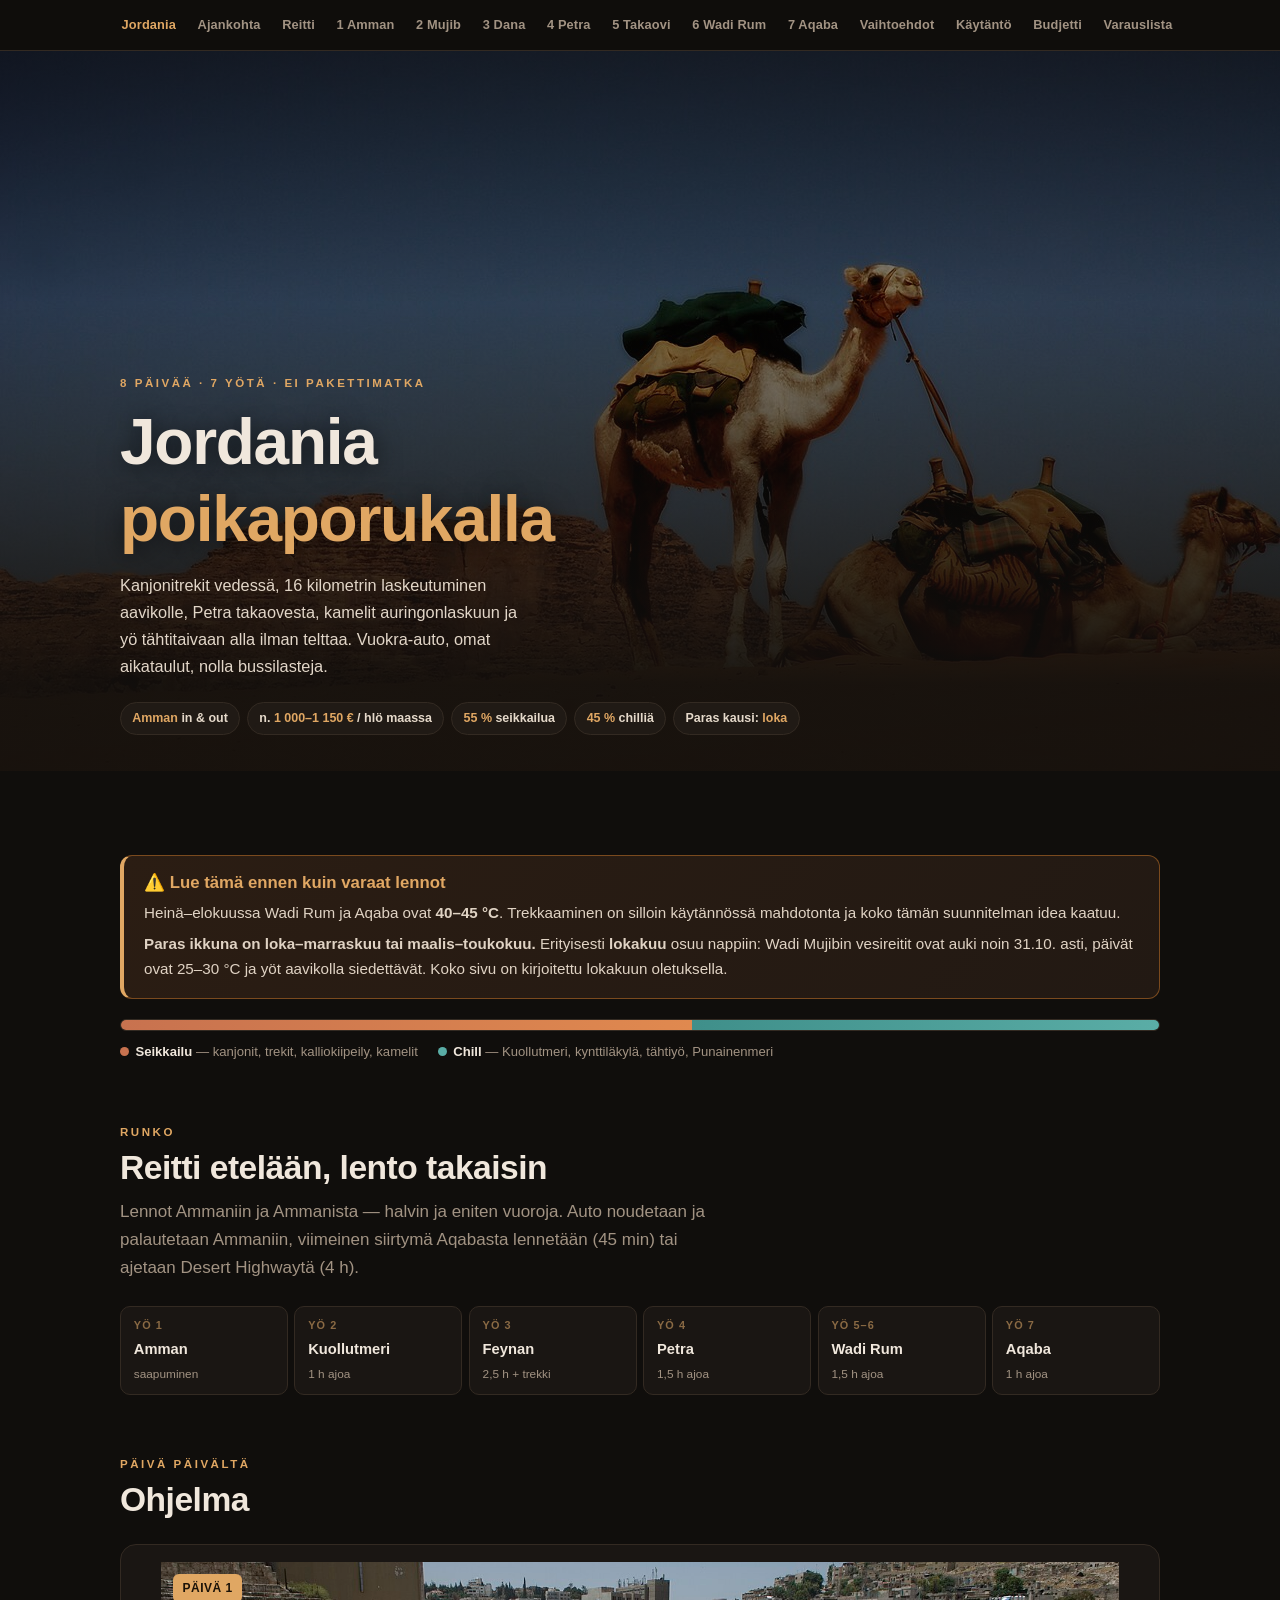
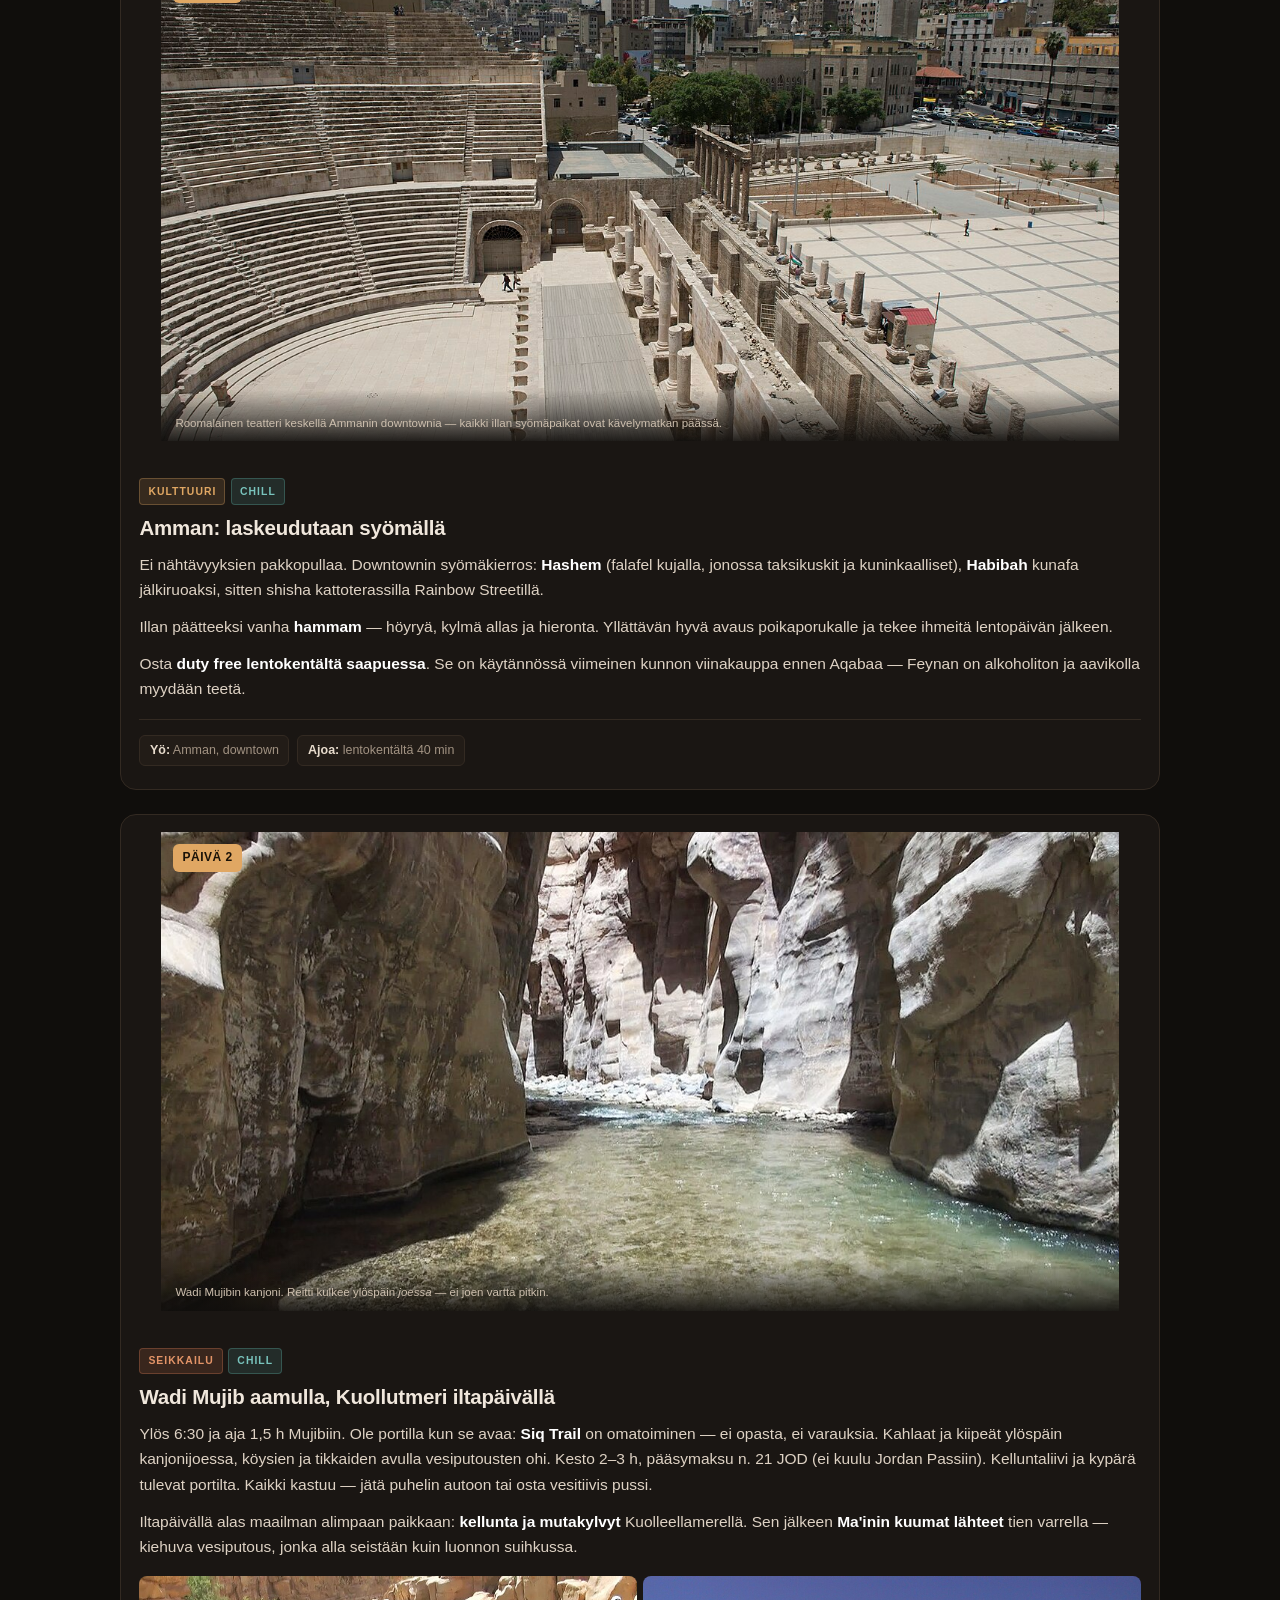
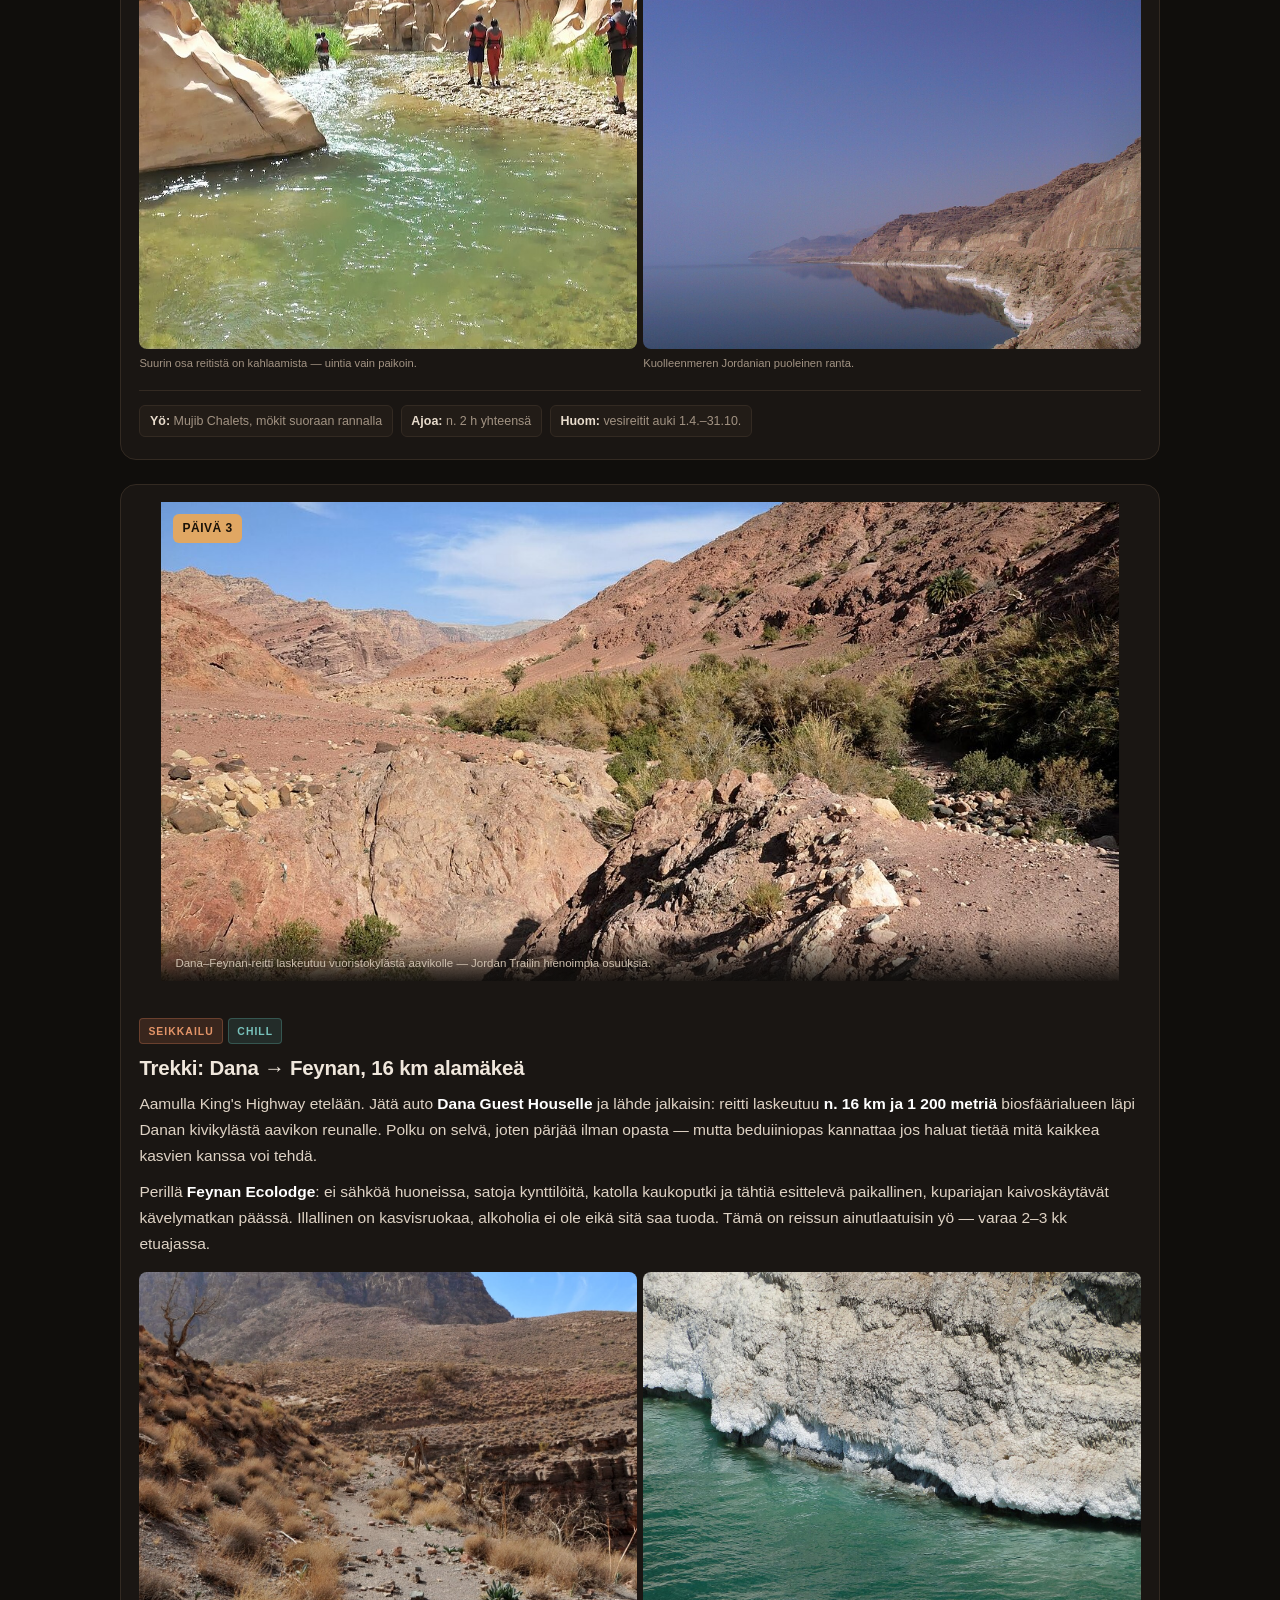
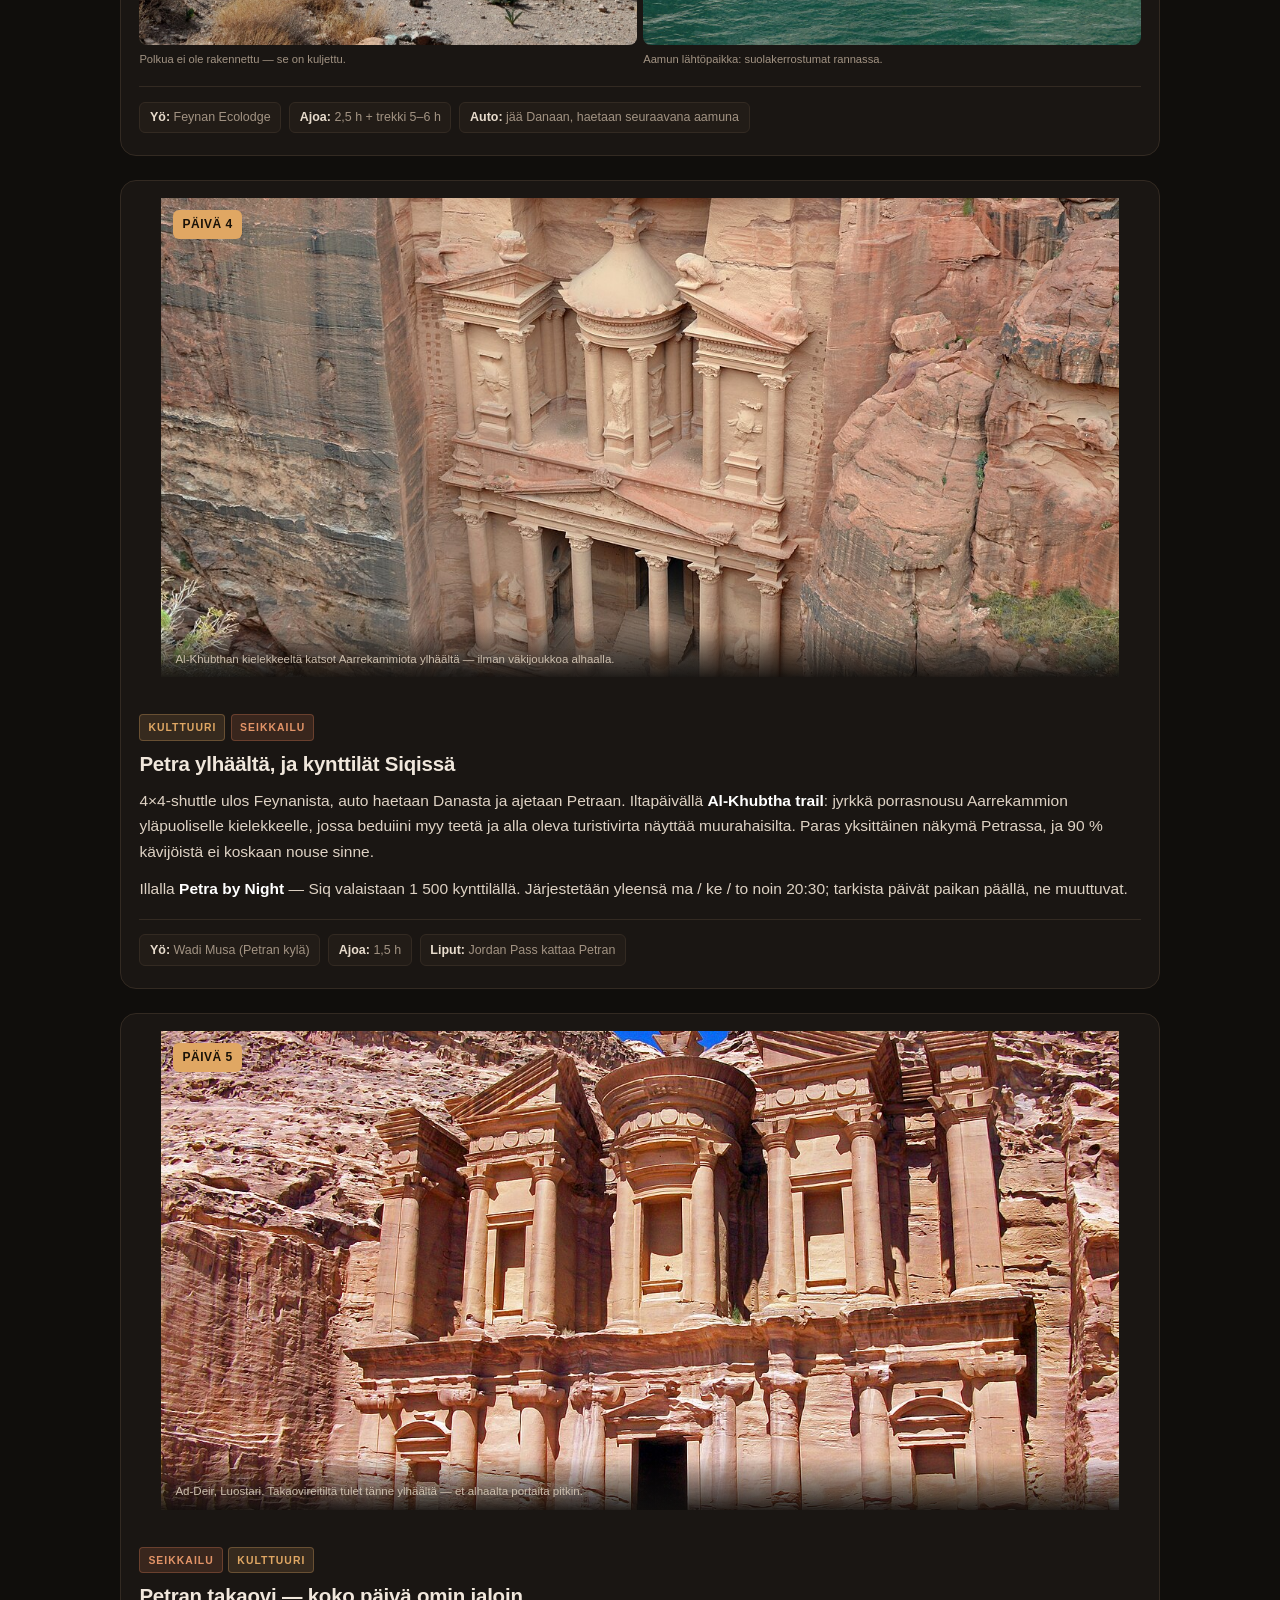
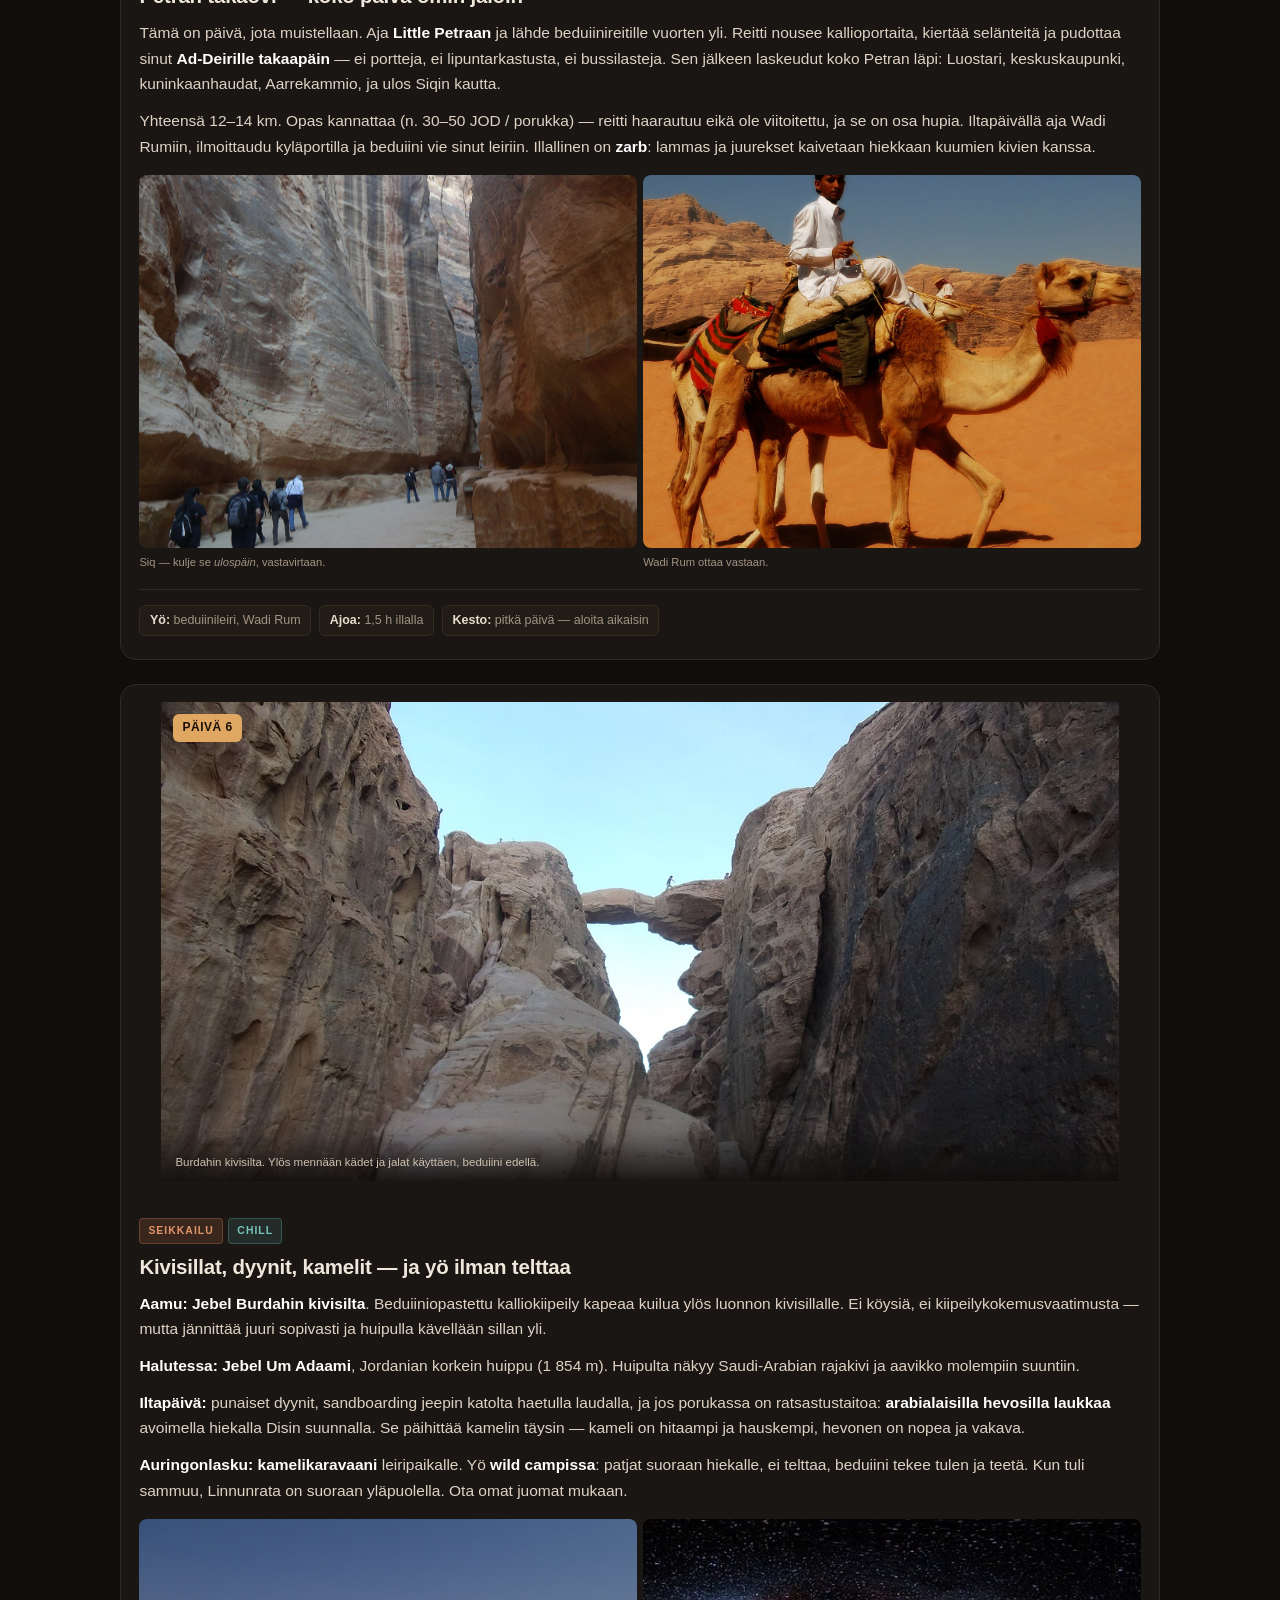
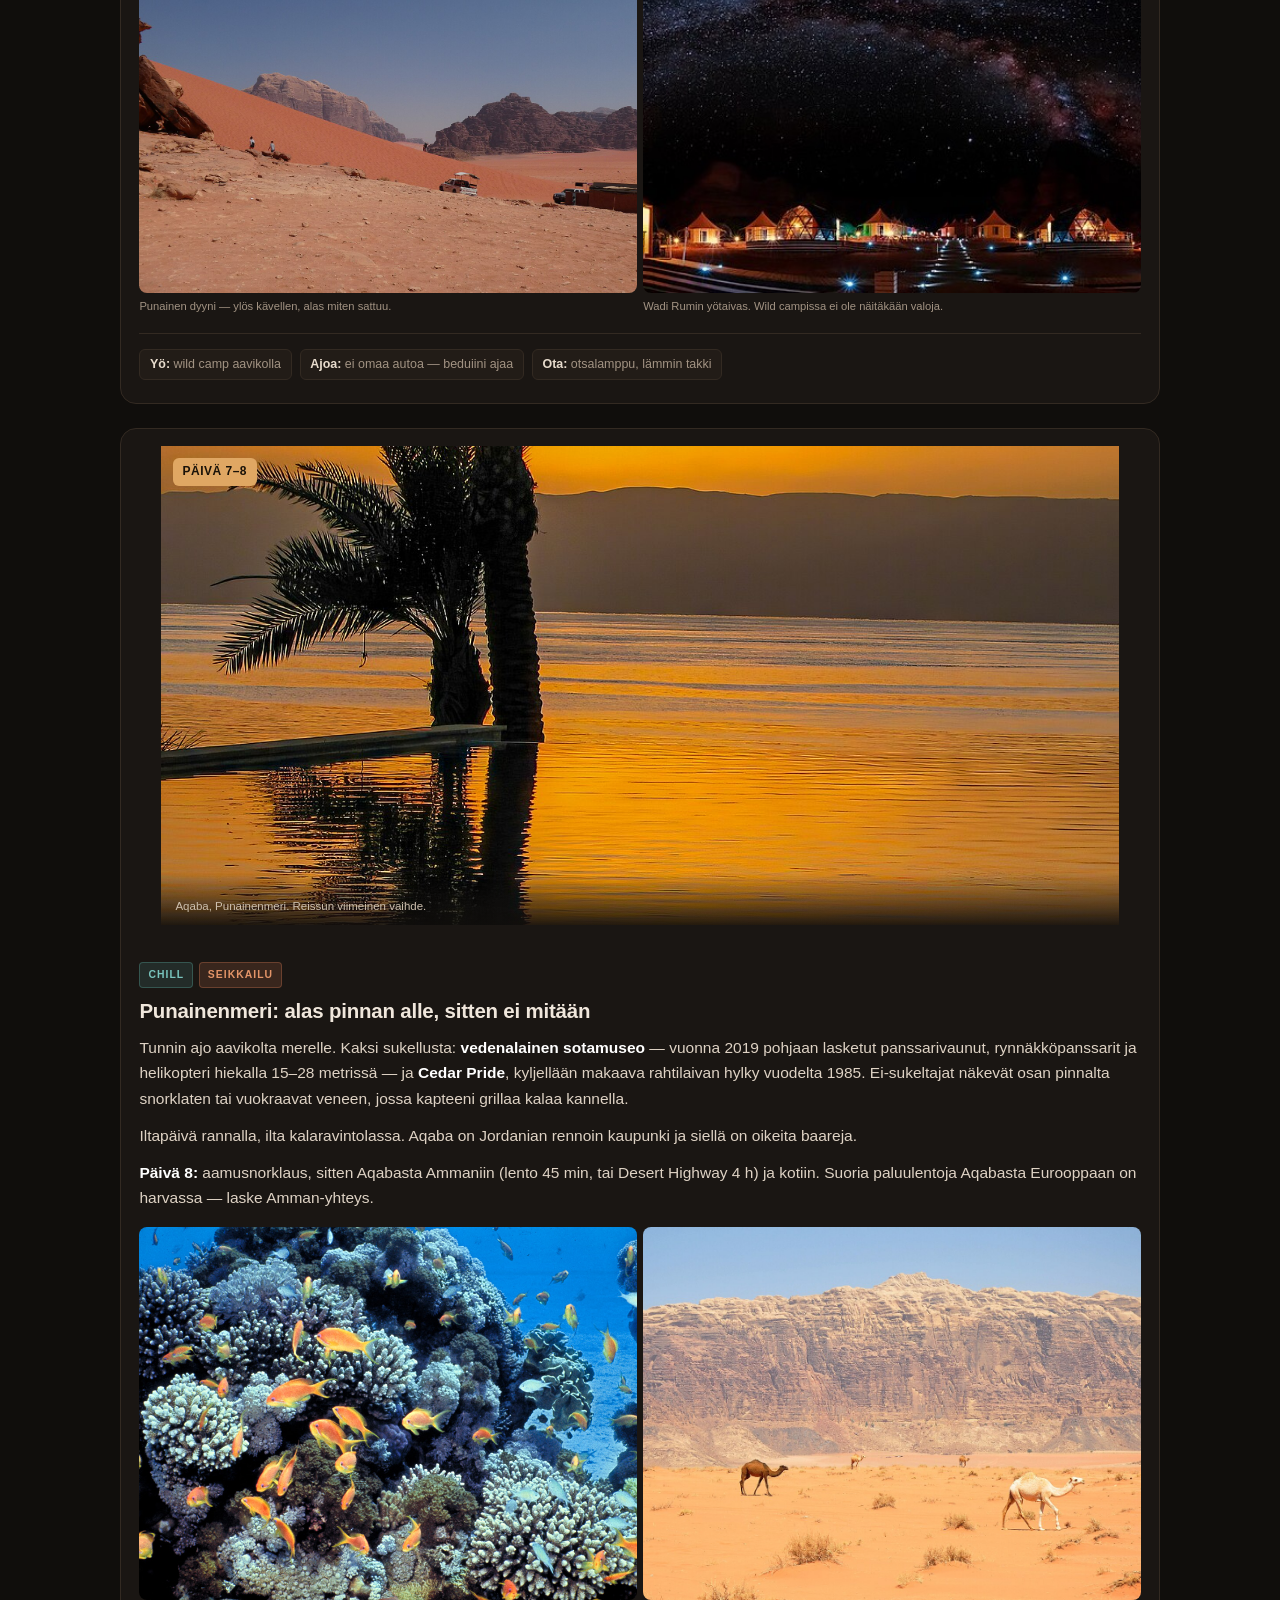
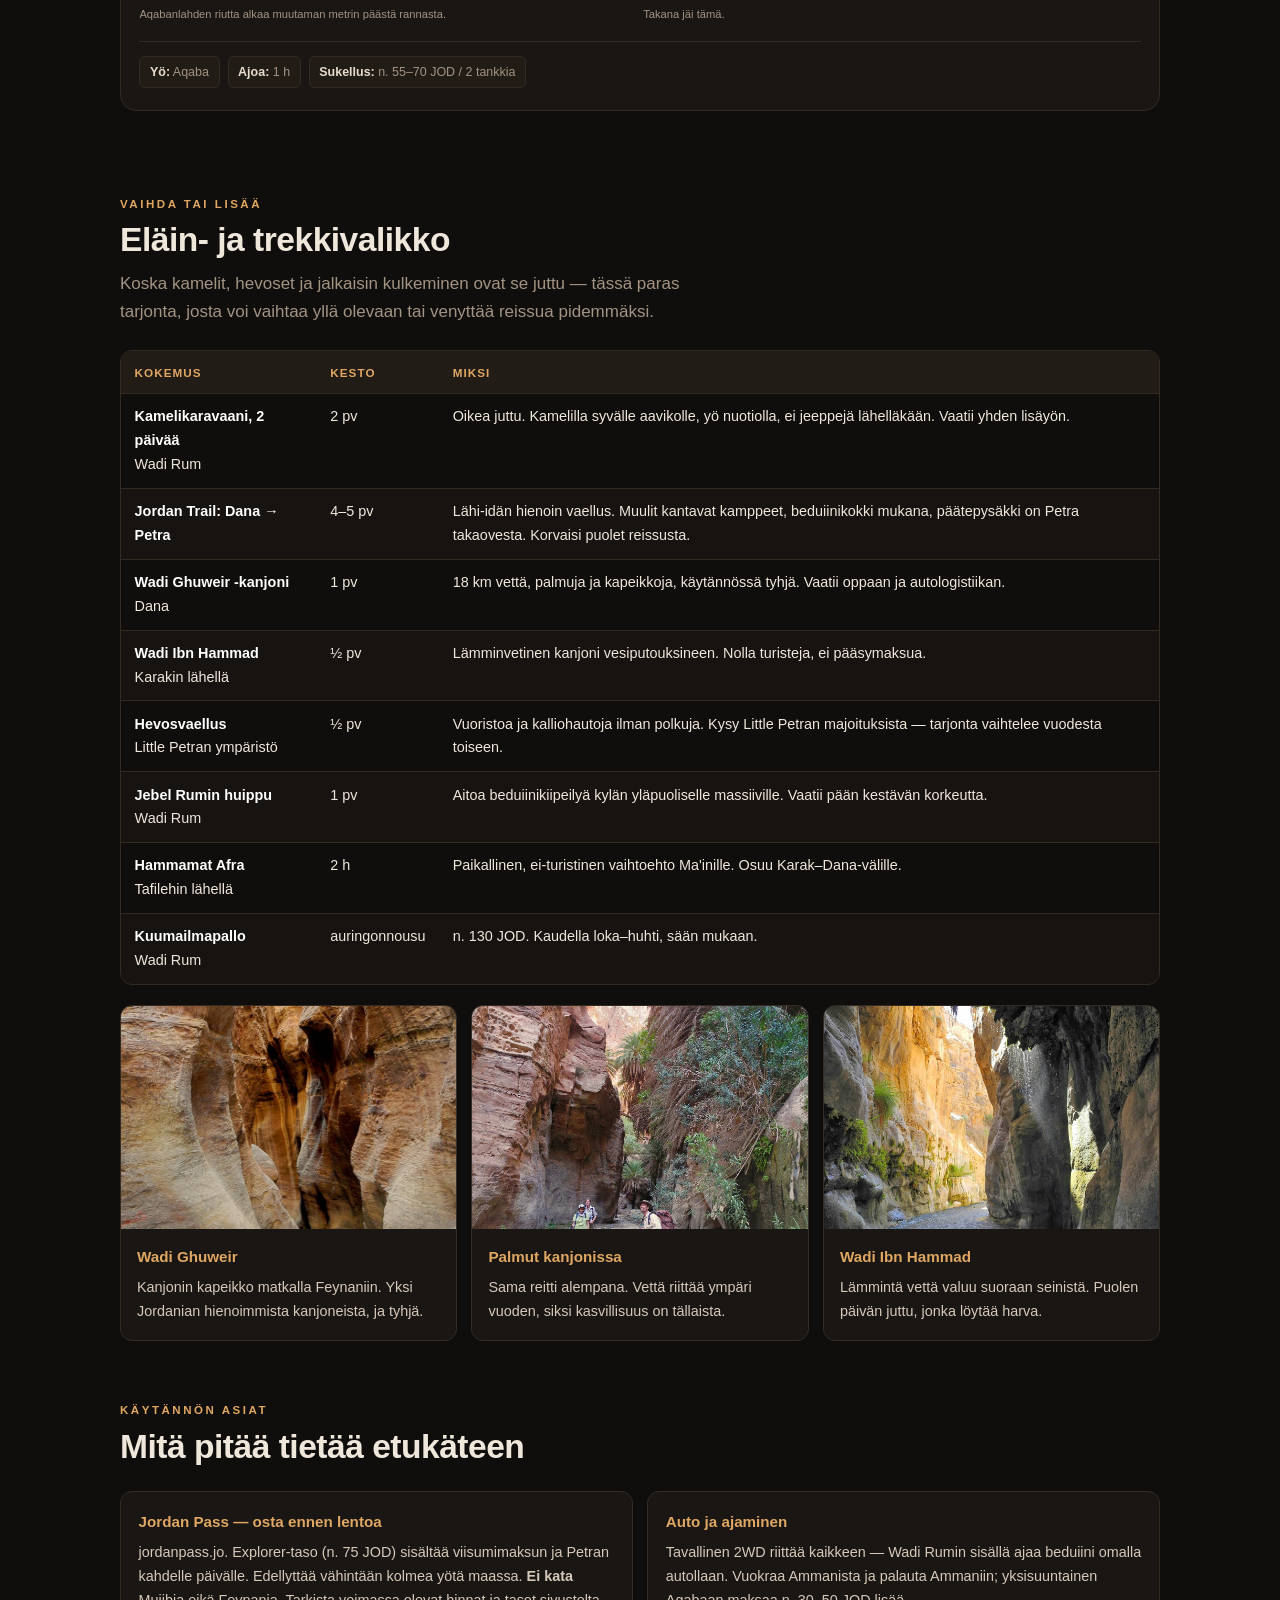
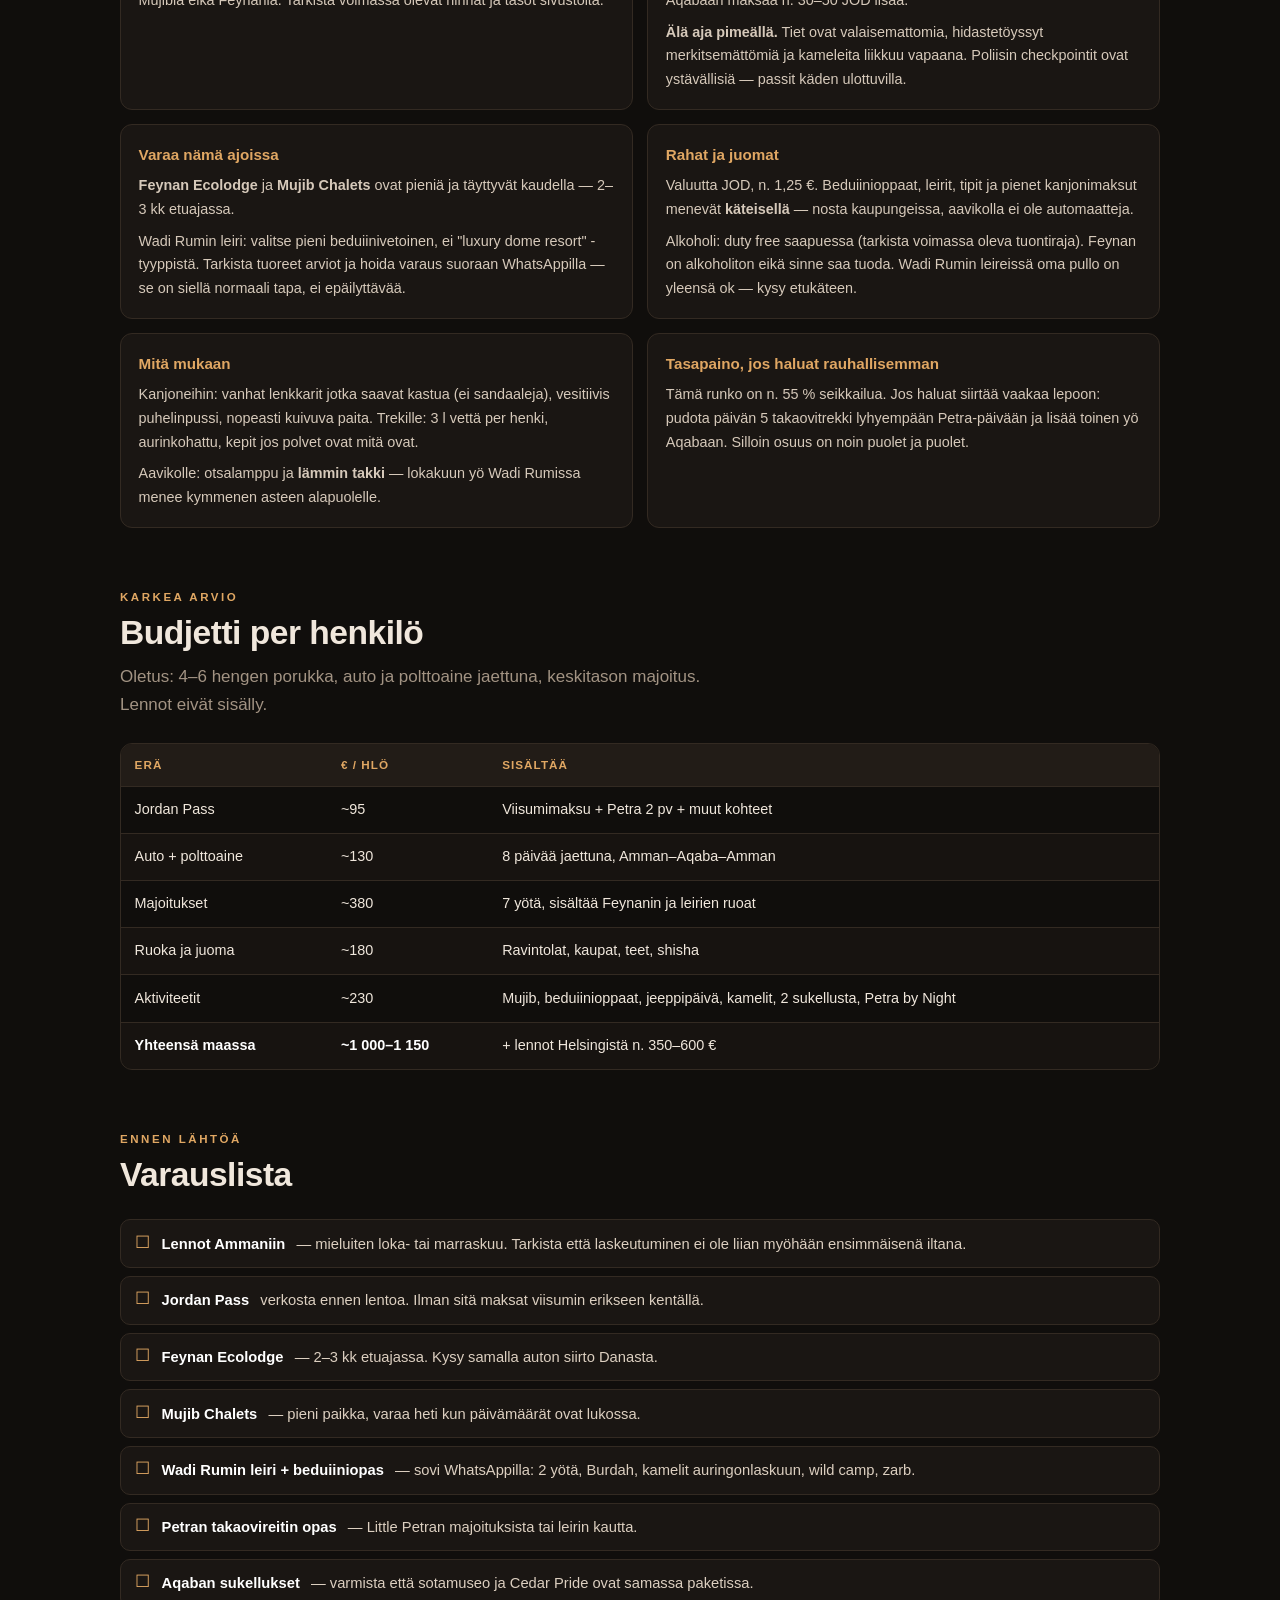
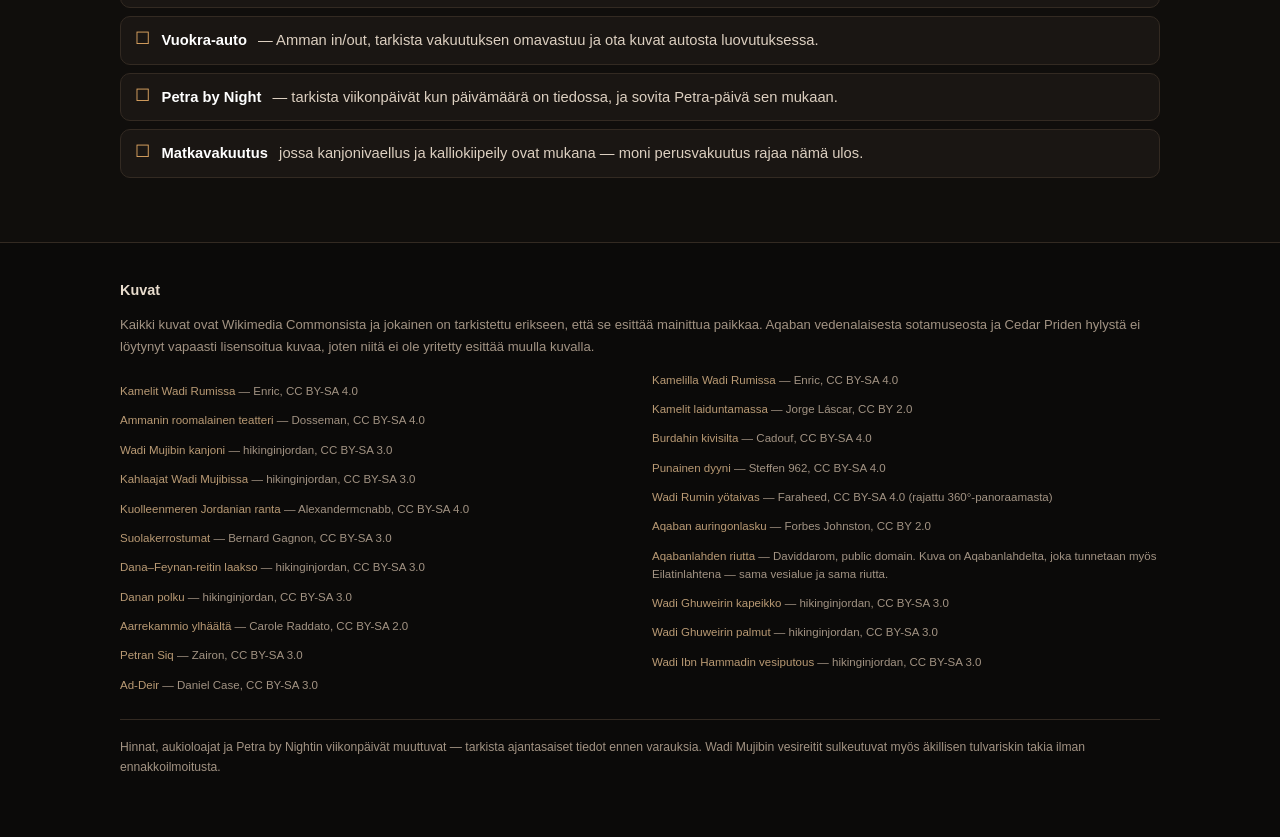
<file: index.html>
<!doctype html>
<html lang="fi">
<head>
<meta charset="utf-8">
<meta name="viewport" content="width=device-width, initial-scale=1">
<title>Jordania poikaporukalla — 8 päivää, omatoimi</title>
<meta name="description" content="Omatoiminen 8 päivän Jordanian reissu: kanjonitrekit, kamelit, Petran takaovi, Wadi Rum ja Punainenmeri. 55 % seikkailua, 45 % chilliä.">
<meta name="color-scheme" content="dark">
<meta property="og:title" content="Jordania poikaporukalla — 8 päivää, omatoimi">
<meta property="og:description" content="Kanjonitrekit, kamelit, Petran takaovi, Wadi Rum ja Punainenmeri. Ei pakettimatka.">
<meta property="og:type" content="website">
<style>
*,*::before,*::after{box-sizing:border-box}
html{-webkit-text-size-adjust:100%;scroll-behavior:smooth}
body{margin:0;background:#100e0c;color:#f0e7dc;
  font-family:-apple-system,BlinkMacSystemFont,"Segoe UI",Roboto,Helvetica,Arial,sans-serif;
  font-size:17px;line-height:1.65;-webkit-font-smoothing:antialiased}
img{max-width:100%;height:auto;display:block}
a{color:#e8b877}
h1,h2,h3{line-height:1.2;margin:0}
:root{
  --sand:#e0a763; --sand-dim:#8a6a44; --ink:#100e0c; --panel:#1a1613;
  --panel-2:#221c17; --line:#332a22; --muted:#a29383;
  --water:#5aada6; --rock:#c8724f;
}

/* ---------- nav ---------- */
.nav{position:sticky;top:0;z-index:50;background:rgba(16,14,12,.92);
  backdrop-filter:blur(10px);border-bottom:1px solid var(--line)}
.nav-in{max-width:1080px;margin:0 auto;display:flex;gap:.15rem;overflow-x:auto;
  padding:.5rem .75rem;scrollbar-width:none}
.nav-in::-webkit-scrollbar{display:none}
.nav a{flex:0 0 auto;color:var(--muted);text-decoration:none;font-size:.8rem;
  font-weight:600;padding:.4rem .6rem;border-radius:999px;white-space:nowrap;letter-spacing:.01em}
.nav a:hover,.nav a:focus{color:var(--sand);background:#221c17}
.nav a.n-home{color:var(--sand)}

/* ---------- hero ---------- */
.hero{position:relative;min-height:min(88vh,720px);display:flex;align-items:flex-end;
  overflow:hidden;background:#000}
.hero img{position:absolute;inset:0;width:100%;height:100%;object-fit:cover;opacity:.62}
.hero::after{content:"";position:absolute;inset:0;
  background:linear-gradient(180deg,rgba(16,14,12,.55) 0%,rgba(16,14,12,.1) 35%,rgba(16,14,12,.92) 88%)}
.hero-in{position:relative;z-index:2;max-width:1080px;margin:0 auto;padding:2.5rem 1.25rem 2.25rem;width:100%}
.kicker{font-size:.72rem;letter-spacing:.22em;text-transform:uppercase;color:var(--sand);
  font-weight:700;margin-bottom:.7rem}
.hero h1{font-size:clamp(2.1rem,7.5vw,4rem);font-weight:800;letter-spacing:-.02em;
  text-shadow:0 2px 24px rgba(0,0,0,.6)}
.hero h1 em{font-style:normal;color:var(--sand)}
.hero p{max-width:44ch;color:#e2d6c8;margin:.9rem 0 0;font-size:1.02rem}
.chips{display:flex;flex-wrap:wrap;gap:.45rem;margin-top:1.4rem}
.chip{background:rgba(34,28,23,.85);border:1px solid var(--line);color:#e5d9ca;
  padding:.32rem .7rem;border-radius:999px;font-size:.78rem;font-weight:600}
.chip b{color:var(--sand);font-weight:700}

/* ---------- layout ---------- */
.wrap{max-width:1080px;margin:0 auto;padding:0 1.25rem}
section{padding:3.25rem 0 .5rem}
.sec-head{margin-bottom:1.5rem}
.sec-head .kicker{margin-bottom:.4rem}
.sec-head h2{font-size:clamp(1.5rem,4.2vw,2.1rem);font-weight:800;letter-spacing:-.015em}
.sec-head p{color:var(--muted);margin:.6rem 0 0;max-width:62ch}

/* ---------- alert ---------- */
.alert{background:linear-gradient(135deg,#2b1d13,#221913);border:1px solid #7a4a1e;
  border-left:4px solid var(--sand);border-radius:12px;padding:1.1rem 1.25rem;margin:2rem 0 0}
.alert h3{font-size:1.05rem;color:var(--sand);margin-bottom:.4rem}
.alert p{margin:.35rem 0 0;color:#e0d3c4;font-size:.95rem}

/* ---------- balance bar ---------- */
.balance{margin-top:1.25rem}
.bar{display:flex;height:12px;border-radius:999px;overflow:hidden;border:1px solid var(--line)}
.bar i{display:block}
.bar .b1{width:55%;background:linear-gradient(90deg,var(--rock),#e0894f)}
.bar .b2{width:45%;background:linear-gradient(90deg,#3f8f8a,var(--water))}
.bar-key{display:flex;gap:1.25rem;flex-wrap:wrap;margin-top:.6rem;font-size:.82rem;color:var(--muted)}
.bar-key b{color:#f0e7dc}
.dot{display:inline-block;width:9px;height:9px;border-radius:50%;margin-right:.4rem}
.dot.d1{background:var(--rock)} .dot.d2{background:var(--water)}

/* ---------- route ---------- */
.route{display:flex;flex-wrap:wrap;align-items:stretch;gap:.4rem;margin-top:1.25rem}
.stop{background:var(--panel);border:1px solid var(--line);border-radius:10px;
  padding:.6rem .8rem;flex:1 1 130px;min-width:118px}
.stop .s-n{font-size:.68rem;color:var(--sand-dim);font-weight:700;letter-spacing:.1em}
.stop .s-p{font-weight:700;font-size:.92rem;margin-top:.15rem}
.stop .s-d{font-size:.74rem;color:var(--muted);margin-top:.2rem}

/* ---------- day cards ---------- */
.day{background:var(--panel);border:1px solid var(--line);border-radius:16px;
  overflow:hidden;margin-bottom:1.5rem;scroll-margin-top:60px}
.day-fig{position:relative;aspect-ratio:16/8;background:#000}
.day-fig img{width:100%;height:100%;object-fit:cover}
.day-fig figcaption{position:absolute;bottom:0;left:0;right:0;padding:1.5rem .9rem .55rem;
  font-size:.72rem;color:#cdbfae;
  background:linear-gradient(180deg,transparent,rgba(16,14,12,.9))}
.day-num{position:absolute;top:.75rem;left:.75rem;background:var(--sand);color:#1a1208;
  font-weight:800;font-size:.75rem;padding:.28rem .6rem;border-radius:6px;letter-spacing:.04em}
.day-body{padding:1.25rem 1.15rem 1.4rem}
.tags{display:flex;flex-wrap:wrap;gap:.35rem;margin-bottom:.7rem}
.tag{font-size:.65rem;font-weight:800;letter-spacing:.1em;text-transform:uppercase;
  padding:.22rem .5rem;border-radius:4px}
.t-adv{background:rgba(200,114,79,.18);color:#e39468;border:1px solid rgba(200,114,79,.35)}
.t-chill{background:rgba(90,173,166,.15);color:#79c4bd;border:1px solid rgba(90,173,166,.32)}
.t-cult{background:rgba(224,167,99,.14);color:var(--sand);border:1px solid rgba(224,167,99,.3)}
.day h3{font-size:1.28rem;font-weight:800;letter-spacing:-.01em}
.day-body p{margin:.7rem 0 0;color:#ded2c4;font-size:.97rem}
.day-body strong{color:#fff}
.meta{display:flex;flex-wrap:wrap;gap:.5rem;margin-top:1.1rem;padding-top:.9rem;
  border-top:1px solid var(--line)}
.meta span{font-size:.78rem;color:var(--muted);background:var(--panel-2);
  border:1px solid var(--line);padding:.28rem .6rem;border-radius:6px}
.meta span b{color:#e8dccd;font-weight:700}
.gal{display:grid;grid-template-columns:1fr 1fr;gap:.4rem;margin-top:1rem}
.gal figure{margin:0}
.gal img{border-radius:8px;aspect-ratio:4/3;object-fit:cover;width:100%}
.gal figcaption{font-size:.7rem;color:var(--muted);margin-top:.3rem}

/* ---------- swap table ---------- */
.tbl-wrap{overflow-x:auto;-webkit-overflow-scrolling:touch;border:1px solid var(--line);
  border-radius:12px;margin-top:1.25rem}
table{border-collapse:collapse;width:100%;min-width:560px;font-size:.9rem}
th,td{text-align:left;padding:.7rem .85rem;border-bottom:1px solid var(--line);vertical-align:top}
th{background:var(--panel-2);color:var(--sand);font-size:.73rem;letter-spacing:.09em;
  text-transform:uppercase;font-weight:800;white-space:nowrap}
tbody tr:last-child td{border-bottom:0}
tbody tr:nth-child(even){background:rgba(34,28,23,.4)}
td b{color:#fff}

/* ---------- cards grid ---------- */
.grid{display:grid;gap:.9rem;margin-top:1.25rem}
@media(min-width:640px){.grid.g2{grid-template-columns:1fr 1fr}
  .grid.g3{grid-template-columns:repeat(3,1fr)}}
.card{background:var(--panel);border:1px solid var(--line);border-radius:12px;padding:1.05rem 1.1rem}
.card h4{margin:0 0 .45rem;font-size:.95rem;color:var(--sand);font-weight:800}
.card p{margin:0;font-size:.9rem;color:#d6c9ba}
.card p+p{margin-top:.5rem}
.card.img-card{padding:0;overflow:hidden}
.card.img-card img{aspect-ratio:3/2;object-fit:cover;width:100%}
.card.img-card .cc{padding:.9rem 1rem 1.05rem}

/* ---------- checklist ---------- */
.check{list-style:none;padding:0;margin:1.25rem 0 0;display:grid;gap:.5rem}
.check li{background:var(--panel);border:1px solid var(--line);border-radius:10px;
  padding:.7rem .9rem;font-size:.92rem;display:flex;gap:.7rem;align-items:flex-start;color:#dccfc0}
.check li::before{content:"☐";color:var(--sand);font-size:1.05rem;line-height:1.3;flex:0 0 auto}
.check li b{color:#fff}

/* ---------- footer ---------- */
footer{margin-top:3.5rem;border-top:1px solid var(--line);background:#0b0a09;
  padding:2.25rem 0 3rem}
footer .wrap{color:var(--muted);font-size:.82rem}
footer h4{color:#e8dccd;font-size:.9rem;margin:0 0 .7rem}
.credits{columns:2;column-gap:1.5rem;font-size:.72rem;line-height:1.55}
@media(max-width:560px){.credits{columns:1}}
.credits a{color:#b99a74;text-decoration:none}
.credits a:hover{text-decoration:underline}
.disc{margin-top:1.5rem;padding-top:1.1rem;border-top:1px solid var(--line);font-size:.76rem}
</style>
</head>
<body>

<nav class="nav" aria-label="Sisällys">
  <div class="nav-in">
    <a href="#top" class="n-home">Jordania</a>
    <a href="#kausi">Ajankohta</a>
    <a href="#reitti">Reitti</a>
    <a href="#d1">1 Amman</a>
    <a href="#d2">2 Mujib</a>
    <a href="#d3">3 Dana</a>
    <a href="#d4">4 Petra</a>
    <a href="#d5">5 Takaovi</a>
    <a href="#d6">6 Wadi Rum</a>
    <a href="#d7">7 Aqaba</a>
    <a href="#valikko">Vaihtoehdot</a>
    <a href="#kaytanto">Käytäntö</a>
    <a href="#budjetti">Budjetti</a>
    <a href="#lista">Varauslista</a>
  </div>
</nav>

<header class="hero" id="top">
  <img src="img/rum-valley.jpg" alt="Satuloituja kameleja punaisella hiekalla Wadi Rumin kalliomuodostelmien edessä">
  <div class="hero-in">
    <div class="kicker">8 päivää · 7 yötä · ei pakettimatka</div>
    <h1>Jordania<br><em>poikaporukalla</em></h1>
    <p>Kanjonitrekit vedessä, 16 kilometrin laskeutuminen aavikolle, Petra takaovesta, kamelit auringonlaskuun ja yö tähtitaivaan alla ilman telttaa. Vuokra-auto, omat aikataulut, nolla bussilasteja.</p>
    <div class="chips">
      <span class="chip"><b>Amman</b> in &amp; out</span>
      <span class="chip">n. <b>1 000–1 150 €</b> / hlö maassa</span>
      <span class="chip"><b>55 %</b> seikkailua</span>
      <span class="chip"><b>45 %</b> chilliä</span>
      <span class="chip">Paras kausi: <b>loka</b></span>
    </div>
  </div>
</header>

<div class="wrap">

<section id="kausi">
  <div class="alert">
    <h3>⚠️ Lue tämä ennen kuin varaat lennot</h3>
    <p>Heinä–elokuussa Wadi Rum ja Aqaba ovat <strong>40–45 °C</strong>. Trekkaaminen on silloin käytännössä mahdotonta ja koko tämän suunnitelman idea kaatuu.</p>
    <p><strong>Paras ikkuna on loka–marraskuu tai maalis–toukokuu.</strong> Erityisesti <strong>lokakuu</strong> osuu nappiin: Wadi Mujibin vesireitit ovat auki noin 31.10. asti, päivät ovat 25–30 °C ja yöt aavikolla siedettävät. Koko sivu on kirjoitettu lokakuun oletuksella.</p>
  </div>

  <div class="balance">
    <div class="bar"><i class="b1"></i><i class="b2"></i></div>
    <div class="bar-key">
      <span><i class="dot d1"></i><b>Seikkailu</b> — kanjonit, trekit, kalliokiipeily, kamelit</span>
      <span><i class="dot d2"></i><b>Chill</b> — Kuollutmeri, kynttiläkylä, tähtiyö, Punainenmeri</span>
    </div>
  </div>
</section>

<section id="reitti">
  <div class="sec-head">
    <div class="kicker">Runko</div>
    <h2>Reitti etelään, lento takaisin</h2>
    <p>Lennot Ammaniin ja Ammanista — halvin ja eniten vuoroja. Auto noudetaan ja palautetaan Ammaniin, viimeinen siirtymä Aqabasta lennetään (45 min) tai ajetaan Desert Highwaytä (4 h).</p>
  </div>
  <div class="route">
    <div class="stop"><div class="s-n">YÖ 1</div><div class="s-p">Amman</div><div class="s-d">saapuminen</div></div>
    <div class="stop"><div class="s-n">YÖ 2</div><div class="s-p">Kuollutmeri</div><div class="s-d">1 h ajoa</div></div>
    <div class="stop"><div class="s-n">YÖ 3</div><div class="s-p">Feynan</div><div class="s-d">2,5 h + trekki</div></div>
    <div class="stop"><div class="s-n">YÖ 4</div><div class="s-p">Petra</div><div class="s-d">1,5 h ajoa</div></div>
    <div class="stop"><div class="s-n">YÖ 5–6</div><div class="s-p">Wadi Rum</div><div class="s-d">1,5 h ajoa</div></div>
    <div class="stop"><div class="s-n">YÖ 7</div><div class="s-p">Aqaba</div><div class="s-d">1 h ajoa</div></div>
  </div>
</section>

<section id="paivat">
  <div class="sec-head">
    <div class="kicker">Päivä päivältä</div>
    <h2>Ohjelma</h2>
  </div>

  <!-- DAY 1 -->
  <article class="day" id="d1">
    <figure class="day-fig">
      <span class="day-num">PÄIVÄ 1</span>
      <img src="img/amman-theatre.jpg" loading="lazy" alt="Ammanin roomalainen teatteri ja kaupungin talot rinteillä sen takana">
      <figcaption>Roomalainen teatteri keskellä Ammanin downtownia — kaikki illan syömäpaikat ovat kävelymatkan päässä.</figcaption>
    </figure>
    <div class="day-body">
      <div class="tags"><span class="tag t-cult">Kulttuuri</span><span class="tag t-chill">Chill</span></div>
      <h3>Amman: laskeudutaan syömällä</h3>
      <p>Ei nähtävyyksien pakkopullaa. Downtownin syömäkierros: <strong>Hashem</strong> (falafel kujalla, jonossa taksikuskit ja kuninkaalliset), <strong>Habibah</strong> kunafa jälkiruoaksi, sitten shisha kattoterassilla Rainbow Streetillä.</p>
      <p>Illan päätteeksi vanha <strong>hammam</strong> — höyryä, kylmä allas ja hieronta. Yllättävän hyvä avaus poikaporukalle ja tekee ihmeitä lentopäivän jälkeen.</p>
      <p>Osta <strong>duty free lentokentältä saapuessa</strong>. Se on käytännössä viimeinen kunnon viinakauppa ennen Aqabaa — Feynan on alkoholiton ja aavikolla myydään teetä.</p>
      <div class="meta"><span><b>Yö:</b> Amman, downtown</span><span><b>Ajoa:</b> lentokentältä 40 min</span></div>
    </div>
  </article>

  <!-- DAY 2 -->
  <article class="day" id="d2">
    <figure class="day-fig">
      <span class="day-num">PÄIVÄ 2</span>
      <img src="img/mujib-water.jpg" loading="lazy" alt="Kirkasta vettä kapean, korkeaseinäisen hiekkakivikanjonin pohjalla Wadi Mujibissa">
      <figcaption>Wadi Mujibin kanjoni. Reitti kulkee ylöspäin <em>joessa</em> — ei joen vartta pitkin.</figcaption>
    </figure>
    <div class="day-body">
      <div class="tags"><span class="tag t-adv">Seikkailu</span><span class="tag t-chill">Chill</span></div>
      <h3>Wadi Mujib aamulla, Kuollutmeri iltapäivällä</h3>
      <p>Ylös 6:30 ja aja 1,5 h Mujibiin. Ole portilla kun se avaa: <strong>Siq Trail</strong> on omatoiminen — ei opasta, ei varauksia. Kahlaat ja kiipeät ylöspäin kanjonijoessa, köysien ja tikkaiden avulla vesiputousten ohi. Kesto 2–3 h, pääsymaksu n. 21 JOD (ei kuulu Jordan Passiin). Kelluntaliivi ja kypärä tulevat portilta. Kaikki kastuu — jätä puhelin autoon tai osta vesitiivis pussi.</p>
      <p>Iltapäivällä alas maailman alimpaan paikkaan: <strong>kellunta ja mutakylvyt</strong> Kuolleellamerellä. Sen jälkeen <strong>Ma'inin kuumat lähteet</strong> tien varrella — kiehuva vesiputous, jonka alla seistään kuin luonnon suihkussa.</p>
      <div class="gal">
        <figure><img src="img/mujib-wade.jpg" loading="lazy" alt="Vaeltajia kelluntaliiveissä kahlaamassa kirkkaassa vihertävässä vedessä kanjonin pohjalla"><figcaption>Suurin osa reitistä on kahlaamista — uintia vain paikoin.</figcaption></figure>
        <figure><img src="img/deadsea-2.jpg" loading="lazy" alt="Kuolleenmeren Jordanian puoleinen ranta: tyyni sininen vesi ja suolan valkaisemat kalliot"><figcaption>Kuolleenmeren Jordanian puoleinen ranta.</figcaption></figure>
      </div>
      <div class="meta">
        <span><b>Yö:</b> Mujib Chalets, mökit suoraan rannalla</span>
        <span><b>Ajoa:</b> n. 2 h yhteensä</span>
        <span><b>Huom:</b> vesireitit auki 1.4.–31.10.</span>
      </div>
    </div>
  </article>

  <!-- DAY 3 -->
  <article class="day" id="d3">
    <figure class="day-fig">
      <span class="day-num">PÄIVÄ 3</span>
      <img src="img/dana-valley.jpg" loading="lazy" alt="Dana–Feynan-reitin laakso: punaruskeat vuorenrinteet ja vihreitä pensaita kuivassa uomassa">
      <figcaption>Dana–Feynan-reitti laskeutuu vuoristokylästä aavikolle — Jordan Trailin hienoimpia osuuksia.</figcaption>
    </figure>
    <div class="day-body">
      <div class="tags"><span class="tag t-adv">Seikkailu</span><span class="tag t-chill">Chill</span></div>
      <h3>Trekki: Dana → Feynan, 16 km alamäkeä</h3>
      <p>Aamulla King's Highway etelään. Jätä auto <strong>Dana Guest Houselle</strong> ja lähde jalkaisin: reitti laskeutuu <strong>n. 16 km ja 1 200 metriä</strong> biosfäärialueen läpi Danan kivikylästä aavikon reunalle. Polku on selvä, joten pärjää ilman opasta — mutta beduiiniopas kannattaa jos haluat tietää mitä kaikkea kasvien kanssa voi tehdä.</p>
      <p>Perillä <strong>Feynan Ecolodge</strong>: ei sähköä huoneissa, satoja kynttilöitä, katolla kaukoputki ja tähtiä esittelevä paikallinen, kupariajan kaivoskäytävät kävelymatkan päässä. Illallinen on kasvisruokaa, alkoholia ei ole eikä sitä saa tuoda. Tämä on reissun ainutlaatuisin yö — varaa 2–3 kk etuajassa.</p>
      <div class="gal">
        <figure><img src="img/dana-trail.jpg" loading="lazy" alt="Kivinen polku nousee kohti vuoren huippua Danan luonnonsuojelualueella"><figcaption>Polkua ei ole rakennettu — se on kuljettu.</figcaption></figure>
        <figure><img src="img/deadsea-1.jpg" loading="lazy" alt="Kuolleenmeren rannan suolakristallikerros turkoosin veden rajassa"><figcaption>Aamun lähtöpaikka: suolakerrostumat rannassa.</figcaption></figure>
      </div>
      <div class="meta">
        <span><b>Yö:</b> Feynan Ecolodge</span>
        <span><b>Ajoa:</b> 2,5 h + trekki 5–6 h</span>
        <span><b>Auto:</b> jää Danaan, haetaan seuraavana aamuna</span>
      </div>
    </div>
  </article>

  <!-- DAY 4 -->
  <article class="day" id="d4">
    <figure class="day-fig">
      <span class="day-num">PÄIVÄ 4</span>
      <img src="img/petra-above.jpg" loading="lazy" alt="Petran Aarrekammio kuvattuna suoraan ylhäältä kalliokielekkeeltä">
      <figcaption>Al-Khubthan kielekkeeltä katsot Aarrekammiota ylhäältä — ilman väkijoukkoa alhaalla.</figcaption>
    </figure>
    <div class="day-body">
      <div class="tags"><span class="tag t-cult">Kulttuuri</span><span class="tag t-adv">Seikkailu</span></div>
      <h3>Petra ylhäältä, ja kynttilät Siqissä</h3>
      <p>4×4-shuttle ulos Feynanista, auto haetaan Danasta ja ajetaan Petraan. Iltapäivällä <strong>Al-Khubtha trail</strong>: jyrkkä porrasnousu Aarrekammion yläpuoliselle kielekkeelle, jossa beduiini myy teetä ja alla oleva turistivirta näyttää muurahaisilta. Paras yksittäinen näkymä Petrassa, ja 90 % kävijöistä ei koskaan nouse sinne.</p>
      <p>Illalla <strong>Petra by Night</strong> — Siq valaistaan 1 500 kynttilällä. Järjestetään yleensä ma / ke / to noin 20:30; tarkista päivät paikan päällä, ne muuttuvat.</p>
      <div class="meta">
        <span><b>Yö:</b> Wadi Musa (Petran kylä)</span>
        <span><b>Ajoa:</b> 1,5 h</span>
        <span><b>Liput:</b> Jordan Pass kattaa Petran</span>
      </div>
    </div>
  </article>

  <!-- DAY 5 -->
  <article class="day" id="d5">
    <figure class="day-fig">
      <span class="day-num">PÄIVÄ 5</span>
      <img src="img/petra-deir.jpg" loading="lazy" alt="Ad-Deir eli Petran Luostari: kalliosta veistetty valtava pylväsjulkisivu, ihmiset pieninä sen edessä">
      <figcaption>Ad-Deir, Luostari. Takaovireitiltä tulet tänne ylhäältä — et alhaalta portaita pitkin.</figcaption>
    </figure>
    <div class="day-body">
      <div class="tags"><span class="tag t-adv">Seikkailu</span><span class="tag t-cult">Kulttuuri</span></div>
      <h3>Petran takaovi — koko päivä omin jaloin</h3>
      <p>Tämä on päivä, jota muistellaan. Aja <strong>Little Petraan</strong> ja lähde beduiinireitille vuorten yli. Reitti nousee kallioportaita, kiertää selänteitä ja pudottaa sinut <strong>Ad-Deirille takaapäin</strong> — ei portteja, ei lipuntarkastusta, ei bussilasteja. Sen jälkeen laskeudut koko Petran läpi: Luostari, keskuskaupunki, kuninkaanhaudat, Aarrekammio, ja ulos Siqin kautta.</p>
      <p>Yhteensä 12–14 km. Opas kannattaa (n. 30–50 JOD / porukka) — reitti haarautuu eikä ole viitoitettu, ja se on osa hupia. Iltapäivällä aja Wadi Rumiin, ilmoittaudu kyläportilla ja beduiini vie sinut leiriin. Illallinen on <strong>zarb</strong>: lammas ja juurekset kaivetaan hiekkaan kuumien kivien kanssa.</p>
      <div class="gal">
        <figure><img src="img/petra-siq.jpg" loading="lazy" alt="Kävijöitä Petran Siqissä, kymmeniä metrejä korkeiden kanjoniseinien välissä"><figcaption>Siq — kulje se <em>ulospäin</em>, vastavirtaan.</figcaption></figure>
        <figure><img src="img/camel-bedouin.jpg" loading="lazy" alt="Nuori mies ratsastaa satuloidulla kamelilla Wadi Rumin punaisella hiekalla"><figcaption>Wadi Rum ottaa vastaan.</figcaption></figure>
      </div>
      <div class="meta"><span><b>Yö:</b> beduiinileiri, Wadi Rum</span><span><b>Ajoa:</b> 1,5 h illalla</span><span><b>Kesto:</b> pitkä päivä — aloita aikaisin</span></div>
    </div>
  </article>

  <!-- DAY 6 -->
  <article class="day" id="d6">
    <figure class="day-fig">
      <span class="day-num">PÄIVÄ 6</span>
      <img src="img/rum-burdah.jpg" loading="lazy" alt="Burdahin luonnon kivisilta kaartuu kahden kalliojyrkänteen välissä, sillalla seisoo pieni hahmo">
      <figcaption>Burdahin kivisilta. Ylös mennään kädet ja jalat käyttäen, beduiini edellä.</figcaption>
    </figure>
    <div class="day-body">
      <div class="tags"><span class="tag t-adv">Seikkailu</span><span class="tag t-chill">Chill</span></div>
      <h3>Kivisillat, dyynit, kamelit — ja yö ilman telttaa</h3>
      <p><strong>Aamu:</strong> <strong>Jebel Burdahin kivisilta</strong>. Beduiiniopastettu kalliokiipeily kapeaa kuilua ylös luonnon kivisillalle. Ei köysiä, ei kiipeilykokemusvaatimusta — mutta jännittää juuri sopivasti ja huipulla kävellään sillan yli.</p>
      <p><strong>Halutessa:</strong> <strong>Jebel Um Adaami</strong>, Jordanian korkein huippu (1 854 m). Huipulta näkyy Saudi-Arabian rajakivi ja aavikko molempiin suuntiin.</p>
      <p><strong>Iltapäivä:</strong> punaiset dyynit, sandboarding jeepin katolta haetulla laudalla, ja jos porukassa on ratsastustaitoa: <strong>arabialaisilla hevosilla laukkaa</strong> avoimella hiekalla Disin suunnalla. Se päihittää kamelin täysin — kameli on hitaampi ja hauskempi, hevonen on nopea ja vakava.</p>
      <p><strong>Auringonlasku:</strong> <strong>kamelikaravaani</strong> leiripaikalle. Yö <strong>wild campissa</strong>: patjat suoraan hiekalle, ei telttaa, beduiini tekee tulen ja teetä. Kun tuli sammuu, Linnunrata on suoraan yläpuolella. Ota omat juomat mukaan.</p>
      <div class="gal">
        <figure><img src="img/rum-dune.jpg" loading="lazy" alt="Ihmisiä kiipeämässä jyrkkää punaista hiekkadyyniä, jeeppejä alhaalla ja Wadi Rumin kalliot takana"><figcaption>Punainen dyyni — ylös kävellen, alas miten sattuu.</figcaption></figure>
        <figure><img src="img/rum-night-crop.jpg" loading="lazy" alt="Linnunrata kaartuu tähtitaivaalla valaistun aavikkoleirin yllä Wadi Rumissa"><figcaption>Wadi Rumin yötaivas. Wild campissa ei ole näitäkään valoja.</figcaption></figure>
      </div>
      <div class="meta"><span><b>Yö:</b> wild camp aavikolla</span><span><b>Ajoa:</b> ei omaa autoa — beduiini ajaa</span><span><b>Ota:</b> otsalamppu, lämmin takki</span></div>
    </div>
  </article>

  <!-- DAY 7 -->
  <article class="day" id="d7">
    <figure class="day-fig">
      <span class="day-num">PÄIVÄ 7–8</span>
      <img src="img/aqaba-2.jpg" loading="lazy" alt="Palmut siluettina oranssissa auringonlaskussa tyynen veden yllä Aqabassa">
      <figcaption>Aqaba, Punainenmeri. Reissun viimeinen vaihde.</figcaption>
    </figure>
    <div class="day-body">
      <div class="tags"><span class="tag t-chill">Chill</span><span class="tag t-adv">Seikkailu</span></div>
      <h3>Punainenmeri: alas pinnan alle, sitten ei mitään</h3>
      <p>Tunnin ajo aavikolta merelle. Kaksi sukellusta: <strong>vedenalainen sotamuseo</strong> — vuonna 2019 pohjaan lasketut panssarivaunut, rynnäkköpanssarit ja helikopteri hiekalla 15–28 metrissä — ja <strong>Cedar Pride</strong>, kyljellään makaava rahtilaivan hylky vuodelta 1985. Ei-sukeltajat näkevät osan pinnalta snorklaten tai vuokraavat veneen, jossa kapteeni grillaa kalaa kannella.</p>
      <p>Iltapäivä rannalla, ilta kalaravintolassa. Aqaba on Jordanian rennoin kaupunki ja siellä on oikeita baareja.</p>
      <p><strong>Päivä 8:</strong> aamusnorklaus, sitten Aqabasta Ammaniin (lento 45 min, tai Desert Highway 4 h) ja kotiin. Suoria paluulentoja Aqabasta Eurooppaan on harvassa — laske Amman-yhteys.</p>
      <div class="gal">
        <figure><img src="img/aqaba-coral.jpg" loading="lazy" alt="Värikäs koralliriutta ja parvi oransseja kaloja Punaisellamerellä"><figcaption>Aqabanlahden riutta alkaa muutaman metrin päästä rannasta.</figcaption></figure>
        <figure><img src="img/camels-rum.jpg" loading="lazy" alt="Kaksi kamelia laiduntamassa punaisella hiekalla suuren kalliojyrkänteen edessä"><figcaption>Takana jäi tämä.</figcaption></figure>
      </div>
      <div class="meta"><span><b>Yö:</b> Aqaba</span><span><b>Ajoa:</b> 1 h</span><span><b>Sukellus:</b> n. 55–70 JOD / 2 tankkia</span></div>
    </div>
  </article>
</section>

<section id="valikko">
  <div class="sec-head">
    <div class="kicker">Vaihda tai lisää</div>
    <h2>Eläin- ja trekkivalikko</h2>
    <p>Koska kamelit, hevoset ja jalkaisin kulkeminen ovat se juttu — tässä paras tarjonta, josta voi vaihtaa yllä olevaan tai venyttää reissua pidemmäksi.</p>
  </div>
  <div class="tbl-wrap">
  <table>
    <thead><tr><th>Kokemus</th><th>Kesto</th><th>Miksi</th></tr></thead>
    <tbody>
      <tr><td><b>Kamelikaravaani, 2 päivää</b><br>Wadi Rum</td><td>2 pv</td><td>Oikea juttu. Kamelilla syvälle aavikolle, yö nuotiolla, ei jeeppejä lähelläkään. Vaatii yhden lisäyön.</td></tr>
      <tr><td><b>Jordan Trail: Dana → Petra</b></td><td>4–5 pv</td><td>Lähi-idän hienoin vaellus. Muulit kantavat kamppeet, beduiinikokki mukana, päätepysäkki on Petra takaovesta. Korvaisi puolet reissusta.</td></tr>
      <tr><td><b>Wadi Ghuweir -kanjoni</b><br>Dana</td><td>1 pv</td><td>18 km vettä, palmuja ja kapeikkoja, käytännössä tyhjä. Vaatii oppaan ja autologistiikan.</td></tr>
      <tr><td><b>Wadi Ibn Hammad</b><br>Karakin lähellä</td><td>½ pv</td><td>Lämminvetinen kanjoni vesiputouksineen. Nolla turisteja, ei pääsymaksua.</td></tr>
      <tr><td><b>Hevosvaellus</b><br>Little Petran ympäristö</td><td>½ pv</td><td>Vuoristoa ja kalliohautoja ilman polkuja. Kysy Little Petran majoituksista — tarjonta vaihtelee vuodesta toiseen.</td></tr>
      <tr><td><b>Jebel Rumin huippu</b><br>Wadi Rum</td><td>1 pv</td><td>Aitoa beduiinikiipeilyä kylän yläpuoliselle massiiville. Vaatii pään kestävän korkeutta.</td></tr>
      <tr><td><b>Hammamat Afra</b><br>Tafilehin lähellä</td><td>2 h</td><td>Paikallinen, ei-turistinen vaihtoehto Ma'inille. Osuu Karak–Dana-välille.</td></tr>
      <tr><td><b>Kuumailmapallo</b><br>Wadi Rum</td><td>auringonnousu</td><td>n. 130 JOD. Kaudella loka–huhti, sään mukaan.</td></tr>
    </tbody>
  </table>
  </div>

  <div class="grid g3">
    <div class="card img-card">
      <img src="img/ghuweir-siq.jpg" loading="lazy" alt="Kapea oranssi hiekkakivikanjoni, jonka seinät kaartuvat lähes kiinni toisiinsa">
      <div class="cc"><h4>Wadi Ghuweir</h4><p>Kanjonin kapeikko matkalla Feynaniin. Yksi Jordanian hienoimmista kanjoneista, ja tyhjä.</p></div>
    </div>
    <div class="card img-card">
      <img src="img/ghuweir-oasis.jpg" loading="lazy" alt="Kaksi vaeltajaa kanjonin pohjalla, seinillä palmuja ja tiheää kasvillisuutta">
      <div class="cc"><h4>Palmut kanjonissa</h4><p>Sama reitti alempana. Vettä riittää ympäri vuoden, siksi kasvillisuus on tällaista.</p></div>
    </div>
    <div class="card img-card">
      <img src="img/hammad-falls.jpg" loading="lazy" alt="Vesi valuu tummaa kanjoniseinää alas kirkkaasti valaistun kalliojyrkänteen vierellä">
      <div class="cc"><h4>Wadi Ibn Hammad</h4><p>Lämmintä vettä valuu suoraan seinistä. Puolen päivän juttu, jonka löytää harva.</p></div>
    </div>
  </div>
</section>

<section id="kaytanto">
  <div class="sec-head">
    <div class="kicker">Käytännön asiat</div>
    <h2>Mitä pitää tietää etukäteen</h2>
  </div>
  <div class="grid g2">
    <div class="card">
      <h4>Jordan Pass — osta ennen lentoa</h4>
      <p>jordanpass.jo. Explorer-taso (n. 75 JOD) sisältää viisumimaksun ja Petran kahdelle päivälle. Edellyttää vähintään kolmea yötä maassa. <strong>Ei kata</strong> Mujibia eikä Feynania. Tarkista voimassa olevat hinnat ja tasot sivustolta.</p>
    </div>
    <div class="card">
      <h4>Auto ja ajaminen</h4>
      <p>Tavallinen 2WD riittää kaikkeen — Wadi Rumin sisällä ajaa beduiini omalla autollaan. Vuokraa Ammanista ja palauta Ammaniin; yksisuuntainen Aqabaan maksaa n. 30–50 JOD lisää.</p>
      <p><strong>Älä aja pimeällä.</strong> Tiet ovat valaisemattomia, hidastetöyssyt merkitsemättömiä ja kameleita liikkuu vapaana. Poliisin checkpointit ovat ystävällisiä — passit käden ulottuvilla.</p>
    </div>
    <div class="card">
      <h4>Varaa nämä ajoissa</h4>
      <p><strong>Feynan Ecolodge</strong> ja <strong>Mujib Chalets</strong> ovat pieniä ja täyttyvät kaudella — 2–3 kk etuajassa.</p>
      <p>Wadi Rumin leiri: valitse pieni beduiinivetoinen, ei "luxury dome resort" -tyyppistä. Tarkista tuoreet arviot ja hoida varaus suoraan WhatsAppilla — se on siellä normaali tapa, ei epäilyttävää.</p>
    </div>
    <div class="card">
      <h4>Rahat ja juomat</h4>
      <p>Valuutta JOD, n. 1,25 €. Beduiinioppaat, leirit, tipit ja pienet kanjonimaksut menevät <strong>käteisellä</strong> — nosta kaupungeissa, aavikolla ei ole automaatteja.</p>
      <p>Alkoholi: duty free saapuessa (tarkista voimassa oleva tuontiraja). Feynan on alkoholiton eikä sinne saa tuoda. Wadi Rumin leireissä oma pullo on yleensä ok — kysy etukäteen.</p>
    </div>
    <div class="card">
      <h4>Mitä mukaan</h4>
      <p>Kanjoneihin: vanhat lenkkarit jotka saavat kastua (ei sandaaleja), vesitiivis puhelinpussi, nopeasti kuivuva paita. Trekille: 3 l vettä per henki, aurinkohattu, kepit jos polvet ovat mitä ovat.</p>
      <p>Aavikolle: otsalamppu ja <strong>lämmin takki</strong> — lokakuun yö Wadi Rumissa menee kymmenen asteen alapuolelle.</p>
    </div>
    <div class="card">
      <h4>Tasapaino, jos haluat rauhallisemman</h4>
      <p>Tämä runko on n. 55 % seikkailua. Jos haluat siirtää vaakaa lepoon: pudota päivän 5 takaovitrekki lyhyempään Petra-päivään ja lisää toinen yö Aqabaan. Silloin osuus on noin puolet ja puolet.</p>
    </div>
  </div>
</section>

<section id="budjetti">
  <div class="sec-head">
    <div class="kicker">Karkea arvio</div>
    <h2>Budjetti per henkilö</h2>
    <p>Oletus: 4–6 hengen porukka, auto ja polttoaine jaettuna, keskitason majoitus. Lennot eivät sisälly.</p>
  </div>
  <div class="tbl-wrap">
  <table>
    <thead><tr><th>Erä</th><th>€ / hlö</th><th>Sisältää</th></tr></thead>
    <tbody>
      <tr><td>Jordan Pass</td><td>~95</td><td>Viisumimaksu + Petra 2 pv + muut kohteet</td></tr>
      <tr><td>Auto + polttoaine</td><td>~130</td><td>8 päivää jaettuna, Amman–Aqaba–Amman</td></tr>
      <tr><td>Majoitukset</td><td>~380</td><td>7 yötä, sisältää Feynanin ja leirien ruoat</td></tr>
      <tr><td>Ruoka ja juoma</td><td>~180</td><td>Ravintolat, kaupat, teet, shisha</td></tr>
      <tr><td>Aktiviteetit</td><td>~230</td><td>Mujib, beduiinioppaat, jeeppipäivä, kamelit, 2 sukellusta, Petra by Night</td></tr>
      <tr><td><b>Yhteensä maassa</b></td><td><b>~1 000–1 150</b></td><td>+ lennot Helsingistä n. 350–600 €</td></tr>
    </tbody>
  </table>
  </div>
</section>

<section id="lista">
  <div class="sec-head">
    <div class="kicker">Ennen lähtöä</div>
    <h2>Varauslista</h2>
  </div>
  <ul class="check">
    <li><b>Lennot Ammaniin</b> — mieluiten loka- tai marraskuu. Tarkista että laskeutuminen ei ole liian myöhään ensimmäisenä iltana.</li>
    <li><b>Jordan Pass</b> verkosta ennen lentoa. Ilman sitä maksat viisumin erikseen kentällä.</li>
    <li><b>Feynan Ecolodge</b> — 2–3 kk etuajassa. Kysy samalla auton siirto Danasta.</li>
    <li><b>Mujib Chalets</b> — pieni paikka, varaa heti kun päivämäärät ovat lukossa.</li>
    <li><b>Wadi Rumin leiri + beduiiniopas</b> — sovi WhatsAppilla: 2 yötä, Burdah, kamelit auringonlaskuun, wild camp, zarb.</li>
    <li><b>Petran takaovireitin opas</b> — Little Petran majoituksista tai leirin kautta.</li>
    <li><b>Aqaban sukellukset</b> — varmista että sotamuseo ja Cedar Pride ovat samassa paketissa.</li>
    <li><b>Vuokra-auto</b> — Amman in/out, tarkista vakuutuksen omavastuu ja ota kuvat autosta luovutuksessa.</li>
    <li><b>Petra by Night</b> — tarkista viikonpäivät kun päivämäärä on tiedossa, ja sovita Petra-päivä sen mukaan.</li>
    <li><b>Matkavakuutus</b> jossa kanjonivaellus ja kalliokiipeily ovat mukana — moni perusvakuutus rajaa nämä ulos.</li>
  </ul>
</section>

</div>

<footer>
  <div class="wrap">
    <h4>Kuvat</h4>
    <p style="margin:0 0 .9rem">Kaikki kuvat ovat Wikimedia Commonsista ja jokainen on tarkistettu erikseen, että se esittää mainittua paikkaa. Aqaban vedenalaisesta sotamuseosta ja Cedar Priden hylystä ei löytynyt vapaasti lisensoitua kuvaa, joten niitä ei ole yritetty esittää muulla kuvalla.</p>
    <div class="credits">
      <p><a href="https://commons.wikimedia.org/wiki/File:60_Camells_a_la_vall_d%27Um_Ixr%C3%ADn_(Wadi_Ram).jpg">Kamelit Wadi Rumissa</a> — Enric, CC BY-SA 4.0</p>
      <p><a href="https://commons.wikimedia.org/wiki/File:Roman_Theatre_in_Amman_0188.jpg">Ammanin roomalainen teatteri</a> — Dosseman, CC BY-SA 4.0</p>
      <p><a href="https://commons.wikimedia.org/wiki/File:18_Wadi_Mujib_Malaqi_Trail_-_Crystal-Clear_Water_-_panoramio.jpg">Wadi Mujibin kanjoni</a> — hikinginjordan, CC BY-SA 3.0</p>
      <p><a href="https://commons.wikimedia.org/wiki/File:10_Wadi_Mujib_Malaqi_Trail_-_Shallow_Water_You_Do_Not_Need_to_Swim_-_panoramio.jpg">Kahlaajat Wadi Mujibissa</a> — hikinginjordan, CC BY-SA 3.0</p>
      <p><a href="https://commons.wikimedia.org/wiki/File:Dead_Sea,_Jordanian_Shore.jpg">Kuolleenmeren Jordanian ranta</a> — Alexandermcnabb, CC BY-SA 4.0</p>
      <p><a href="https://commons.wikimedia.org/wiki/File:Dead_Sea,_Jordan_02.jpg">Suolakerrostumat</a> — Bernard Gagnon, CC BY-SA 3.0</p>
      <p><a href="https://commons.wikimedia.org/wiki/File:28_Dana_Feynan_Trail_-_View_of_the_Valley_-_panoramio.jpg">Dana–Feynan-reitin laakso</a> — hikinginjordan, CC BY-SA 3.0</p>
      <p><a href="https://commons.wikimedia.org/wiki/File:25_Dana_Feynan_Trail_-_Trail_Path_-_panoramio.jpg">Danan polku</a> — hikinginjordan, CC BY-SA 3.0</p>
      <p><a href="https://commons.wikimedia.org/wiki/File:The_Treasury_from_above,_Petra,_Jordan_(34247879312).jpg">Aarrekammio ylhäältä</a> — Carole Raddato, CC BY-SA 2.0</p>
      <p><a href="https://commons.wikimedia.org/wiki/File:Petra_Siq_08.JPG">Petran Siq</a> — Zairon, CC BY-SA 3.0</p>
      <p><a href="https://commons.wikimedia.org/wiki/File:Ad-Deir,_Petra,_Jordan.jpg">Ad-Deir</a> — Daniel Case, CC BY-SA 3.0</p>
      <p><a href="https://commons.wikimedia.org/wiki/File:62_Bedu%C3%AD_dalt_de_camell_a_la_vall_d%27Um_Ixr%C3%ADn_(Wadi_Ram).jpg">Kamelilla Wadi Rumissa</a> — Enric, CC BY-SA 4.0</p>
      <p><a href="https://commons.wikimedia.org/wiki/File:Camels_-_Wadi_Rum_(12465183844).jpg">Kamelit laiduntamassa</a> — Jorge Láscar, CC BY 2.0</p>
      <p><a href="https://commons.wikimedia.org/wiki/File:Burdah_Rock_Bridge.jpg">Burdahin kivisilta</a> — Cadouf, CC BY-SA 4.0</p>
      <p><a href="https://commons.wikimedia.org/wiki/File:2019_Israel_Jordanien_0744_Wadi_Rum_-_Red_Sand_Dune.JPG">Punainen dyyni</a> — Steffen 962, CC BY-SA 4.0</p>
      <p><a href="https://commons.wikimedia.org/wiki/File:Night_Panorama_in_Wadi_Rum.jpg">Wadi Rumin yötaivas</a> — Faraheed, CC BY-SA 4.0 (rajattu 360°-panoraamasta)</p>
      <p><a href="https://commons.wikimedia.org/wiki/File:2023_(challenge_No._3_-_old_unpublished_pics_)_-_Day_250_-_Palm_reflections_at_sunset,_Aqaba,_Jordan_2008_-_Flickr_-_ambabheg.jpg">Aqaban auringonlasku</a> — Forbes Johnston, CC BY 2.0</p>
      <p><a href="https://commons.wikimedia.org/wiki/File:Gulf_of_Eilat_(Red_Sea)_coral_reefs.jpg">Aqabanlahden riutta</a> — Daviddarom, public domain. Kuva on Aqabanlahdelta, joka tunnetaan myös Eilatinlahtena — sama vesialue ja sama riutta.</p>
      <p><a href="https://commons.wikimedia.org/wiki/File:15_Wadi_Ghuweir_Trail_to_Feynan_-_In_the_Siq_-_panoramio.jpg">Wadi Ghuweirin kapeikko</a> — hikinginjordan, CC BY-SA 3.0</p>
      <p><a href="https://commons.wikimedia.org/wiki/File:19_Wadi_Ghuweir_Trail_to_Feynan_-_In_the_Oasis_-_panoramio.jpg">Wadi Ghuweirin palmut</a> — hikinginjordan, CC BY-SA 3.0</p>
      <p><a href="https://commons.wikimedia.org/wiki/File:15_Wadi_Bin_Hammad_Tropical_Rain_Forest_Trail_-_Waterfalls_-_panoramio.jpg">Wadi Ibn Hammadin vesiputous</a> — hikinginjordan, CC BY-SA 3.0</p>
    </div>
    <p class="disc">Hinnat, aukioloajat ja Petra by Nightin viikonpäivät muuttuvat — tarkista ajantasaiset tiedot ennen varauksia. Wadi Mujibin vesireitit sulkeutuvat myös äkillisen tulvariskin takia ilman ennakkoilmoitusta.</p>
  </div>
</footer>

</body>
</html>
</file>
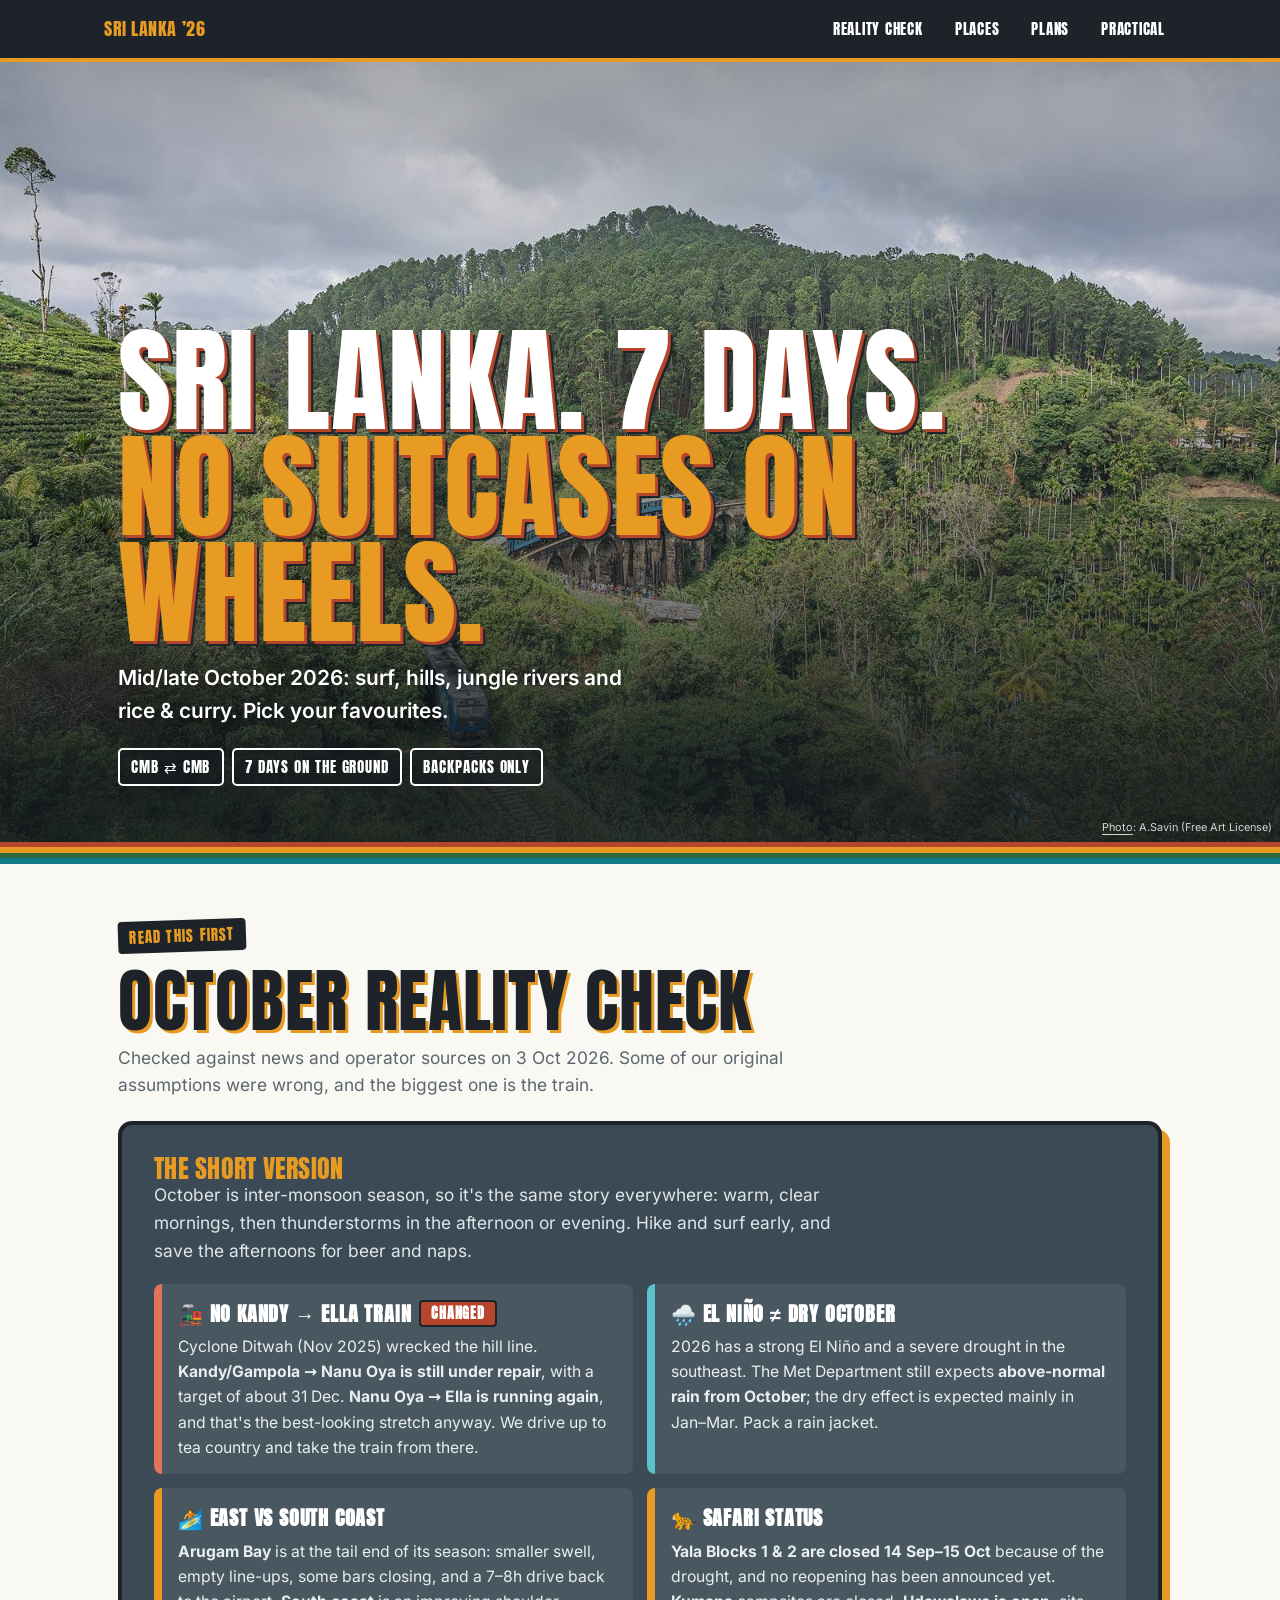
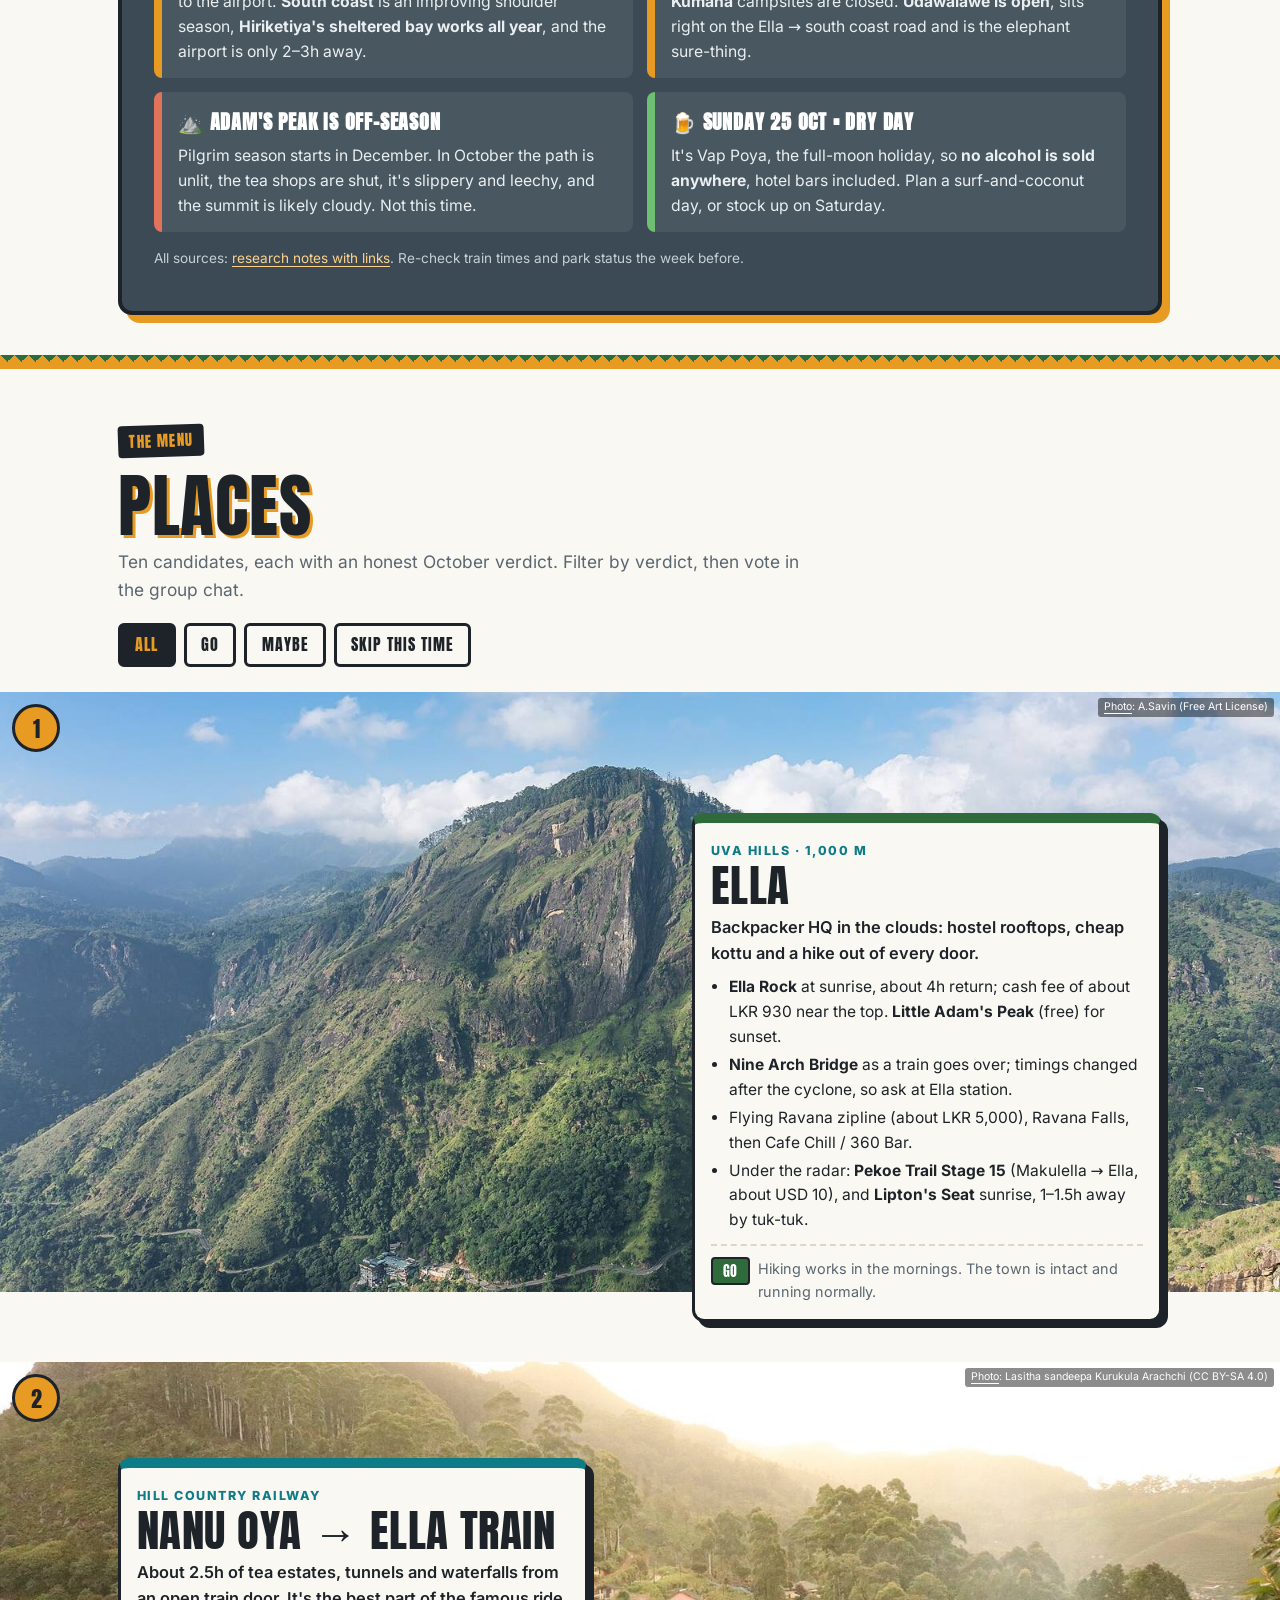
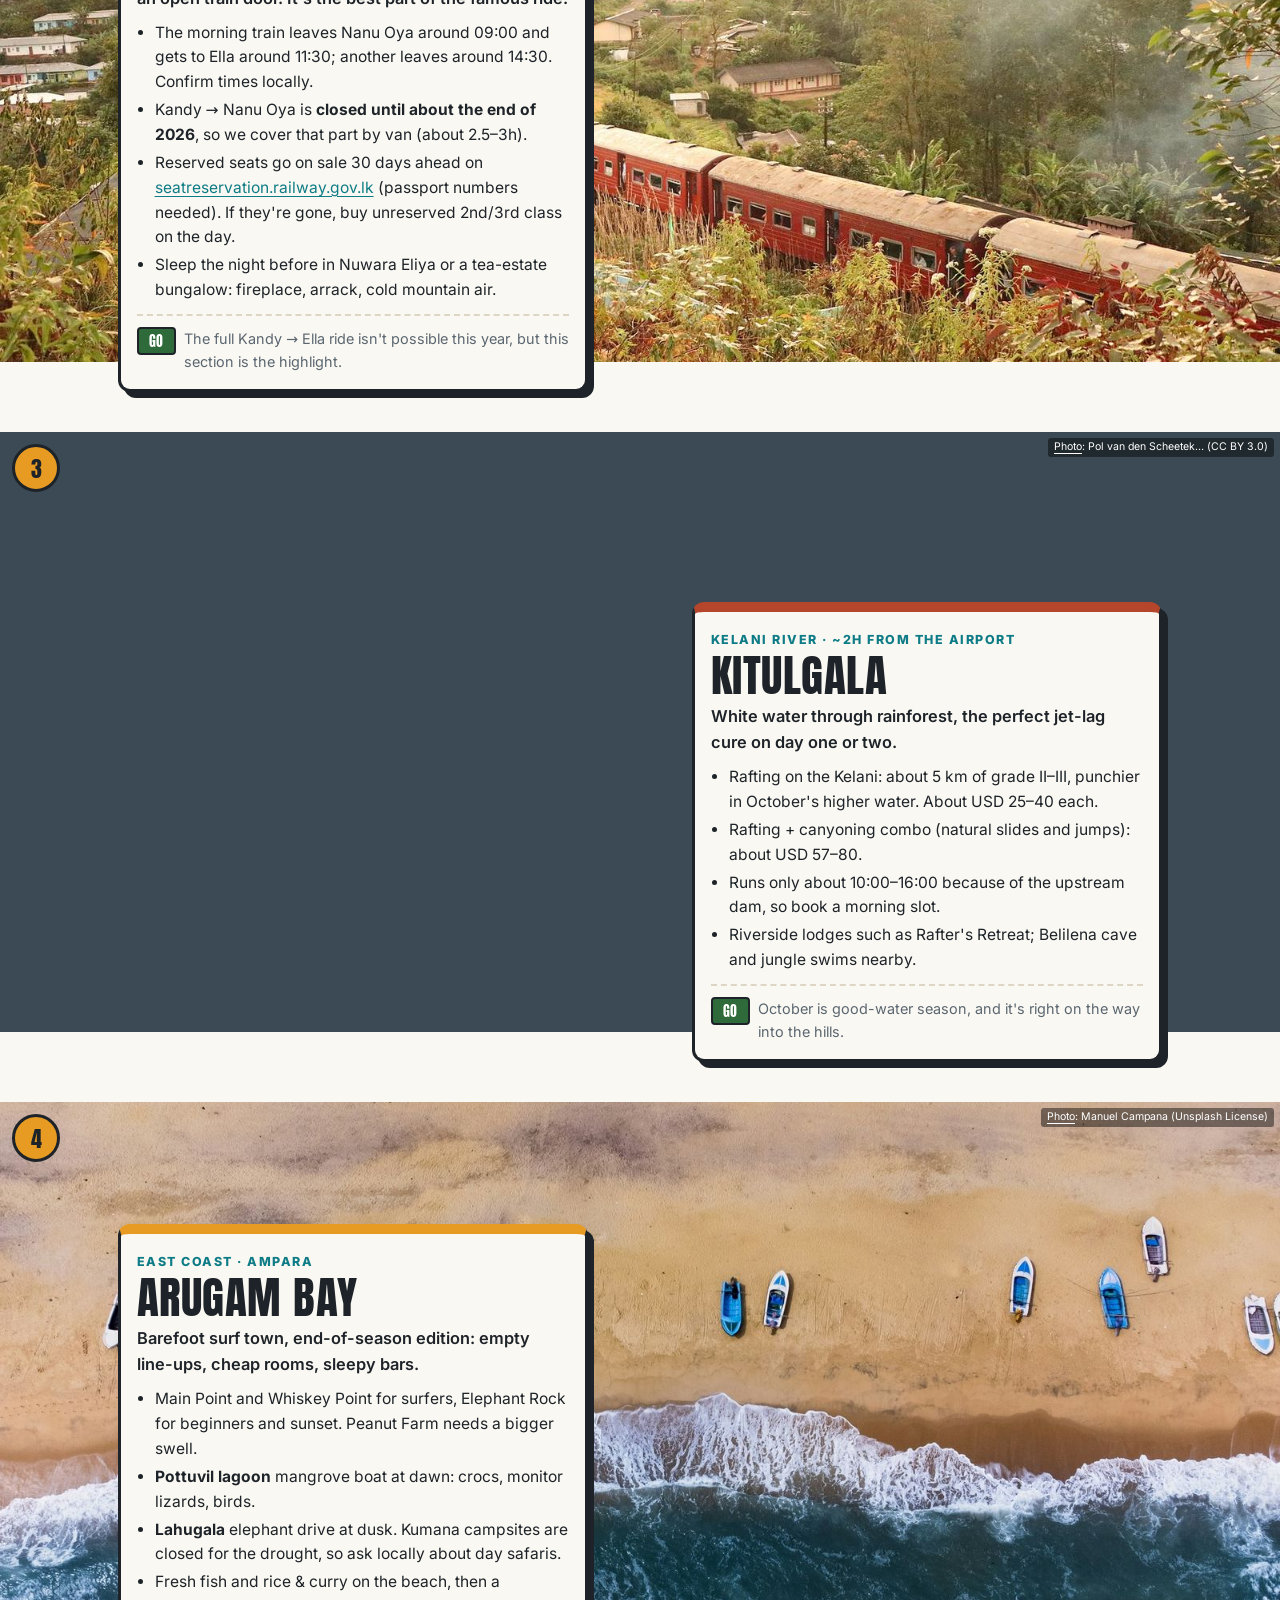
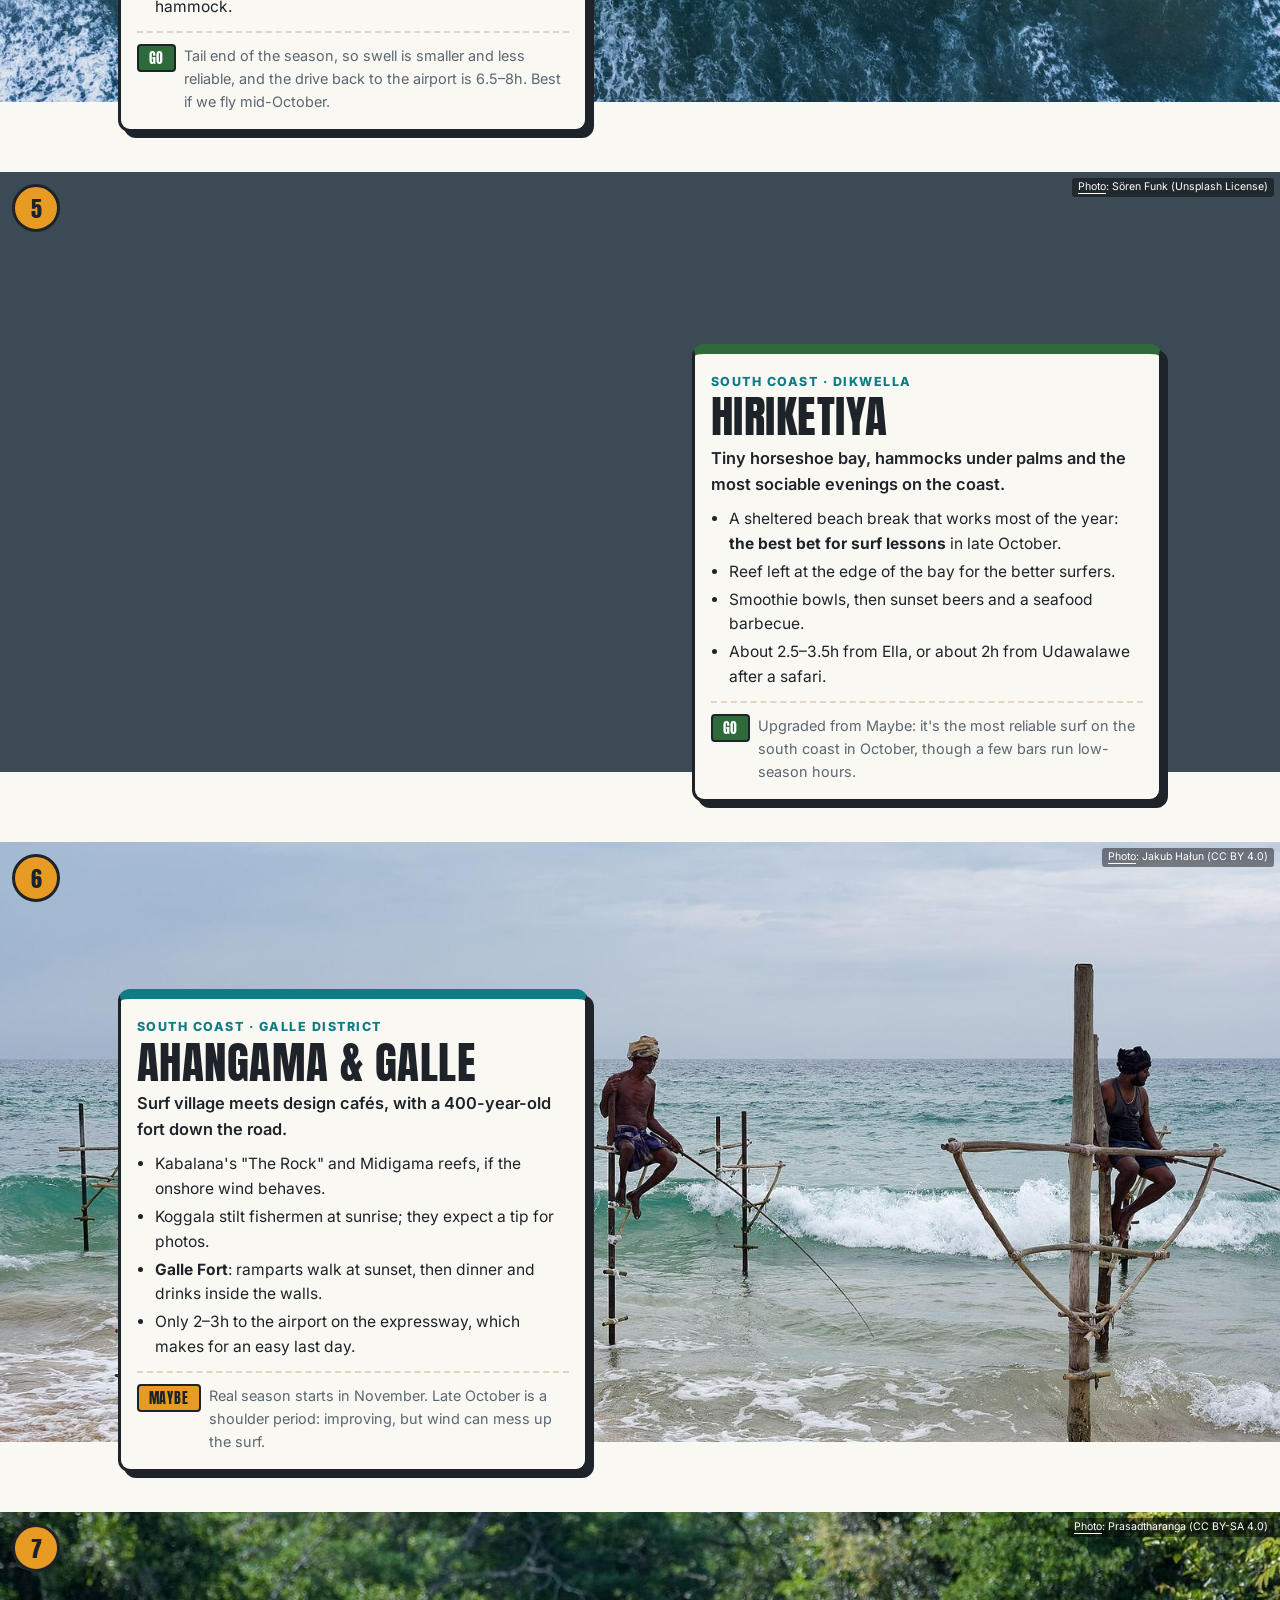
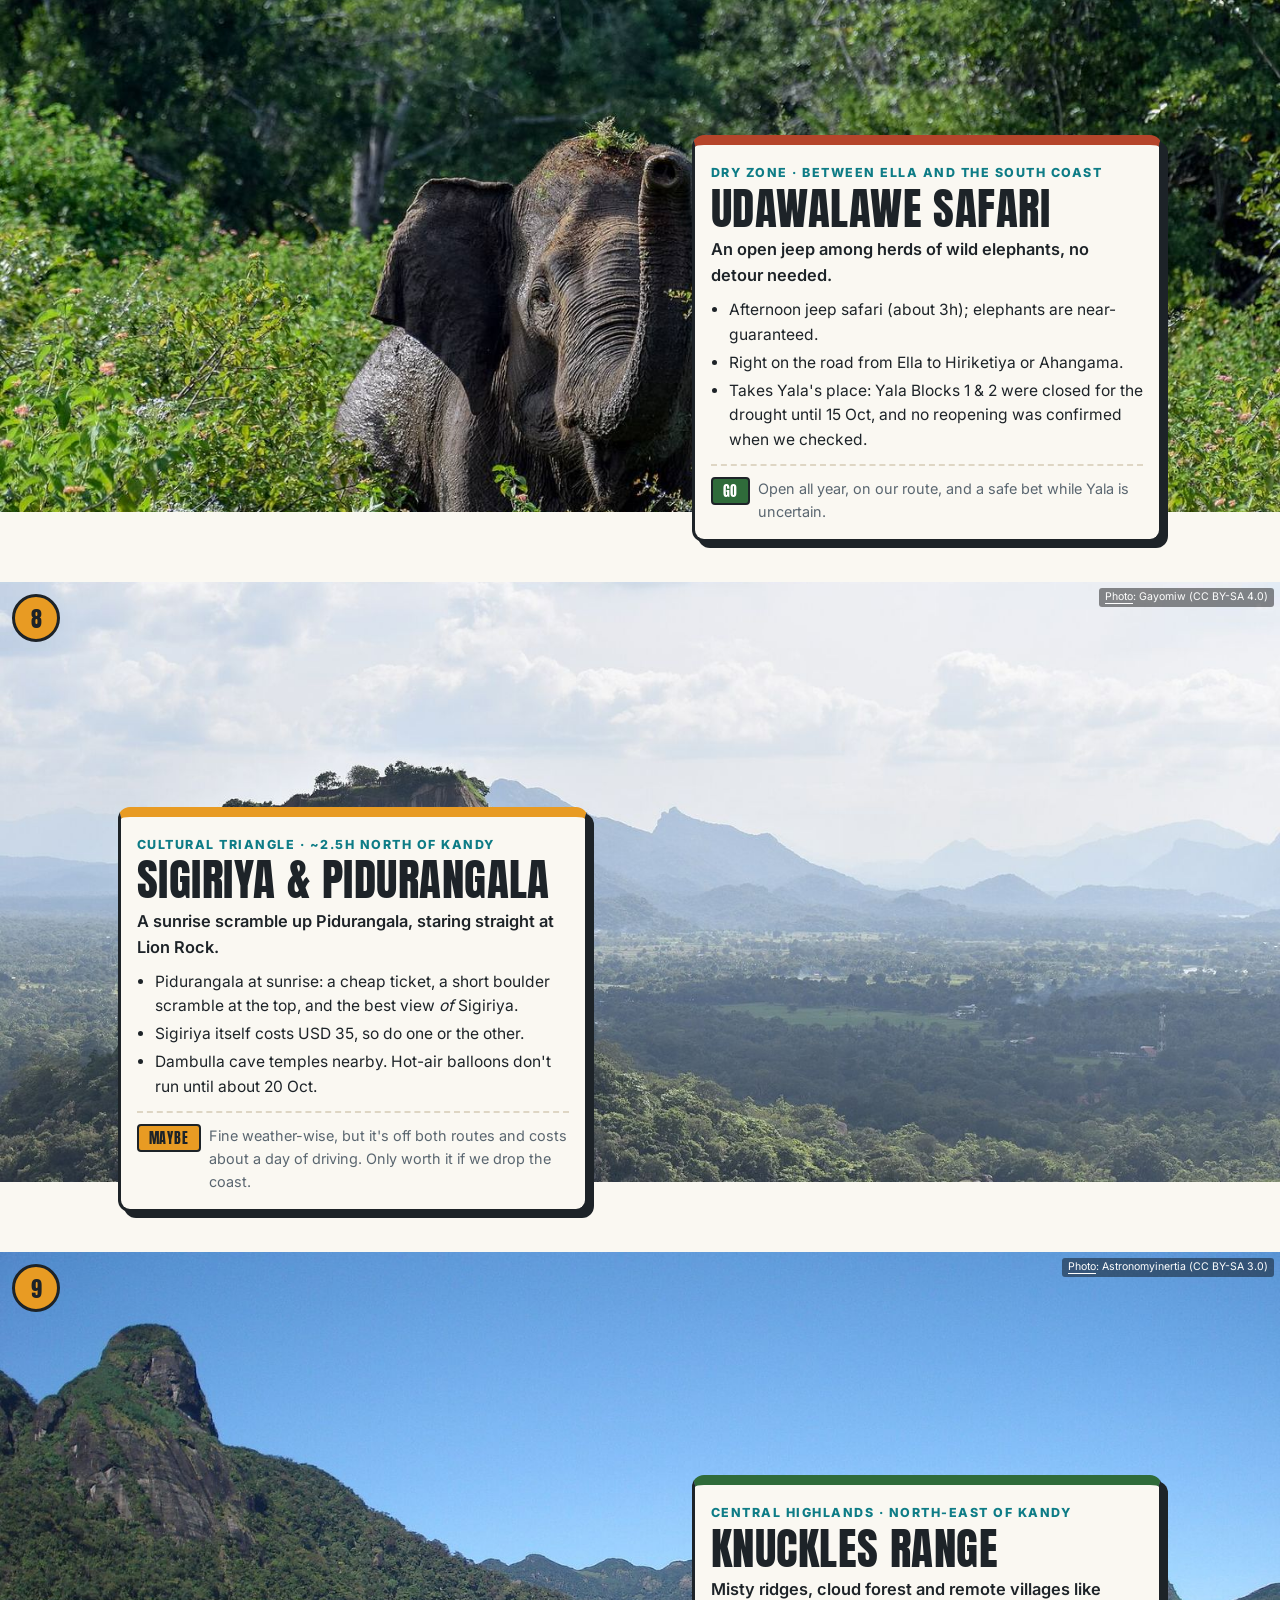
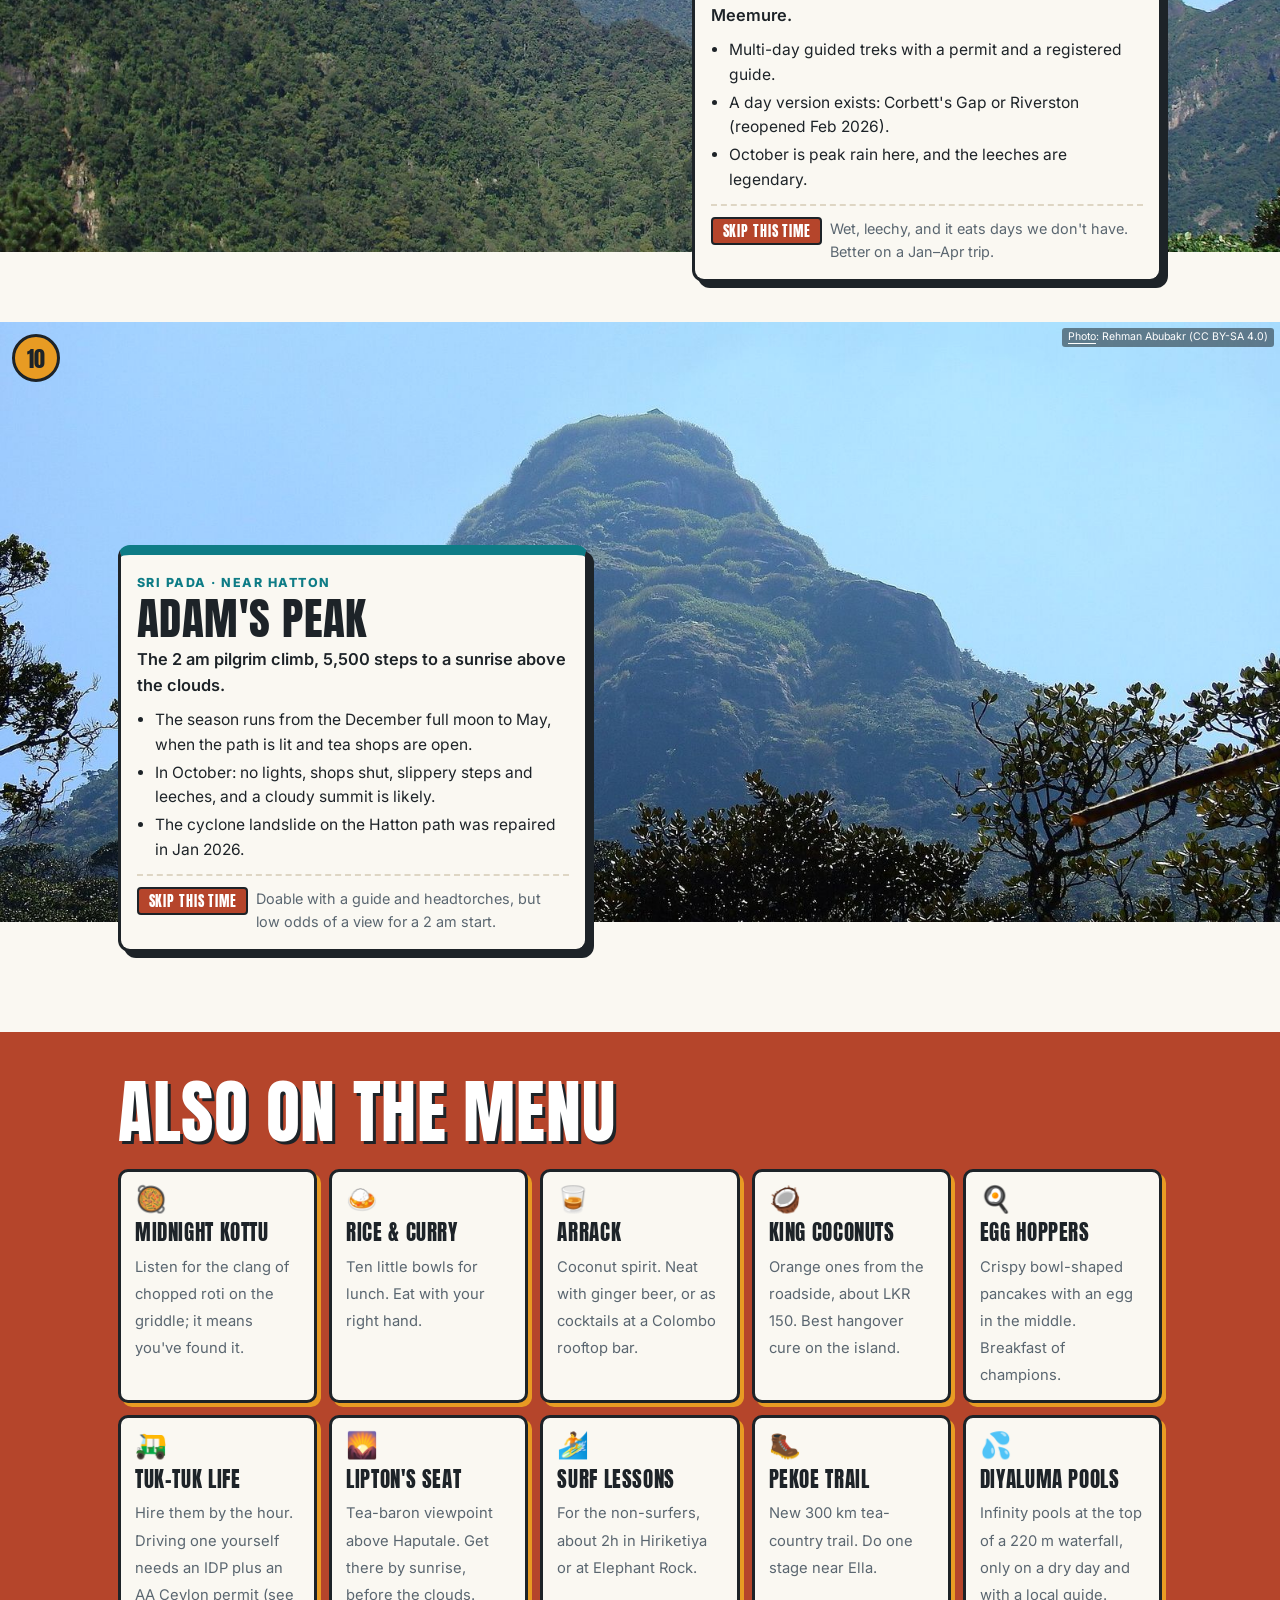
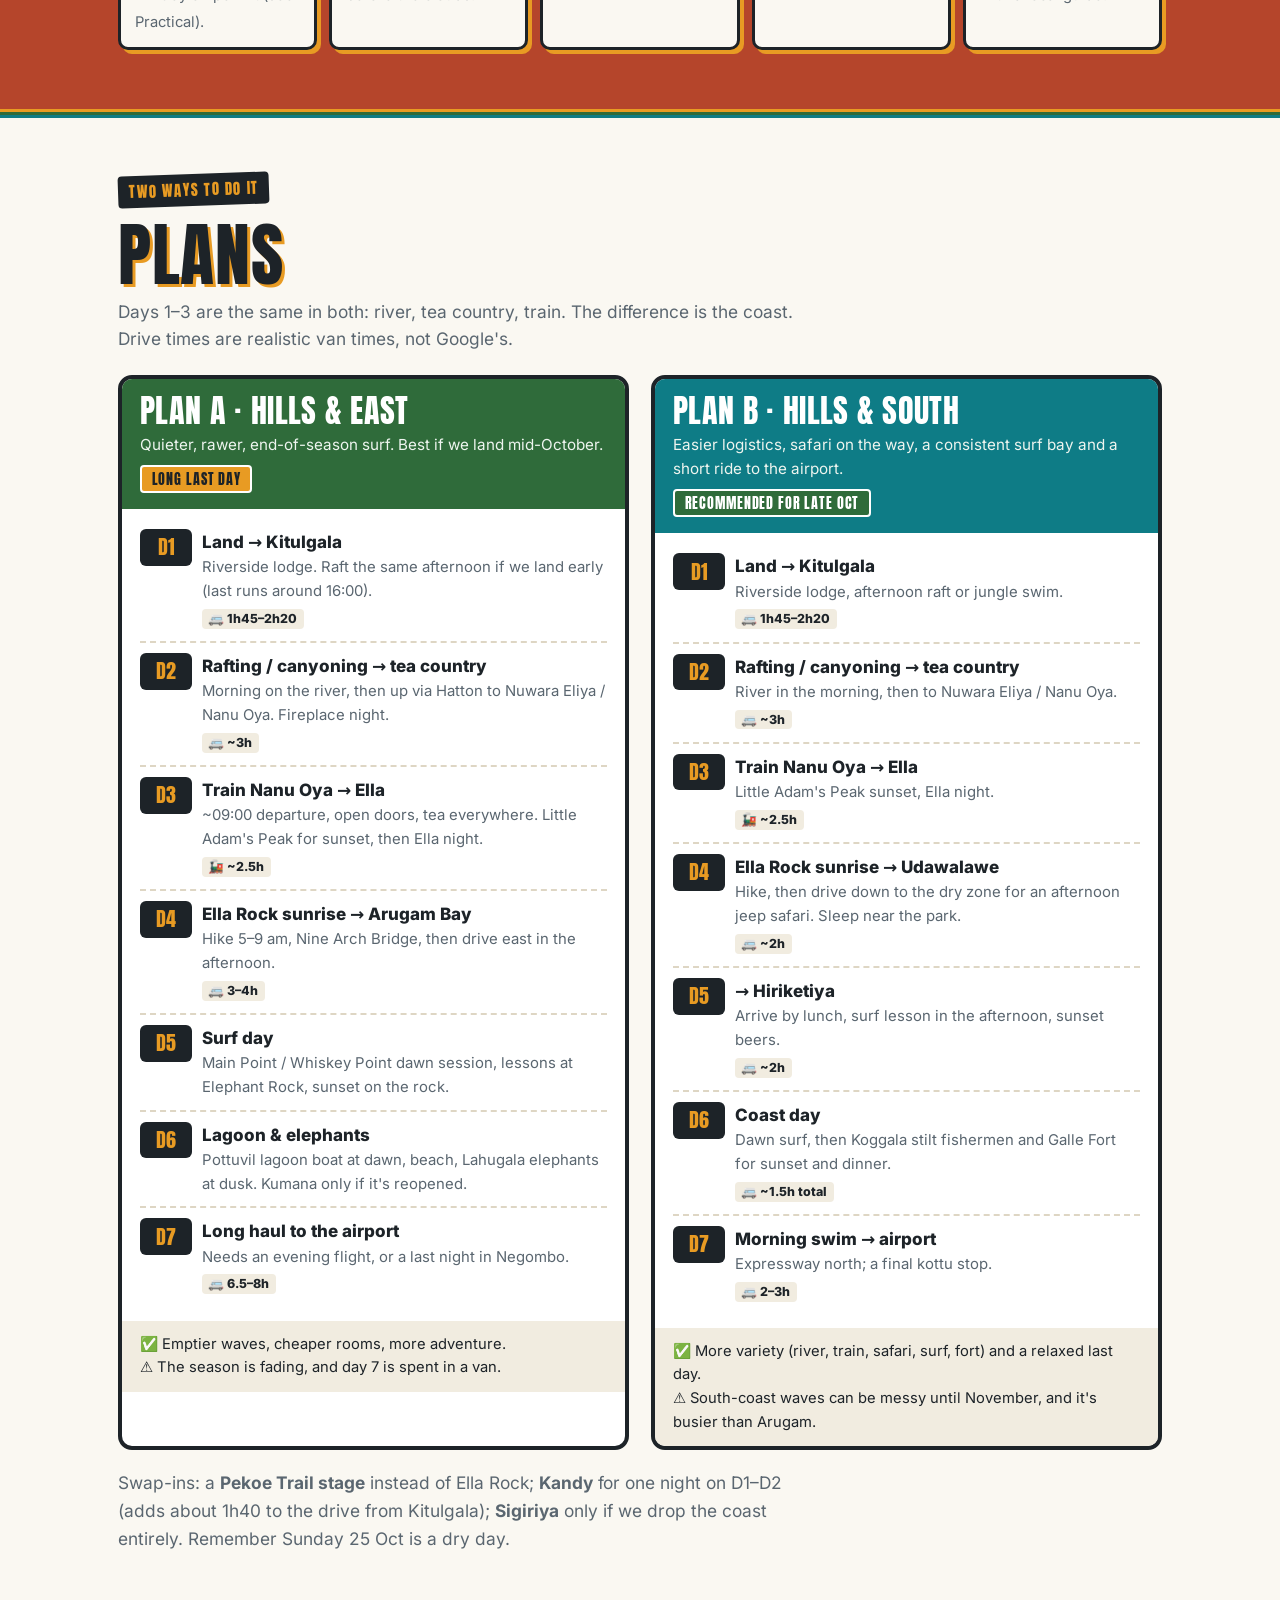
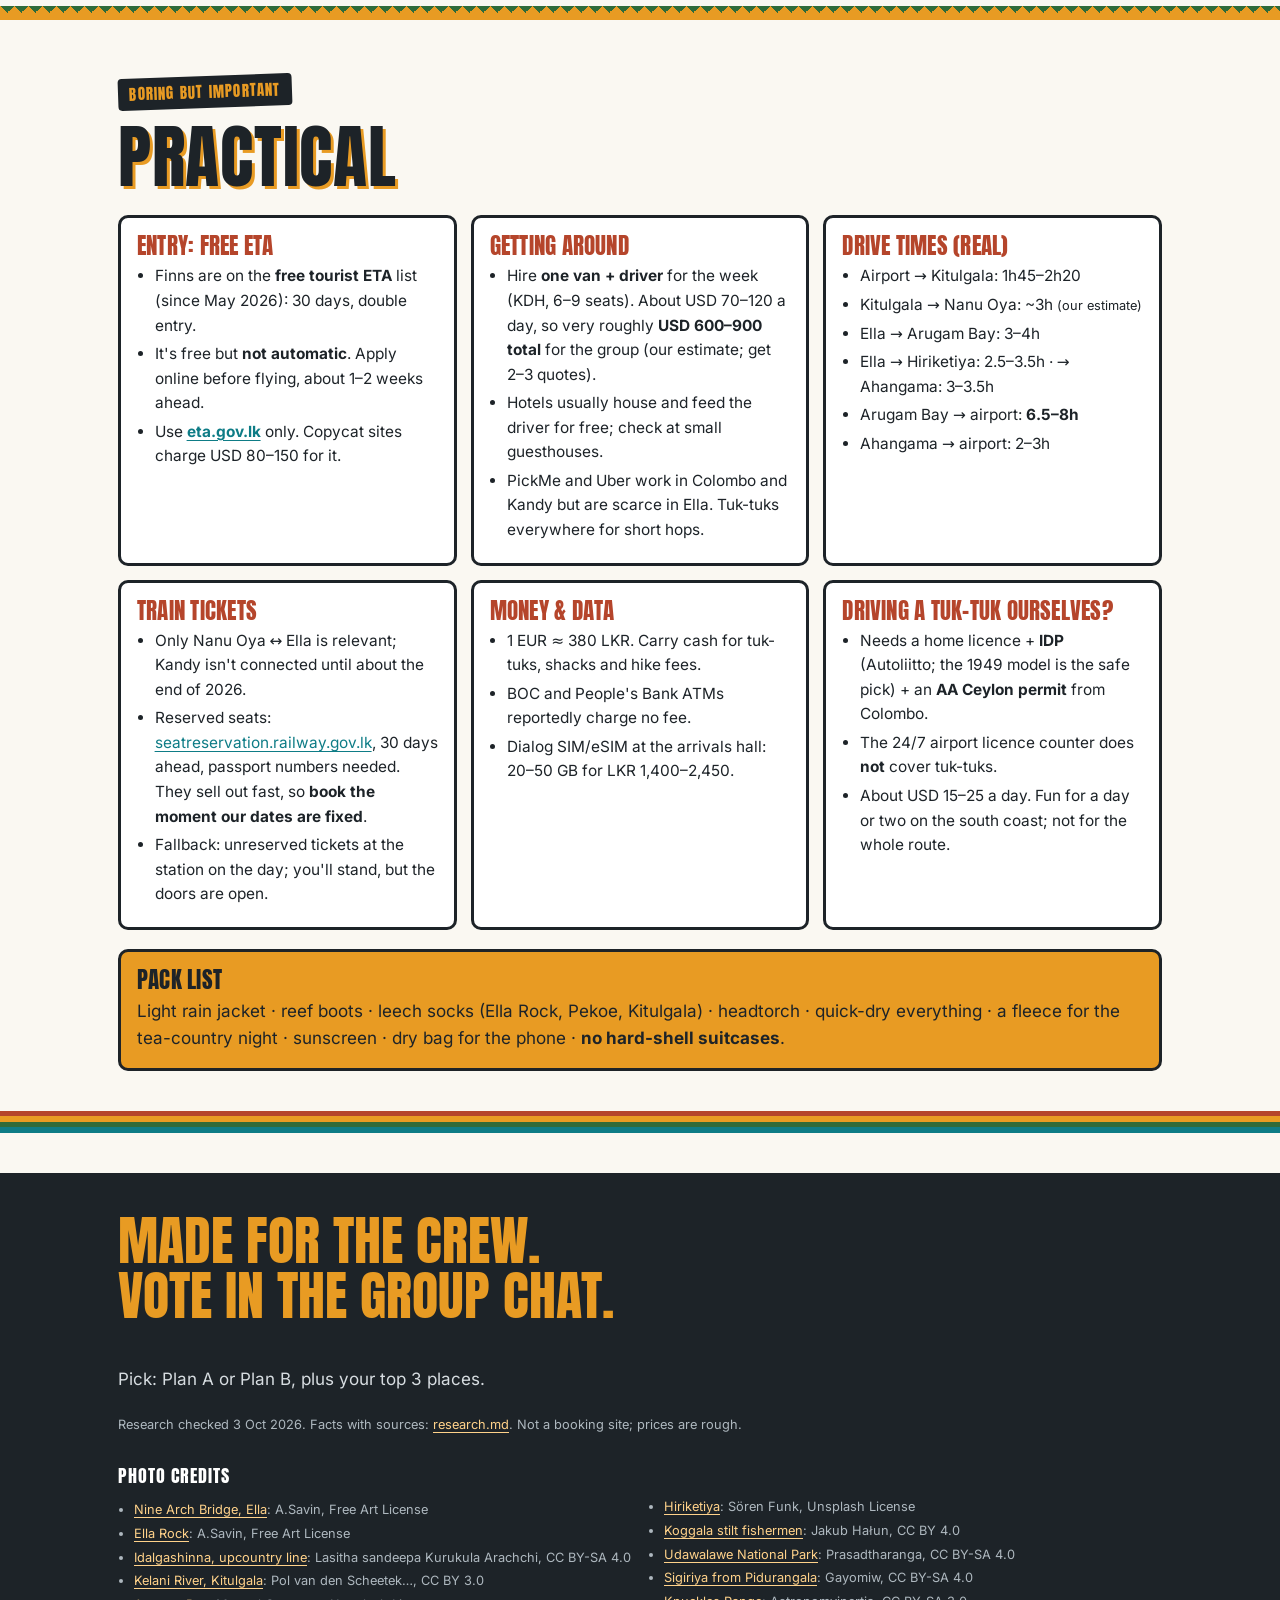
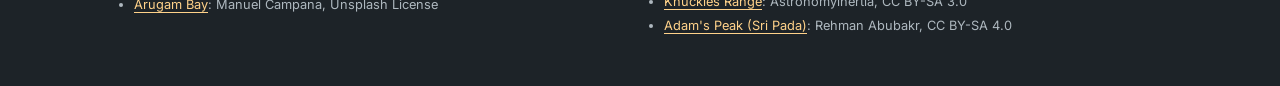
<file: sri-lanka/index.html>
<!doctype html>
<html lang="en">
<head>
<meta charset="utf-8">
<meta name="viewport" content="width=device-width, initial-scale=1">
<title>Sri Lanka Boys Trip</title>
<meta name="description" content="7 days in Sri Lanka, mid/late October 2026: surf, hills, jungle rivers and rice &amp; curry. Pick your favourites.">
<meta name="theme-color" content="#1d2328">
<meta property="og:title" content="Sri Lanka. 7 days. No suitcases on wheels.">
<meta property="og:description" content="Surf, hills, jungle rivers and rice &amp; curry. Two plans, ten places, one reality check. Pick your favourites.">
<meta property="og:type" content="website">
<meta property="og:image" content="https://mark000.github.io/jordan-boys-trip/sri-lanka/images/hero-nine-arch-bridge.jpg">
<link rel="preload" href="fonts/anton-400.woff2" as="font" type="font/woff2" crossorigin>
<link rel="icon" href="data:image/svg+xml,%3Csvg xmlns='http://www.w3.org/2000/svg' viewBox='0 0 100 100'%3E%3Crect width='100' height='100' rx='18' fill='%23E89B23'/%3E%3Ctext x='50' y='72' font-size='64' text-anchor='middle' font-family='Impact,sans-serif' fill='%231d2328'%3ESL%3C/text%3E%3C/svg%3E">
<link rel="stylesheet" href="style.css">
</head>
<body>
<a class="skiplink" href="#main">Skip to content</a>

<nav class="nav" aria-label="Sections">
  <div class="nav-in">
    <a class="brand" href="#top">SRI LANKA ’26</a>
    <a class="tab" href="#reality">Reality check</a>
    <a class="tab" href="#places">Places</a>
    <a class="tab" href="#plans">Plans</a>
    <a class="tab" href="#practical">Practical</a>
  </div>
</nav>

<header class="hero" id="top">
  <img src="images/hero-nine-arch-bridge.jpg" alt="A blue train crossing the Nine Arch Bridge at Demodara near Ella, surrounded by jungle and tea slopes" width="1600" height="1000" fetchpriority="high" decoding="async"><span class="credit-inline"><a href="https://commons.wikimedia.org/wiki/File:SL_Demodara_near_Ella_asv2020-01_img02.jpg">Photo</a>: A.Savin (Free Art License)</span>
  <div class="hero-in">
    <h1 class="sign">Sri Lanka. 7 days.<span class="l2">No suitcases on wheels.</span></h1>
    <p class="sub">Mid/late October 2026: surf, hills, jungle rivers and rice &amp; curry. Pick your favourites.</p>
    <div class="hero-plates">
      <span class="plate">CMB ⇄ CMB</span>
      <span class="plate">7 days on the ground</span>
      <span class="plate">Backpacks only</span>
    </div>
  </div>
</header>
<div class="stripes" aria-hidden="true"></div>

<main id="main">

<!-- ============ REALITY CHECK ============ -->
<section class="block" id="reality" aria-labelledby="reality-h">
  <div class="wrap">
    <span class="kicker">Read this first</span>
    <h2 class="sec-title sign-dark" id="reality-h">October reality check</h2>
    <p class="lede">Checked against news and operator sources on 3 Oct 2026. Some of our original assumptions were wrong, and the biggest one is the train.</p>

    <div class="board reveal">
      <h3>The short version</h3>
      <p class="lede">October is inter-monsoon season, so it's the same story everywhere: warm, clear mornings, then thunderstorms in the afternoon or evening. Hike and surf early, and save the afternoons for beer and naps.</p>
      <div class="rc-grid">
        <div class="rc skip">
          <h4>🚂 No Kandy → Ella train <span class="tag skip">Changed</span></h4>
          <p>Cyclone Ditwah (Nov 2025) wrecked the hill line. <b>Kandy/Gampola → Nanu Oya is still under repair</b>, with a target of about 31 Dec. <b>Nanu Oya → Ella is running again</b>, and that's the best-looking stretch anyway. We drive up to tea country and take the train from there.</p>
        </div>
        <div class="rc info">
          <h4>🌧️ El Niño ≠ dry October</h4>
          <p>2026 has a strong El Niño and a severe drought in the southeast. The Met Department still expects <b>above-normal rain from October</b>; the dry effect is expected mainly in Jan–Mar. Pack a rain jacket.</p>
        </div>
        <div class="rc maybe">
          <h4>🏄 East vs south coast</h4>
          <p><b>Arugam Bay</b> is at the tail end of its season: smaller swell, empty line-ups, some bars closing, and a 7–8h drive back to the airport. <b>South coast</b> is an improving shoulder season, <b>Hiriketiya's sheltered bay works all year</b>, and the airport is only 2–3h away.</p>
        </div>
        <div class="rc maybe">
          <h4>🐆 Safari status</h4>
          <p><b>Yala Blocks 1 &amp; 2 are closed 14 Sep–15 Oct</b> because of the drought, and no reopening has been announced yet. <b>Kumana</b> campsites are closed. <b>Udawalawe is open</b>, sits right on the Ella → south coast road and is the elephant sure-thing.</p>
        </div>
        <div class="rc skip">
          <h4>⛰️ Adam's Peak is off-season</h4>
          <p>Pilgrim season starts in December. In October the path is unlit, the tea shops are shut, it's slippery and leechy, and the summit is likely cloudy. Not this time.</p>
        </div>
        <div class="rc go">
          <h4>🍺 Sunday 25 Oct = dry day</h4>
          <p>It's Vap Poya, the full-moon holiday, so <b>no alcohol is sold anywhere</b>, hotel bars included. Plan a surf-and-coconut day, or stock up on Saturday.</p>
        </div>
      </div>
      <p class="rc-foot">All sources: <a href="https://github.com/Mark000/jordan-boys-trip/blob/main/sri-lanka/research.md">research notes with links</a>. Re-check train times and park status the week before.</p>
    </div>
  </div>
</section>
<div class="zig" aria-hidden="true"></div>

<!-- ============ PLACES ============ -->
<section class="block" id="places" aria-labelledby="places-h">
  <div class="wrap">
    <span class="kicker">The menu</span>
    <h2 class="sec-title sign-dark" id="places-h">Places</h2>
    <p class="lede">Ten candidates, each with an honest October verdict. Filter by verdict, then vote in the group chat.</p>
    <div class="filter" role="group" aria-label="Filter places by October verdict">
      <button type="button" data-filter="all" aria-pressed="true">All</button>
      <button type="button" data-filter="go" aria-pressed="false">Go</button>
      <button type="button" data-filter="maybe" aria-pressed="false">Maybe</button>
      <button type="button" data-filter="skip" aria-pressed="false">Skip this time</button>
    </div>
    <p class="sr-only" aria-live="polite" id="filter-status"></p>
  </div>

  <div class="places">

    <article class="place reveal" data-verdict="go" id="p-ella" aria-labelledby="h-ella">
      <div class="photo"><img src="images/ella-rock.jpg" alt="Ella Rock and the Ella Gap seen from the top of Little Adam&#x27;s Peak" width="1600" height="1067" loading="lazy" decoding="async"><span class="pcred"><a href="https://commons.wikimedia.org/wiki/File:SL_Ella_asv2020-01_img26_View_from_Little_Adams_Peak.jpg">Photo</a>: A.Savin (Free Art License)</span><span class="num" aria-hidden="true">1</span></div>
      <div class="card">
        <div class="region">Uva hills · 1,000 m</div>
        <h3 id="h-ella">Ella</h3>
        <p class="vibe">Backpacker HQ in the clouds: hostel rooftops, cheap kottu and a hike out of every door.</p>
        <ul>
          <li><b>Ella Rock</b> at sunrise, about 4h return; cash fee of about LKR 930 near the top. <b>Little Adam's Peak</b> (free) for sunset.</li>
          <li><b>Nine Arch Bridge</b> as a train goes over; timings changed after the cyclone, so ask at Ella station.</li>
          <li>Flying Ravana zipline (about LKR 5,000), Ravana Falls, then Cafe Chill / 360 Bar.</li>
          <li>Under the radar: <b>Pekoe Trail Stage 15</b> (Makulella → Ella, about USD 10), and <b>Lipton's Seat</b> sunrise, 1–1.5h away by tuk-tuk.</li>
        </ul>
        <div class="verdict"><span class="tag go">Go</span><span class="why">Hiking works in the mornings. The town is intact and running normally.</span></div>
      </div>
    </article>

    <article class="place reveal" data-verdict="go" id="p-train" aria-labelledby="h-train">
      <div class="photo"><img src="images/train-idalgashinna.jpg" alt="A red train at Idalgashinna station on the upcountry line between Haputale and Ohiya" width="1600" height="1067" loading="lazy" decoding="async"><span class="pcred"><a href="https://commons.wikimedia.org/wiki/File:Srilankan_train.jpg">Photo</a>: Lasitha sandeepa Kurukula Arachchi (CC BY-SA 4.0)</span><span class="num" aria-hidden="true">2</span></div>
      <div class="card">
        <div class="region">Hill country railway</div>
        <h3 id="h-train">Nanu Oya → Ella train</h3>
        <p class="vibe">About 2.5h of tea estates, tunnels and waterfalls from an open train door. It's the best part of the famous ride.</p>
        <ul>
          <li>The morning train leaves Nanu Oya around 09:00 and gets to Ella around 11:30; another leaves around 14:30. Confirm times locally.</li>
          <li>Kandy → Nanu Oya is <b>closed until about the end of 2026</b>, so we cover that part by van (about 2.5–3h).</li>
          <li>Reserved seats go on sale 30 days ahead on <a href="https://seatreservation.railway.gov.lk/">seatreservation.railway.gov.lk</a> (passport numbers needed). If they're gone, buy unreserved 2nd/3rd class on the day.</li>
          <li>Sleep the night before in Nuwara Eliya or a tea-estate bungalow: fireplace, arrack, cold mountain air.</li>
        </ul>
        <div class="verdict"><span class="tag go">Go</span><span class="why">The full Kandy → Ella ride isn't possible this year, but this section is the highlight.</span></div>
      </div>
    </article>

    <article class="place reveal" data-verdict="go" id="p-kitulgala" aria-labelledby="h-kitulgala">
      <div class="photo"><img src="images/kitulgala-rafting.jpg" alt="A raft running a rapid on the Kelani River at Kitulgala" width="1440" height="1080" loading="lazy" decoding="async"><span class="pcred"><a href="https://commons.wikimedia.org/wiki/File:Kelani_Ganga_Rafting_-_panoramio.jpg">Photo</a>: Pol van den Scheetek… (CC BY 3.0)</span><span class="num" aria-hidden="true">3</span></div>
      <div class="card">
        <div class="region">Kelani river · ~2h from the airport</div>
        <h3 id="h-kitulgala">Kitulgala</h3>
        <p class="vibe">White water through rainforest, the perfect jet-lag cure on day one or two.</p>
        <ul>
          <li>Rafting on the Kelani: about 5 km of grade II–III, punchier in October's higher water. About USD 25–40 each.</li>
          <li>Rafting + canyoning combo (natural slides and jumps): about USD 57–80.</li>
          <li>Runs only about 10:00–16:00 because of the upstream dam, so book a morning slot.</li>
          <li>Riverside lodges such as Rafter's Retreat; Belilena cave and jungle swims nearby.</li>
        </ul>
        <div class="verdict"><span class="tag go">Go</span><span class="why">October is good-water season, and it's right on the way into the hills.</span></div>
      </div>
    </article>

    <article class="place reveal" data-verdict="go" id="p-arugam" aria-labelledby="h-arugam">
      <div class="photo"><img src="images/arugam-bay-boats.jpg" alt="Aerial view of fishing boats pulled up on the beach at Arugam Bay" width="1600" height="900" loading="lazy" decoding="async"><span class="pcred"><a href="https://unsplash.com/photos/AOs7W-ItPM0">Photo</a>: Manuel Campana (Unsplash License)</span><span class="num" aria-hidden="true">4</span></div>
      <div class="card">
        <div class="region">East coast · Ampara</div>
        <h3 id="h-arugam">Arugam Bay</h3>
        <p class="vibe">Barefoot surf town, end-of-season edition: empty line-ups, cheap rooms, sleepy bars.</p>
        <ul>
          <li>Main Point and Whiskey Point for surfers, Elephant Rock for beginners and sunset. Peanut Farm needs a bigger swell.</li>
          <li><b>Pottuvil lagoon</b> mangrove boat at dawn: crocs, monitor lizards, birds.</li>
          <li><b>Lahugala</b> elephant drive at dusk. Kumana campsites are closed for the drought, so ask locally about day safaris.</li>
          <li>Fresh fish and rice &amp; curry on the beach, then a hammock.</li>
        </ul>
        <div class="verdict"><span class="tag go">Go</span><span class="why">Tail end of the season, so swell is smaller and less reliable, and the drive back to the airport is 6.5–8h. Best if we fly mid-October.</span></div>
      </div>
    </article>

    <article class="place reveal" data-verdict="go" id="p-hiri" aria-labelledby="h-hiri">
      <div class="photo"><img src="images/hiriketiya-sunset.jpg" alt="Sunset over the palm-lined horseshoe bay at Hiriketiya" width="1600" height="604" loading="lazy" decoding="async"><span class="pcred"><a href="https://unsplash.com/photos/the-sun-is-setting-over-a-tropical-beach-67aWaECYb_A">Photo</a>: Sören Funk (Unsplash License)</span><span class="num" aria-hidden="true">5</span></div>
      <div class="card">
        <div class="region">South coast · Dikwella</div>
        <h3 id="h-hiri">Hiriketiya</h3>
        <p class="vibe">Tiny horseshoe bay, hammocks under palms and the most sociable evenings on the coast.</p>
        <ul>
          <li>A sheltered beach break that works most of the year: <b>the best bet for surf lessons</b> in late October.</li>
          <li>Reef left at the edge of the bay for the better surfers.</li>
          <li>Smoothie bowls, then sunset beers and a seafood barbecue.</li>
          <li>About 2.5–3.5h from Ella, or about 2h from Udawalawe after a safari.</li>
        </ul>
        <div class="verdict"><span class="tag go">Go</span><span class="why">Upgraded from Maybe: it's the most reliable surf on the south coast in October, though a few bars run low-season hours.</span></div>
      </div>
    </article>

    <article class="place reveal" data-verdict="maybe" id="p-ahangama" aria-labelledby="h-ahangama">
      <div class="photo"><img src="images/koggala-stilt-fishermen.jpg" alt="Stilt fishermen at Koggala, the next village west of Ahangama" width="1600" height="1068" loading="lazy" decoding="async"><span class="pcred"><a href="https://commons.wikimedia.org/wiki/File:Fishermen_practicing_traditional_stilt_fishing_near_Galle,_southern_Sri_Lanka,_20260207_1419_9448.jpg">Photo</a>: Jakub Hałun (CC BY 4.0)</span><span class="num" aria-hidden="true">6</span></div>
      <div class="card">
        <div class="region">South coast · Galle district</div>
        <h3 id="h-ahangama">Ahangama &amp; Galle</h3>
        <p class="vibe">Surf village meets design cafés, with a 400-year-old fort down the road.</p>
        <ul>
          <li>Kabalana's "The Rock" and Midigama reefs, if the onshore wind behaves.</li>
          <li>Koggala stilt fishermen at sunrise; they expect a tip for photos.</li>
          <li><b>Galle Fort</b>: ramparts walk at sunset, then dinner and drinks inside the walls.</li>
          <li>Only 2–3h to the airport on the expressway, which makes for an easy last day.</li>
        </ul>
        <div class="verdict"><span class="tag maybe">Maybe</span><span class="why">Real season starts in November. Late October is a shoulder period: improving, but wind can mess up the surf.</span></div>
      </div>
    </article>

    <article class="place reveal" data-verdict="go" id="p-uda" aria-labelledby="h-uda">
      <div class="photo"><img src="images/udawalawe-elephant.jpg" alt="A wild elephant in the scrub of Udawalawe National Park" width="1440" height="960" loading="lazy" decoding="async"><span class="pcred"><a href="https://commons.wikimedia.org/wiki/File:Asian_Elephant_in_Udawalawe_National_Park,_Sri_Lanka.jpg">Photo</a>: Prasadtharanga (CC BY-SA 4.0)</span><span class="num" aria-hidden="true">7</span></div>
      <div class="card">
        <div class="region">Dry zone · between Ella and the south coast</div>
        <h3 id="h-uda">Udawalawe safari</h3>
        <p class="vibe">An open jeep among herds of wild elephants, no detour needed.</p>
        <ul>
          <li>Afternoon jeep safari (about 3h); elephants are near-guaranteed.</li>
          <li>Right on the road from Ella to Hiriketiya or Ahangama.</li>
          <li>Takes Yala's place: Yala Blocks 1 &amp; 2 were closed for the drought until 15 Oct, and no reopening was confirmed when we checked.</li>
        </ul>
        <div class="verdict"><span class="tag go">Go</span><span class="why">Open all year, on our route, and a safe bet while Yala is uncertain.</span></div>
      </div>
    </article>

    <article class="place reveal" data-verdict="maybe" id="p-sigiriya" aria-labelledby="h-sigiriya">
      <div class="photo"><img src="images/sigiriya-from-pidurangala.jpg" alt="Sigiriya rock seen from the top of Pidurangala Rock" width="1600" height="1067" loading="lazy" decoding="async"><span class="pcred"><a href="https://commons.wikimedia.org/wiki/File:Sigiriya_Rock_Fortress_View_from_Pidurangala_Rock.jpg">Photo</a>: Gayomiw (CC BY-SA 4.0)</span><span class="num" aria-hidden="true">8</span></div>
      <div class="card">
        <div class="region">Cultural Triangle · ~2.5h north of Kandy</div>
        <h3 id="h-sigiriya">Sigiriya &amp; Pidurangala</h3>
        <p class="vibe">A sunrise scramble up Pidurangala, staring straight at Lion Rock.</p>
        <ul>
          <li>Pidurangala at sunrise: a cheap ticket, a short boulder scramble at the top, and the best view <i>of</i> Sigiriya.</li>
          <li>Sigiriya itself costs USD 35, so do one or the other.</li>
          <li>Dambulla cave temples nearby. Hot-air balloons don't run until about 20 Oct.</li>
        </ul>
        <div class="verdict"><span class="tag maybe">Maybe</span><span class="why">Fine weather-wise, but it's off both routes and costs about a day of driving. Only worth it if we drop the coast.</span></div>
      </div>
    </article>

    <article class="place reveal" data-verdict="skip" id="p-knuckles" aria-labelledby="h-knuckles">
      <div class="photo"><img src="images/knuckles-range.jpg" alt="The jagged peaks of the Knuckles Range under a clear sky" width="1600" height="1109" loading="lazy" decoding="async"><span class="pcred"><a href="https://commons.wikimedia.org/wiki/File:Knuckles_Range.JPG">Photo</a>: Astronomyinertia (CC BY-SA 3.0)</span><span class="num" aria-hidden="true">9</span></div>
      <div class="card">
        <div class="region">Central highlands · north-east of Kandy</div>
        <h3 id="h-knuckles">Knuckles Range</h3>
        <p class="vibe">Misty ridges, cloud forest and remote villages like Meemure.</p>
        <ul>
          <li>Multi-day guided treks with a permit and a registered guide.</li>
          <li>A day version exists: Corbett's Gap or Riverston (reopened Feb 2026).</li>
          <li>October is peak rain here, and the leeches are legendary.</li>
        </ul>
        <div class="verdict"><span class="tag skip">Skip this time</span><span class="why">Wet, leechy, and it eats days we don't have. Better on a Jan–Apr trip.</span></div>
      </div>
    </article>

    <article class="place reveal" data-verdict="skip" id="p-adams" aria-labelledby="h-adams">
      <div class="photo"><img src="images/adams-peak.jpg" alt="The cone of Adam&#x27;s Peak (Sri Pada) rising above the forest, seen from the pilgrim trail" width="1600" height="1200" loading="lazy" decoding="async"><span class="pcred"><a href="https://commons.wikimedia.org/wiki/File:Adam%27s_Peak_-_February_2020_(4).jpg">Photo</a>: Rehman Abubakr (CC BY-SA 4.0)</span><span class="num" aria-hidden="true">10</span></div>
      <div class="card">
        <div class="region">Sri Pada · near Hatton</div>
        <h3 id="h-adams">Adam's Peak</h3>
        <p class="vibe">The 2 am pilgrim climb, 5,500 steps to a sunrise above the clouds.</p>
        <ul>
          <li>The season runs from the December full moon to May, when the path is lit and tea shops are open.</li>
          <li>In October: no lights, shops shut, slippery steps and leeches, and a cloudy summit is likely.</li>
          <li>The cyclone landslide on the Hatton path was repaired in Jan 2026.</li>
        </ul>
        <div class="verdict"><span class="tag skip">Skip this time</span><span class="why">Doable with a guide and headtorches, but low odds of a view for a 2 am start.</span></div>
      </div>
    </article>

  </div>
</section>

<!-- ============ ALSO ON THE MENU ============ -->
<section class="menu" aria-labelledby="menu-h">
  <div class="wrap">
    <h2 class="sec-title" id="menu-h">Also on the menu</h2>
  </div>
  <div class="menu-row" tabindex="0" aria-label="Small extras, scrollable">
    <div class="dish"><span class="em" aria-hidden="true">🥘</span><b>Midnight kottu</b><span>Listen for the clang of chopped roti on the griddle; it means you've found it.</span></div>
    <div class="dish"><span class="em" aria-hidden="true">🍛</span><b>Rice &amp; curry</b><span>Ten little bowls for lunch. Eat with your right hand.</span></div>
    <div class="dish"><span class="em" aria-hidden="true">🥃</span><b>Arrack</b><span>Coconut spirit. Neat with ginger beer, or as cocktails at a Colombo rooftop bar.</span></div>
    <div class="dish"><span class="em" aria-hidden="true">🥥</span><b>King coconuts</b><span>Orange ones from the roadside, about LKR 150. Best hangover cure on the island.</span></div>
    <div class="dish"><span class="em" aria-hidden="true">🍳</span><b>Egg hoppers</b><span>Crispy bowl-shaped pancakes with an egg in the middle. Breakfast of champions.</span></div>
    <div class="dish"><span class="em" aria-hidden="true">🛺</span><b>Tuk-tuk life</b><span>Hire them by the hour. Driving one yourself needs an IDP plus an AA Ceylon permit (see Practical).</span></div>
    <div class="dish"><span class="em" aria-hidden="true">🌄</span><b>Lipton's Seat</b><span>Tea-baron viewpoint above Haputale. Get there by sunrise, before the clouds.</span></div>
    <div class="dish"><span class="em" aria-hidden="true">🏄</span><b>Surf lessons</b><span>For the non-surfers, about 2h in Hiriketiya or at Elephant Rock.</span></div>
    <div class="dish"><span class="em" aria-hidden="true">🥾</span><b>Pekoe Trail</b><span>New 300 km tea-country trail. Do one stage near Ella.</span></div>
    <div class="dish"><span class="em" aria-hidden="true">💦</span><b>Diyaluma pools</b><span>Infinity pools at the top of a 220 m waterfall, only on a dry day and with a local guide.</span></div>
  </div>
</section>
<div class="stripes thin" aria-hidden="true"></div>

<!-- ============ PLANS ============ -->
<section class="block" id="plans" aria-labelledby="plans-h">
  <div class="wrap">
    <span class="kicker">Two ways to do it</span>
    <h2 class="sec-title sign-dark" id="plans-h">Plans</h2>
    <p class="lede">Days 1–3 are the same in both: river, tea country, train. The difference is the coast. Drive times are realistic van times, not Google's.</p>

    <div class="plans">
      <article class="plan a reveal" aria-labelledby="plan-a-h">
        <header>
          <h3 id="plan-a-h">Plan A · Hills &amp; East</h3>
          <p>Quieter, rawer, end-of-season surf. Best if we land mid-October.</p>
          <span class="tag maybe">Long last day</span>
        </header>
        <ol>
          <li><span class="d">D1</span><div><div class="t">Land → Kitulgala</div><div class="x">Riverside lodge. Raft the same afternoon if we land early (last runs around 16:00).</div><span class="drive">🚐 1h45–2h20</span></div></li>
          <li><span class="d">D2</span><div><div class="t">Rafting / canyoning → tea country</div><div class="x">Morning on the river, then up via Hatton to Nuwara Eliya / Nanu Oya. Fireplace night.</div><span class="drive">🚐 ~3h</span></div></li>
          <li><span class="d">D3</span><div><div class="t">Train Nanu Oya → Ella</div><div class="x">~09:00 departure, open doors, tea everywhere. Little Adam's Peak for sunset, then Ella night.</div><span class="drive">🚂 ~2.5h</span></div></li>
          <li><span class="d">D4</span><div><div class="t">Ella Rock sunrise → Arugam Bay</div><div class="x">Hike 5–9 am, Nine Arch Bridge, then drive east in the afternoon.</div><span class="drive">🚐 3–4h</span></div></li>
          <li><span class="d">D5</span><div><div class="t">Surf day</div><div class="x">Main Point / Whiskey Point dawn session, lessons at Elephant Rock, sunset on the rock.</div></div></li>
          <li><span class="d">D6</span><div><div class="t">Lagoon &amp; elephants</div><div class="x">Pottuvil lagoon boat at dawn, beach, Lahugala elephants at dusk. Kumana only if it's reopened.</div></div></li>
          <li><span class="d">D7</span><div><div class="t">Long haul to the airport</div><div class="x">Needs an evening flight, or a last night in Negombo.</div><span class="drive">🚐 6.5–8h</span></div></li>
        </ol>
        <footer>✅ Emptier waves, cheaper rooms, more adventure.<br>⚠️ The season is fading, and day 7 is spent in a van.</footer>
      </article>

      <article class="plan b reveal" aria-labelledby="plan-b-h">
        <header>
          <h3 id="plan-b-h">Plan B · Hills &amp; South</h3>
          <p>Easier logistics, safari on the way, a consistent surf bay and a short ride to the airport.</p>
          <span class="tag go">Recommended for late Oct</span>
        </header>
        <ol>
          <li><span class="d">D1</span><div><div class="t">Land → Kitulgala</div><div class="x">Riverside lodge, afternoon raft or jungle swim.</div><span class="drive">🚐 1h45–2h20</span></div></li>
          <li><span class="d">D2</span><div><div class="t">Rafting / canyoning → tea country</div><div class="x">River in the morning, then to Nuwara Eliya / Nanu Oya.</div><span class="drive">🚐 ~3h</span></div></li>
          <li><span class="d">D3</span><div><div class="t">Train Nanu Oya → Ella</div><div class="x">Little Adam's Peak sunset, Ella night.</div><span class="drive">🚂 ~2.5h</span></div></li>
          <li><span class="d">D4</span><div><div class="t">Ella Rock sunrise → Udawalawe</div><div class="x">Hike, then drive down to the dry zone for an afternoon jeep safari. Sleep near the park.</div><span class="drive">🚐 ~2h</span></div></li>
          <li><span class="d">D5</span><div><div class="t">→ Hiriketiya</div><div class="x">Arrive by lunch, surf lesson in the afternoon, sunset beers.</div><span class="drive">🚐 ~2h</span></div></li>
          <li><span class="d">D6</span><div><div class="t">Coast day</div><div class="x">Dawn surf, then Koggala stilt fishermen and Galle Fort for sunset and dinner.</div><span class="drive">🚐 ~1.5h total</span></div></li>
          <li><span class="d">D7</span><div><div class="t">Morning swim → airport</div><div class="x">Expressway north; a final kottu stop.</div><span class="drive">🚐 2–3h</span></div></li>
        </ol>
        <footer>✅ More variety (river, train, safari, surf, fort) and a relaxed last day.<br>⚠️ South-coast waves can be messy until November, and it's busier than Arugam.</footer>
      </article>
    </div>
    <p class="lede" style="margin-top:1.2rem">Swap-ins: a <b>Pekoe Trail stage</b> instead of Ella Rock; <b>Kandy</b> for one night on D1–D2 (adds about 1h40 to the drive from Kitulgala); <b>Sigiriya</b> only if we drop the coast entirely. Remember Sunday 25 Oct is a dry day.</p>
  </div>
</section>
<div class="zig" aria-hidden="true"></div>

<!-- ============ PRACTICAL ============ -->
<section class="block" id="practical" aria-labelledby="prac-h">
  <div class="wrap">
    <span class="kicker">Boring but important</span>
    <h2 class="sec-title sign-dark" id="prac-h">Practical</h2>

    <div class="prac">
      <div class="pc reveal">
        <h3>Entry: free ETA</h3>
        <ul>
          <li>Finns are on the <b>free tourist ETA</b> list (since May 2026): 30 days, double entry.</li>
          <li>It's free but <b>not automatic</b>. Apply online before flying, about 1–2 weeks ahead.</li>
          <li>Use <b><a href="https://eta.gov.lk">eta.gov.lk</a></b> only. Copycat sites charge USD 80–150 for it.</li>
        </ul>
      </div>
      <div class="pc reveal">
        <h3>Getting around</h3>
        <ul>
          <li>Hire <b>one van + driver</b> for the week (KDH, 6–9 seats). About USD 70–120 a day, so very roughly <b>USD 600–900 total</b> for the group (our estimate; get 2–3 quotes).</li>
          <li>Hotels usually house and feed the driver for free; check at small guesthouses.</li>
          <li>PickMe and Uber work in Colombo and Kandy but are scarce in Ella. Tuk-tuks everywhere for short hops.</li>
        </ul>
      </div>
      <div class="pc reveal">
        <h3>Drive times (real)</h3>
        <ul>
          <li>Airport → Kitulgala: 1h45–2h20</li>
          <li>Kitulgala → Nanu Oya: ~3h <small>(our estimate)</small></li>
          <li>Ella → Arugam Bay: 3–4h</li>
          <li>Ella → Hiriketiya: 2.5–3.5h · → Ahangama: 3–3.5h</li>
          <li>Arugam Bay → airport: <b>6.5–8h</b></li>
          <li>Ahangama → airport: 2–3h</li>
        </ul>
      </div>
      <div class="pc reveal">
        <h3>Train tickets</h3>
        <ul>
          <li>Only Nanu Oya ↔ Ella is relevant; Kandy isn't connected until about the end of 2026.</li>
          <li>Reserved seats: <a href="https://seatreservation.railway.gov.lk/">seatreservation.railway.gov.lk</a>, 30 days ahead, passport numbers needed. They sell out fast, so <b>book the moment our dates are fixed</b>.</li>
          <li>Fallback: unreserved tickets at the station on the day; you'll stand, but the doors are open.</li>
        </ul>
      </div>
      <div class="pc reveal">
        <h3>Money &amp; data</h3>
        <ul>
          <li>1 EUR ≈ 380 LKR. Carry cash for tuk-tuks, shacks and hike fees.</li>
          <li>BOC and People's Bank ATMs reportedly charge no fee.</li>
          <li>Dialog SIM/eSIM at the arrivals hall: 20–50 GB for LKR 1,400–2,450.</li>
        </ul>
      </div>
      <div class="pc reveal">
        <h3>Driving a tuk-tuk ourselves?</h3>
        <ul>
          <li>Needs a home licence + <b>IDP</b> (Autoliitto; the 1949 model is the safe pick) + an <b>AA Ceylon permit</b> from Colombo.</li>
          <li>The 24/7 airport licence counter does <b>not</b> cover tuk-tuks.</li>
          <li>About USD 15–25 a day. Fun for a day or two on the south coast; not for the whole route.</li>
        </ul>
      </div>
    </div>

    <div class="pack reveal">
      <h3>Pack list</h3>
      <p>Light rain jacket · reef boots · leech socks (Ella Rock, Pekoe, Kitulgala) · headtorch · quick-dry everything · a fleece for the tea-country night · sunscreen · dry bag for the phone · <b>no hard-shell suitcases</b>.</p>
    </div>
  </div>
</section>

</main>

<div class="stripes" aria-hidden="true"></div>
<footer class="site">
  <div class="wrap">
    <p class="big">Made for the crew.<br>Vote in the group chat.</p>
    <p>Pick: Plan A or Plan B, plus your top 3 places.</p>
    <p class="src">Research checked 3 Oct 2026. Facts with sources: <a href="https://github.com/Mark000/jordan-boys-trip/blob/main/sri-lanka/research.md">research.md</a>. Not a booking site; prices are rough.</p>
    <div class="credits" id="credits">
      <h4>Photo credits</h4>
      <ul><li><a href="https://commons.wikimedia.org/wiki/File:SL_Demodara_near_Ella_asv2020-01_img02.jpg">Nine Arch Bridge, Ella</a>: A.Savin, Free Art License</li><li><a href="https://commons.wikimedia.org/wiki/File:SL_Ella_asv2020-01_img26_View_from_Little_Adams_Peak.jpg">Ella Rock</a>: A.Savin, Free Art License</li><li><a href="https://commons.wikimedia.org/wiki/File:Srilankan_train.jpg">Idalgashinna, upcountry line</a>: Lasitha sandeepa Kurukula Arachchi, CC BY-SA 4.0</li><li><a href="https://commons.wikimedia.org/wiki/File:Kelani_Ganga_Rafting_-_panoramio.jpg">Kelani River, Kitulgala</a>: Pol van den Scheetek…, CC BY 3.0</li><li><a href="https://unsplash.com/photos/AOs7W-ItPM0">Arugam Bay</a>: Manuel Campana, Unsplash License</li><li><a href="https://unsplash.com/photos/the-sun-is-setting-over-a-tropical-beach-67aWaECYb_A">Hiriketiya</a>: Sören Funk, Unsplash License</li><li><a href="https://commons.wikimedia.org/wiki/File:Fishermen_practicing_traditional_stilt_fishing_near_Galle,_southern_Sri_Lanka,_20260207_1419_9448.jpg">Koggala stilt fishermen</a>: Jakub Hałun, CC BY 4.0</li><li><a href="https://commons.wikimedia.org/wiki/File:Asian_Elephant_in_Udawalawe_National_Park,_Sri_Lanka.jpg">Udawalawe National Park</a>: Prasadtharanga, CC BY-SA 4.0</li><li><a href="https://commons.wikimedia.org/wiki/File:Sigiriya_Rock_Fortress_View_from_Pidurangala_Rock.jpg">Sigiriya from Pidurangala</a>: Gayomiw, CC BY-SA 4.0</li><li><a href="https://commons.wikimedia.org/wiki/File:Knuckles_Range.JPG">Knuckles Range</a>: Astronomyinertia, CC BY-SA 3.0</li><li><a href="https://commons.wikimedia.org/wiki/File:Adam%27s_Peak_-_February_2020_(4).jpg">Adam&#x27;s Peak (Sri Pada)</a>: Rehman Abubakr, CC BY-SA 4.0</li></ul>
    </div>
  </div>
</footer>

<script src="app.js" defer></script>
</body>
</html>
</file>
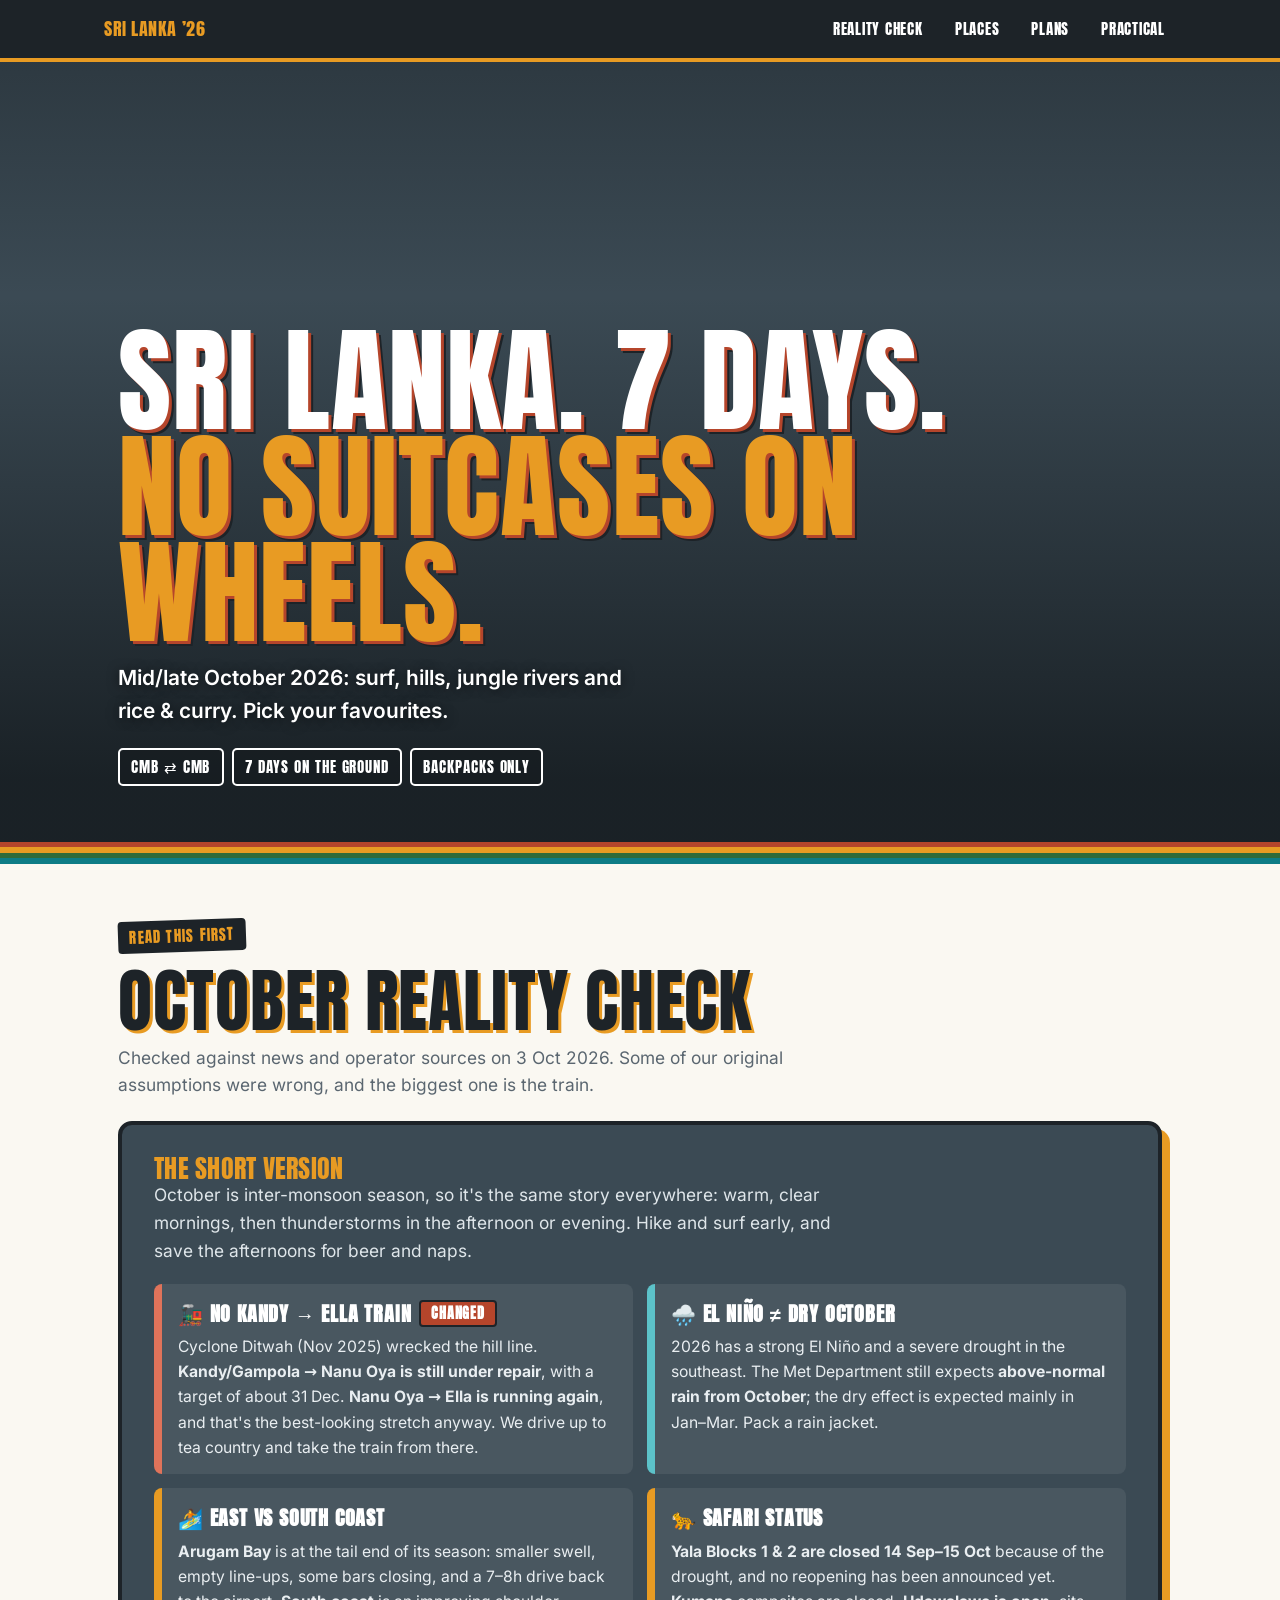
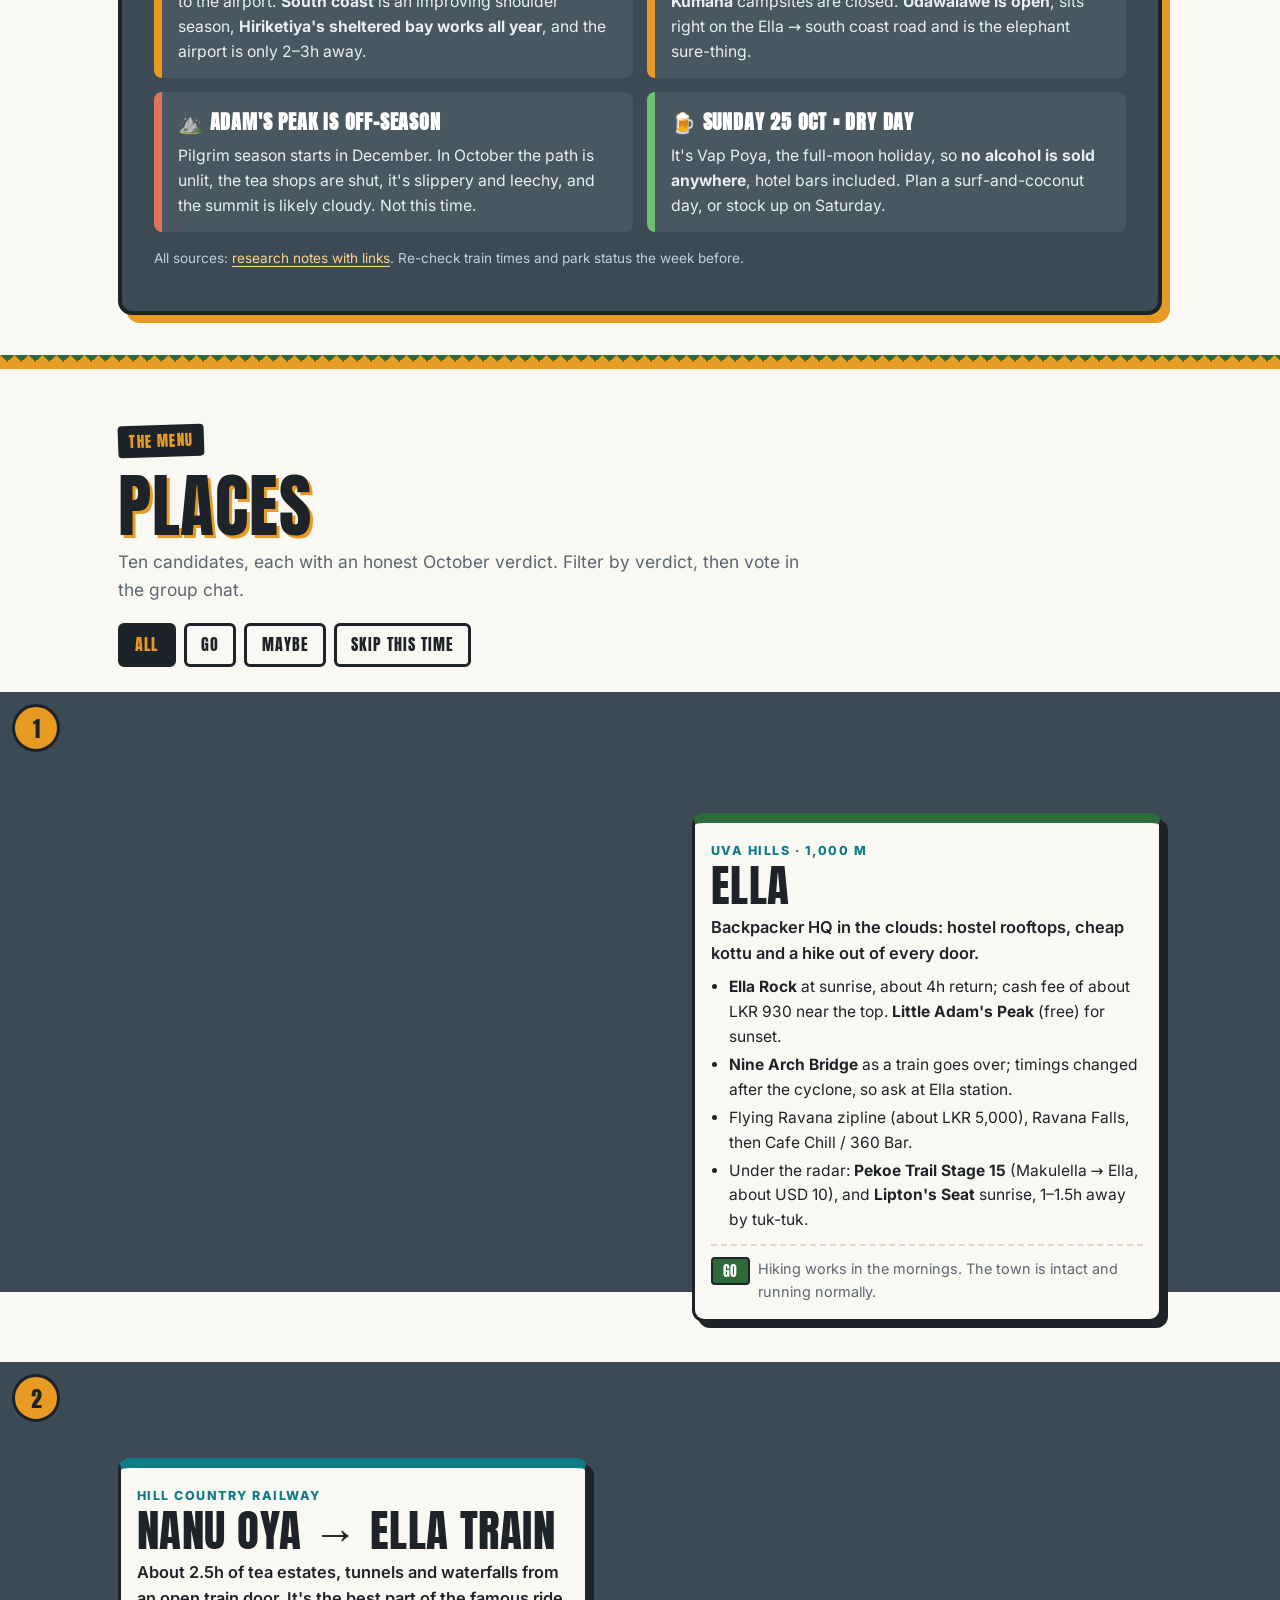
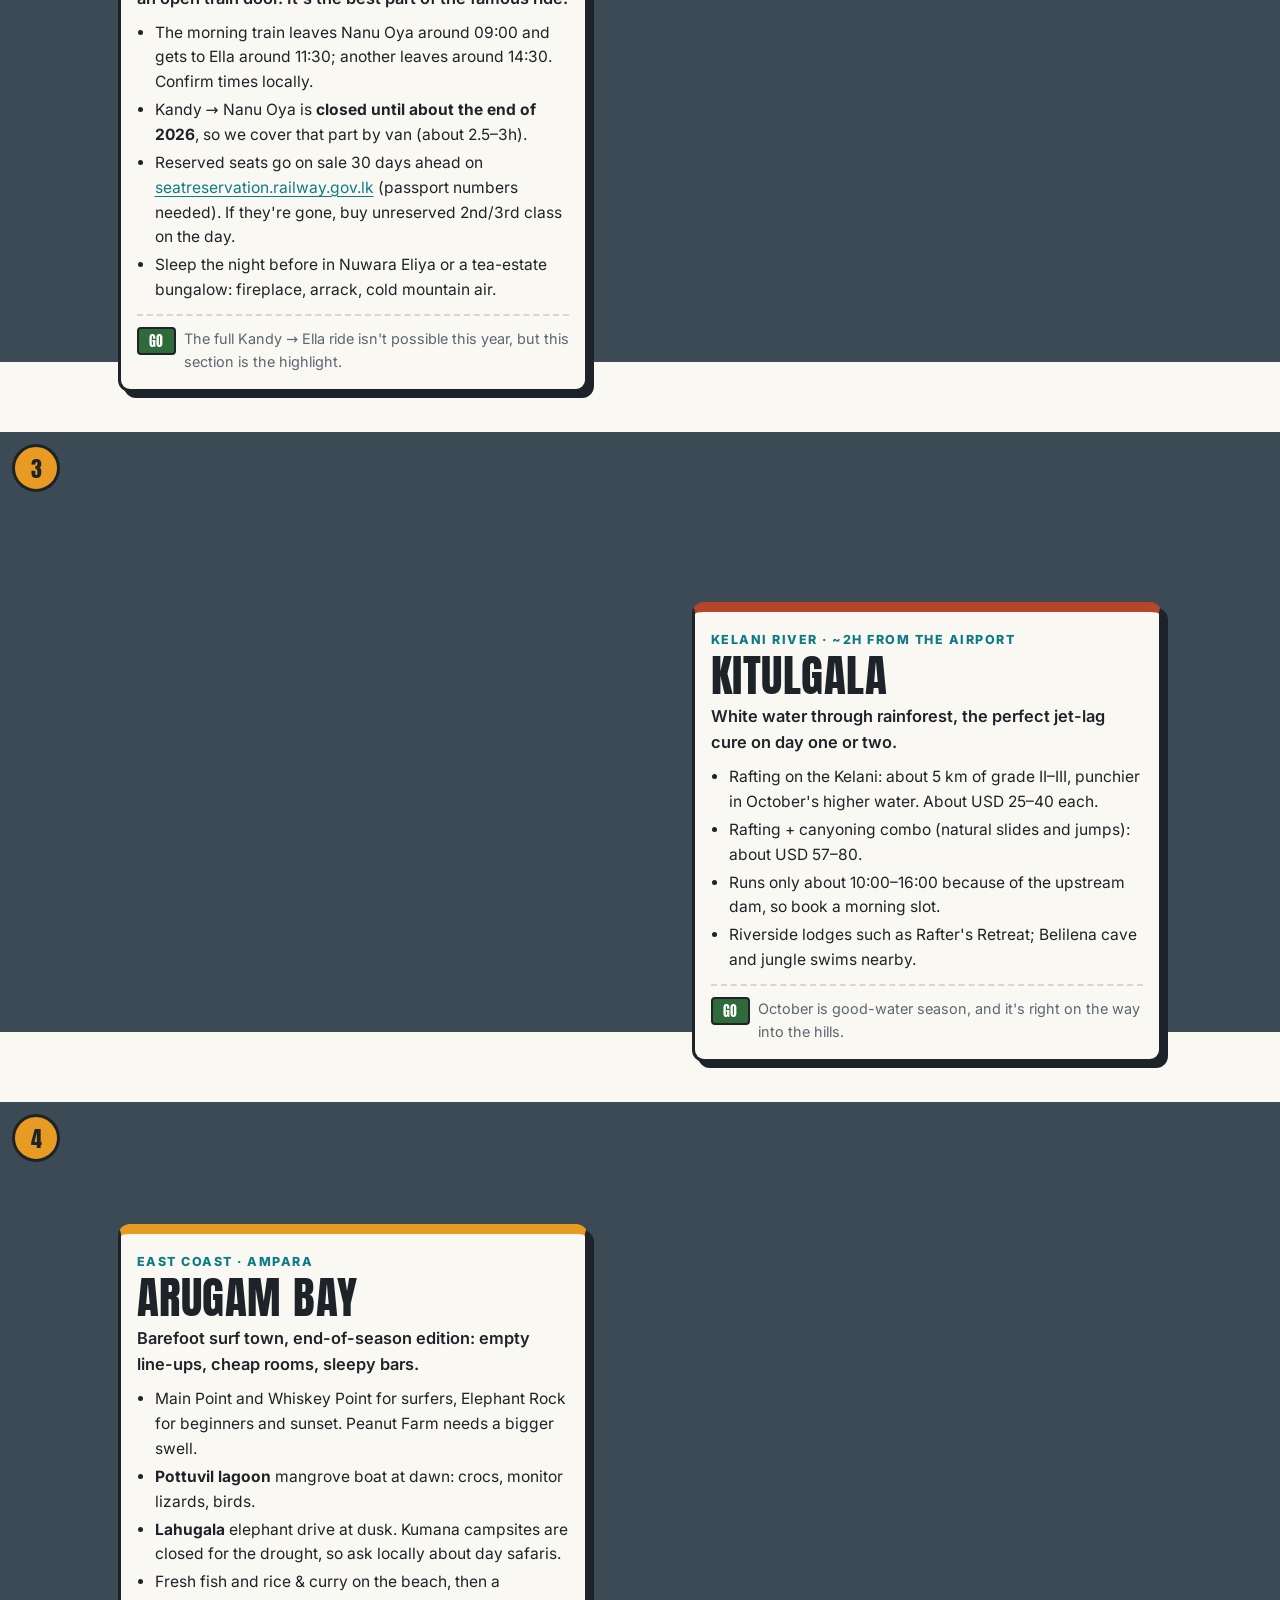
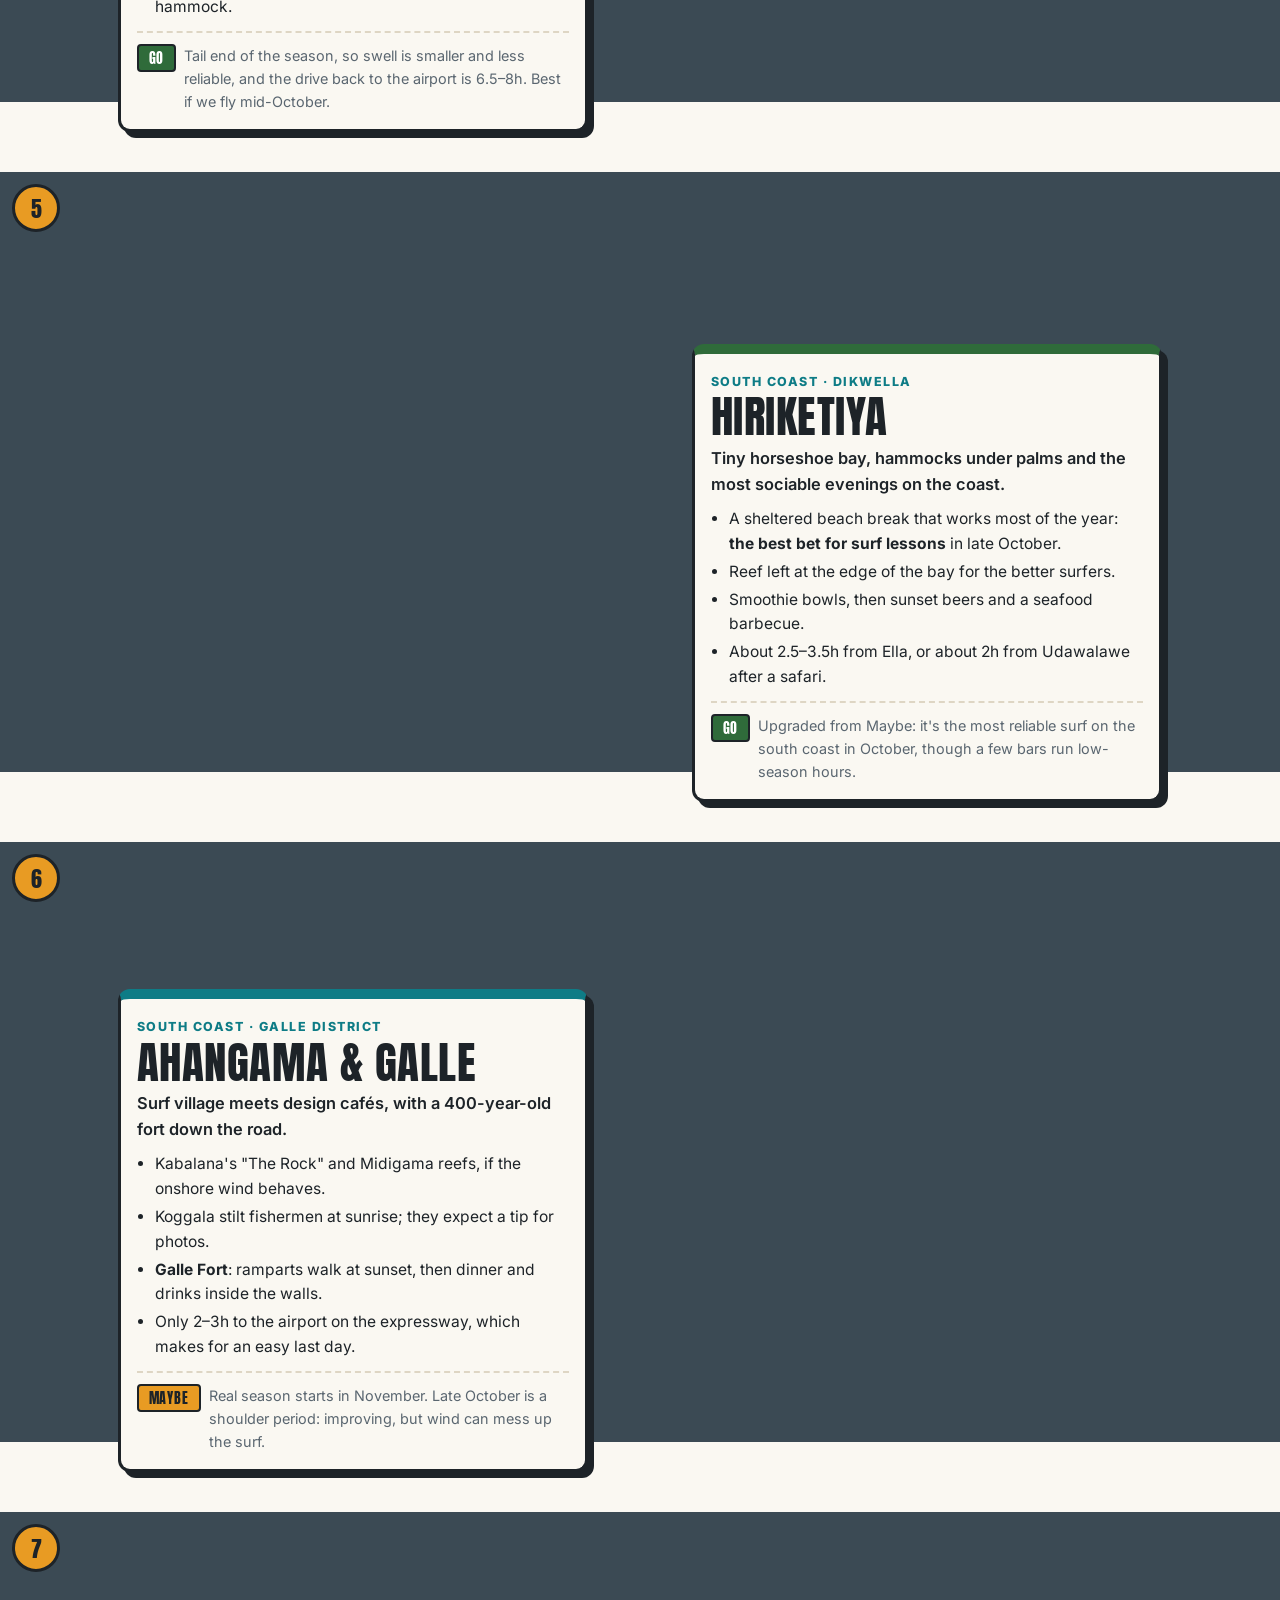
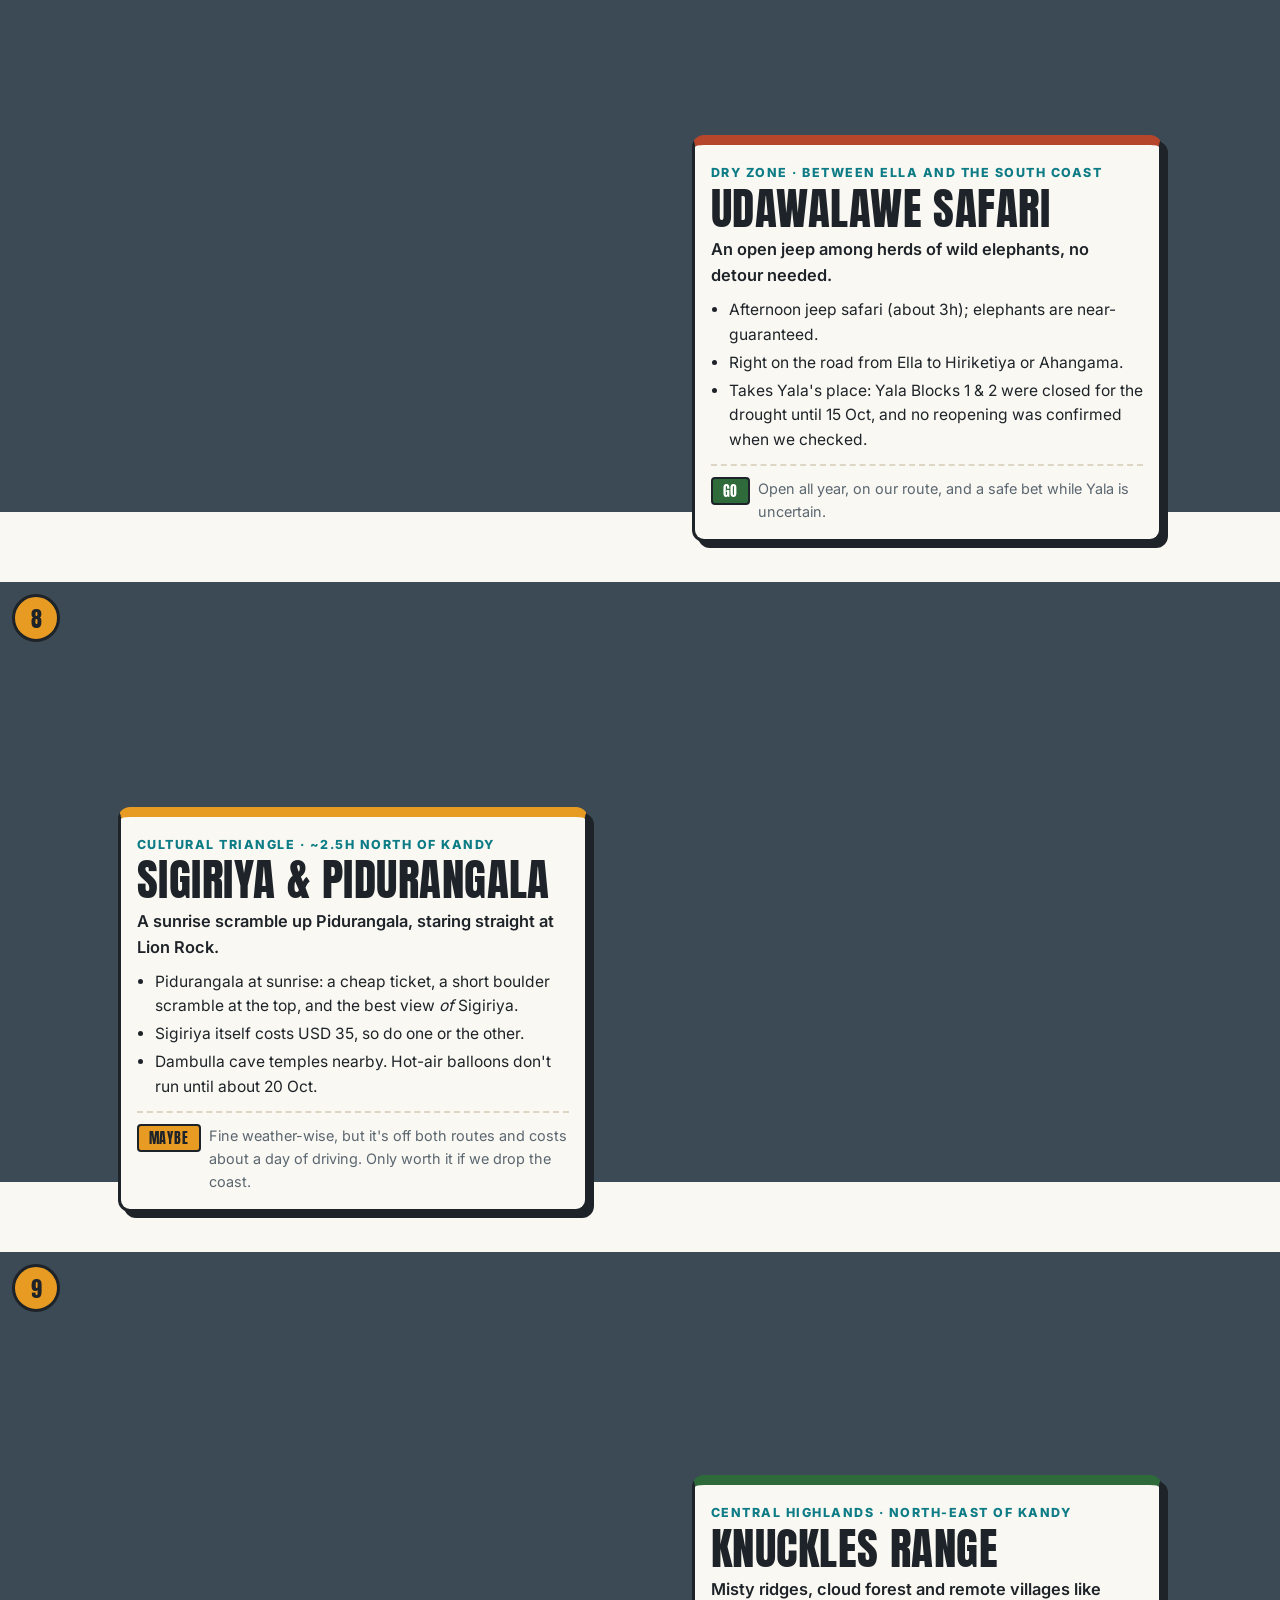
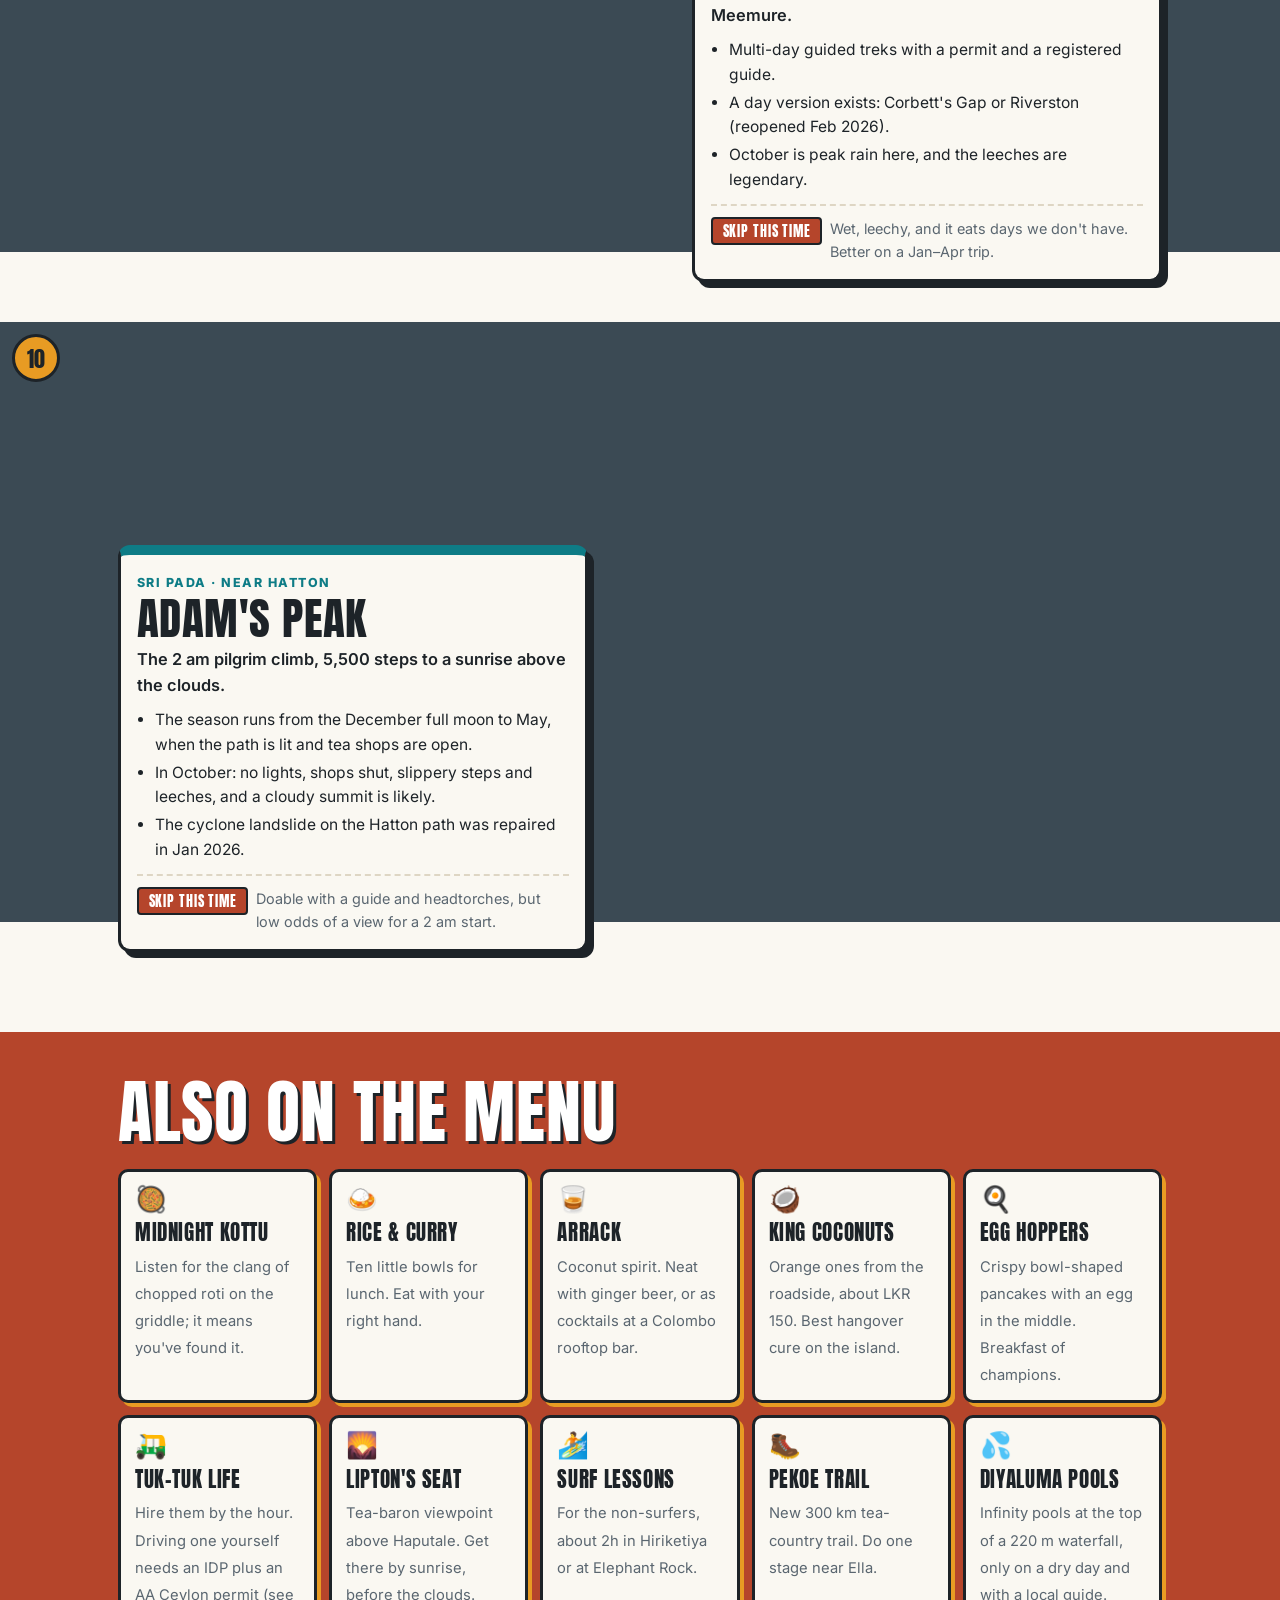
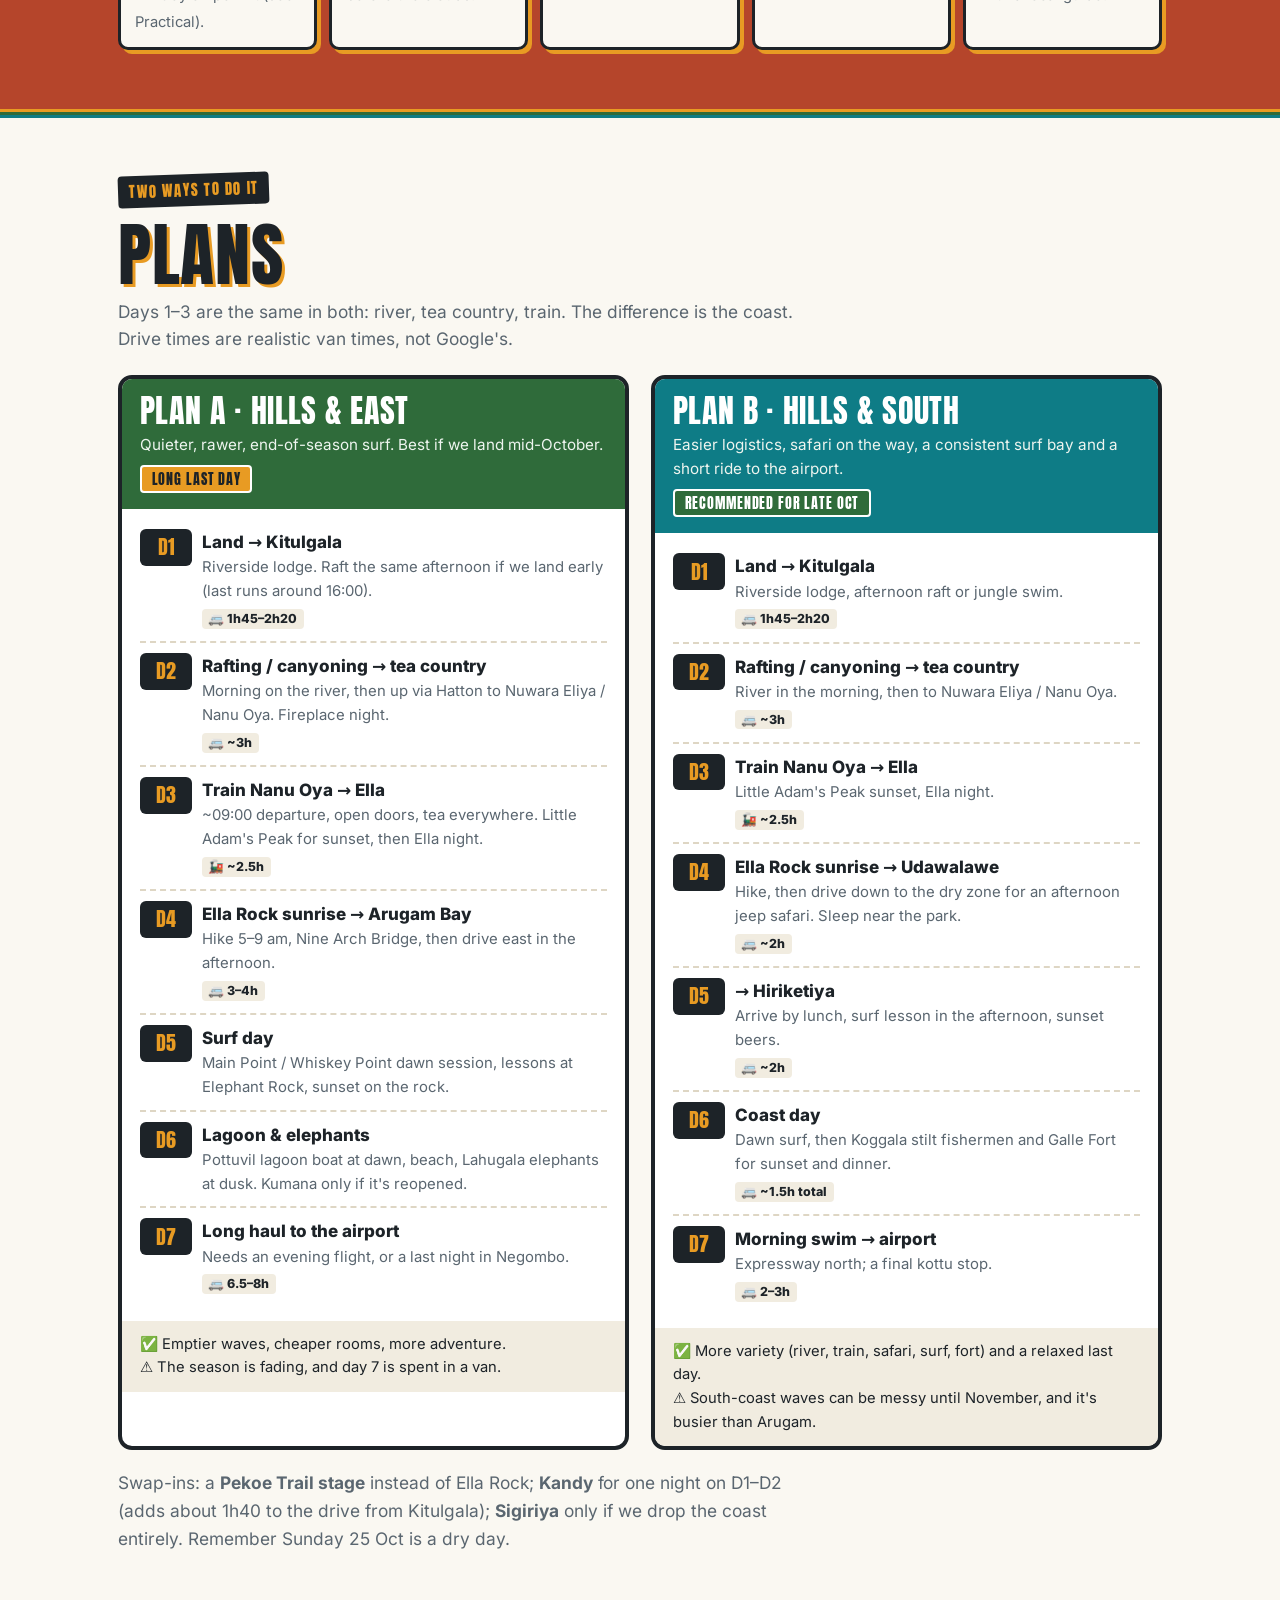
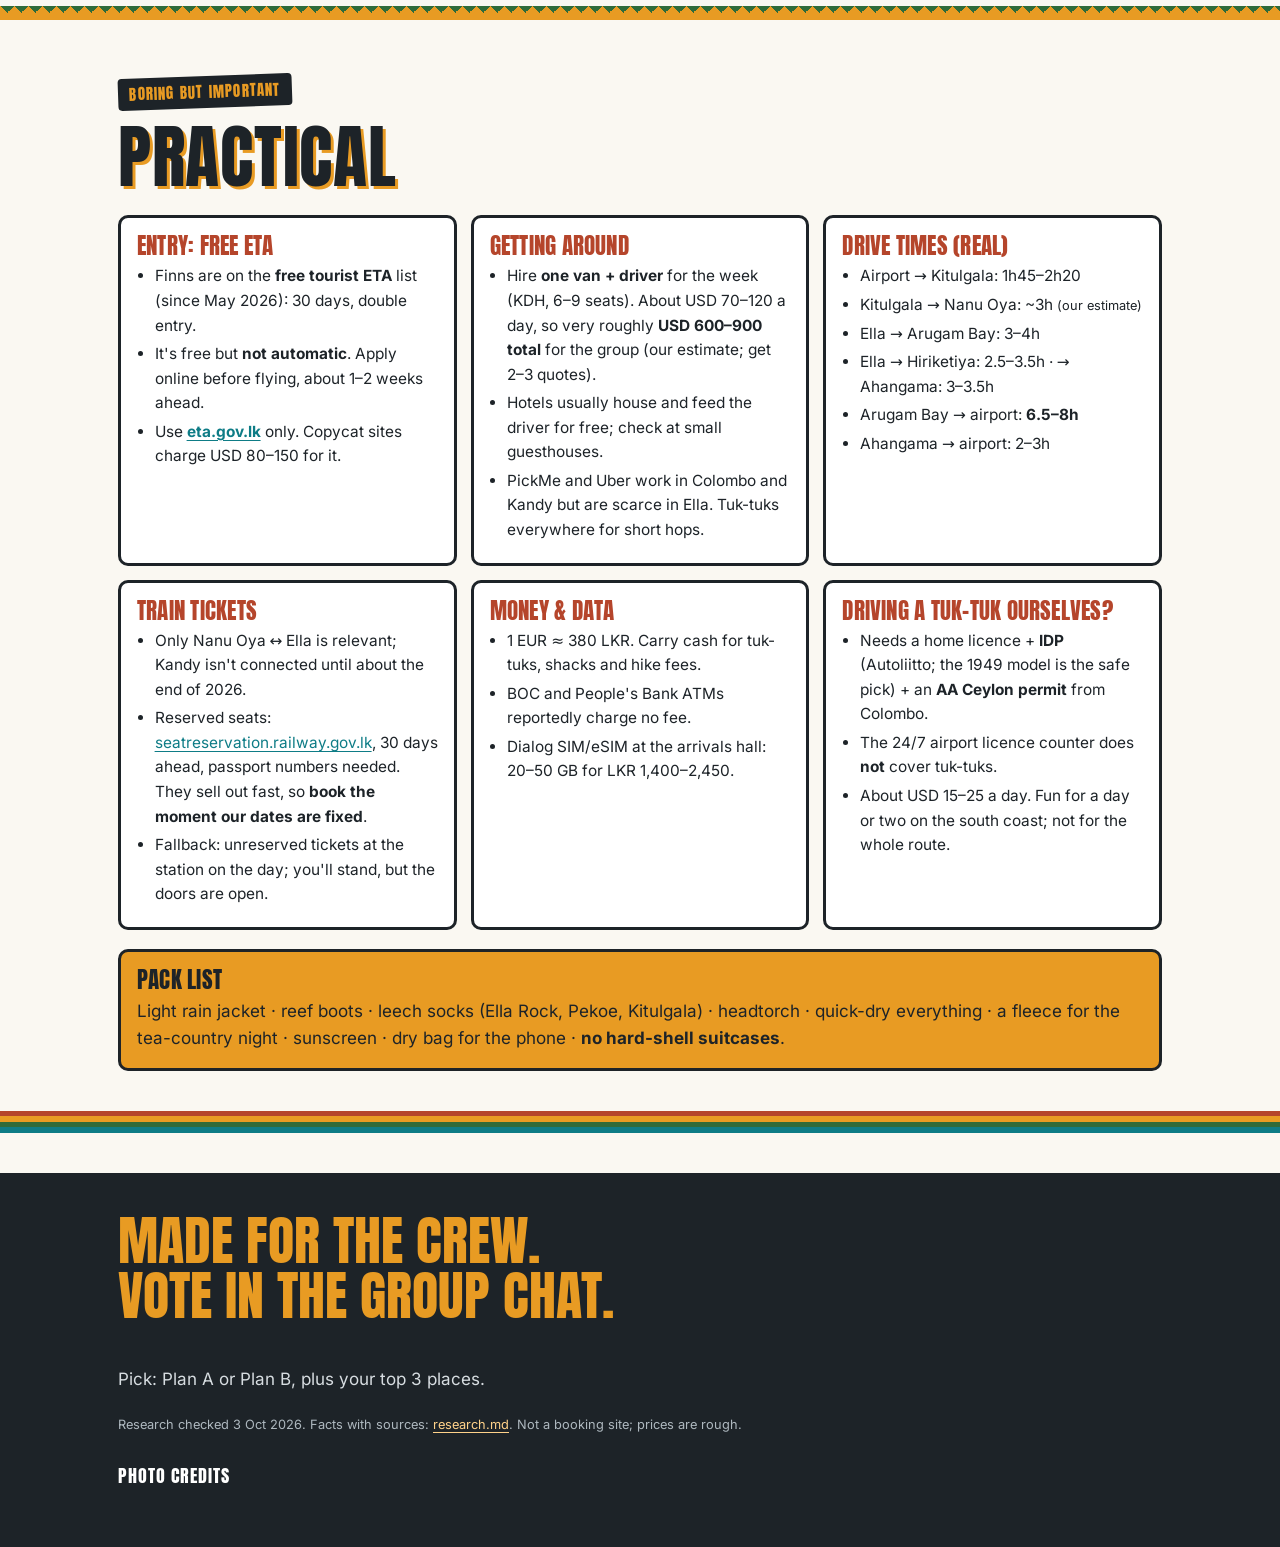
<file: sri-lanka/index.src.html>
<!doctype html>
<html lang="en">
<head>
<meta charset="utf-8">
<meta name="viewport" content="width=device-width, initial-scale=1">
<title>Sri Lanka Boys Trip</title>
<meta name="description" content="7 days in Sri Lanka, mid/late October 2026: surf, hills, jungle rivers and rice &amp; curry. Pick your favourites.">
<meta name="theme-color" content="#1d2328">
<meta property="og:title" content="Sri Lanka. 7 days. No suitcases on wheels.">
<meta property="og:description" content="Surf, hills, jungle rivers and rice &amp; curry. Two plans, ten places, one reality check. Pick your favourites.">
<meta property="og:type" content="website">
<!--OG_IMAGE-->
<link rel="preload" href="fonts/anton-400.woff2" as="font" type="font/woff2" crossorigin>
<link rel="icon" href="data:image/svg+xml,%3Csvg xmlns='http://www.w3.org/2000/svg' viewBox='0 0 100 100'%3E%3Crect width='100' height='100' rx='18' fill='%23E89B23'/%3E%3Ctext x='50' y='72' font-size='64' text-anchor='middle' font-family='Impact,sans-serif' fill='%231d2328'%3ESL%3C/text%3E%3C/svg%3E">
<link rel="stylesheet" href="style.css">
</head>
<body>
<a class="skiplink" href="#main">Skip to content</a>

<nav class="nav" aria-label="Sections">
  <div class="nav-in">
    <a class="brand" href="#top">SRI LANKA ’26</a>
    <a class="tab" href="#reality">Reality check</a>
    <a class="tab" href="#places">Places</a>
    <a class="tab" href="#plans">Plans</a>
    <a class="tab" href="#practical">Practical</a>
  </div>
</nav>

<header class="hero" id="top">
  <!--PHOTO:hero-->
  <div class="hero-in">
    <h1 class="sign">Sri Lanka. 7 days.<span class="l2">No suitcases on wheels.</span></h1>
    <p class="sub">Mid/late October 2026: surf, hills, jungle rivers and rice &amp; curry. Pick your favourites.</p>
    <div class="hero-plates">
      <span class="plate">CMB ⇄ CMB</span>
      <span class="plate">7 days on the ground</span>
      <span class="plate">Backpacks only</span>
    </div>
  </div>
</header>
<div class="stripes" aria-hidden="true"></div>

<main id="main">

<!-- ============ REALITY CHECK ============ -->
<section class="block" id="reality" aria-labelledby="reality-h">
  <div class="wrap">
    <span class="kicker">Read this first</span>
    <h2 class="sec-title sign-dark" id="reality-h">October reality check</h2>
    <p class="lede">Checked against news and operator sources on 3 Oct 2026. Some of our original assumptions were wrong, and the biggest one is the train.</p>

    <div class="board reveal">
      <h3>The short version</h3>
      <p class="lede">October is inter-monsoon season, so it's the same story everywhere: warm, clear mornings, then thunderstorms in the afternoon or evening. Hike and surf early, and save the afternoons for beer and naps.</p>
      <div class="rc-grid">
        <div class="rc skip">
          <h4>🚂 No Kandy → Ella train <span class="tag skip">Changed</span></h4>
          <p>Cyclone Ditwah (Nov 2025) wrecked the hill line. <b>Kandy/Gampola → Nanu Oya is still under repair</b>, with a target of about 31 Dec. <b>Nanu Oya → Ella is running again</b>, and that's the best-looking stretch anyway. We drive up to tea country and take the train from there.</p>
        </div>
        <div class="rc info">
          <h4>🌧️ El Niño ≠ dry October</h4>
          <p>2026 has a strong El Niño and a severe drought in the southeast. The Met Department still expects <b>above-normal rain from October</b>; the dry effect is expected mainly in Jan–Mar. Pack a rain jacket.</p>
        </div>
        <div class="rc maybe">
          <h4>🏄 East vs south coast</h4>
          <p><b>Arugam Bay</b> is at the tail end of its season: smaller swell, empty line-ups, some bars closing, and a 7–8h drive back to the airport. <b>South coast</b> is an improving shoulder season, <b>Hiriketiya's sheltered bay works all year</b>, and the airport is only 2–3h away.</p>
        </div>
        <div class="rc maybe">
          <h4>🐆 Safari status</h4>
          <p><b>Yala Blocks 1 &amp; 2 are closed 14 Sep–15 Oct</b> because of the drought, and no reopening has been announced yet. <b>Kumana</b> campsites are closed. <b>Udawalawe is open</b>, sits right on the Ella → south coast road and is the elephant sure-thing.</p>
        </div>
        <div class="rc skip">
          <h4>⛰️ Adam's Peak is off-season</h4>
          <p>Pilgrim season starts in December. In October the path is unlit, the tea shops are shut, it's slippery and leechy, and the summit is likely cloudy. Not this time.</p>
        </div>
        <div class="rc go">
          <h4>🍺 Sunday 25 Oct = dry day</h4>
          <p>It's Vap Poya, the full-moon holiday, so <b>no alcohol is sold anywhere</b>, hotel bars included. Plan a surf-and-coconut day, or stock up on Saturday.</p>
        </div>
      </div>
      <p class="rc-foot">All sources: <a href="https://github.com/Mark000/jordan-boys-trip/blob/main/sri-lanka/research.md">research notes with links</a>. Re-check train times and park status the week before.</p>
    </div>
  </div>
</section>
<div class="zig" aria-hidden="true"></div>

<!-- ============ PLACES ============ -->
<section class="block" id="places" aria-labelledby="places-h">
  <div class="wrap">
    <span class="kicker">The menu</span>
    <h2 class="sec-title sign-dark" id="places-h">Places</h2>
    <p class="lede">Ten candidates, each with an honest October verdict. Filter by verdict, then vote in the group chat.</p>
    <div class="filter" role="group" aria-label="Filter places by October verdict">
      <button type="button" data-filter="all" aria-pressed="true">All</button>
      <button type="button" data-filter="go" aria-pressed="false">Go</button>
      <button type="button" data-filter="maybe" aria-pressed="false">Maybe</button>
      <button type="button" data-filter="skip" aria-pressed="false">Skip this time</button>
    </div>
    <p class="sr-only" aria-live="polite" id="filter-status"></p>
  </div>

  <div class="places">

    <article class="place reveal" data-verdict="go" id="p-ella" aria-labelledby="h-ella">
      <div class="photo"><!--PHOTO:ella--><span class="num" aria-hidden="true">1</span></div>
      <div class="card">
        <div class="region">Uva hills · 1,000 m</div>
        <h3 id="h-ella">Ella</h3>
        <p class="vibe">Backpacker HQ in the clouds: hostel rooftops, cheap kottu and a hike out of every door.</p>
        <ul>
          <li><b>Ella Rock</b> at sunrise, about 4h return; cash fee of about LKR 930 near the top. <b>Little Adam's Peak</b> (free) for sunset.</li>
          <li><b>Nine Arch Bridge</b> as a train goes over; timings changed after the cyclone, so ask at Ella station.</li>
          <li>Flying Ravana zipline (about LKR 5,000), Ravana Falls, then Cafe Chill / 360 Bar.</li>
          <li>Under the radar: <b>Pekoe Trail Stage 15</b> (Makulella → Ella, about USD 10), and <b>Lipton's Seat</b> sunrise, 1–1.5h away by tuk-tuk.</li>
        </ul>
        <div class="verdict"><span class="tag go">Go</span><span class="why">Hiking works in the mornings. The town is intact and running normally.</span></div>
      </div>
    </article>

    <article class="place reveal" data-verdict="go" id="p-train" aria-labelledby="h-train">
      <div class="photo"><!--PHOTO:train--><span class="num" aria-hidden="true">2</span></div>
      <div class="card">
        <div class="region">Hill country railway</div>
        <h3 id="h-train">Nanu Oya → Ella train</h3>
        <p class="vibe">About 2.5h of tea estates, tunnels and waterfalls from an open train door. It's the best part of the famous ride.</p>
        <ul>
          <li>The morning train leaves Nanu Oya around 09:00 and gets to Ella around 11:30; another leaves around 14:30. Confirm times locally.</li>
          <li>Kandy → Nanu Oya is <b>closed until about the end of 2026</b>, so we cover that part by van (about 2.5–3h).</li>
          <li>Reserved seats go on sale 30 days ahead on <a href="https://seatreservation.railway.gov.lk/">seatreservation.railway.gov.lk</a> (passport numbers needed). If they're gone, buy unreserved 2nd/3rd class on the day.</li>
          <li>Sleep the night before in Nuwara Eliya or a tea-estate bungalow: fireplace, arrack, cold mountain air.</li>
        </ul>
        <div class="verdict"><span class="tag go">Go</span><span class="why">The full Kandy → Ella ride isn't possible this year, but this section is the highlight.</span></div>
      </div>
    </article>

    <article class="place reveal" data-verdict="go" id="p-kitulgala" aria-labelledby="h-kitulgala">
      <div class="photo"><!--PHOTO:kitulgala--><span class="num" aria-hidden="true">3</span></div>
      <div class="card">
        <div class="region">Kelani river · ~2h from the airport</div>
        <h3 id="h-kitulgala">Kitulgala</h3>
        <p class="vibe">White water through rainforest, the perfect jet-lag cure on day one or two.</p>
        <ul>
          <li>Rafting on the Kelani: about 5 km of grade II–III, punchier in October's higher water. About USD 25–40 each.</li>
          <li>Rafting + canyoning combo (natural slides and jumps): about USD 57–80.</li>
          <li>Runs only about 10:00–16:00 because of the upstream dam, so book a morning slot.</li>
          <li>Riverside lodges such as Rafter's Retreat; Belilena cave and jungle swims nearby.</li>
        </ul>
        <div class="verdict"><span class="tag go">Go</span><span class="why">October is good-water season, and it's right on the way into the hills.</span></div>
      </div>
    </article>

    <article class="place reveal" data-verdict="go" id="p-arugam" aria-labelledby="h-arugam">
      <div class="photo"><!--PHOTO:arugam--><span class="num" aria-hidden="true">4</span></div>
      <div class="card">
        <div class="region">East coast · Ampara</div>
        <h3 id="h-arugam">Arugam Bay</h3>
        <p class="vibe">Barefoot surf town, end-of-season edition: empty line-ups, cheap rooms, sleepy bars.</p>
        <ul>
          <li>Main Point and Whiskey Point for surfers, Elephant Rock for beginners and sunset. Peanut Farm needs a bigger swell.</li>
          <li><b>Pottuvil lagoon</b> mangrove boat at dawn: crocs, monitor lizards, birds.</li>
          <li><b>Lahugala</b> elephant drive at dusk. Kumana campsites are closed for the drought, so ask locally about day safaris.</li>
          <li>Fresh fish and rice &amp; curry on the beach, then a hammock.</li>
        </ul>
        <div class="verdict"><span class="tag go">Go</span><span class="why">Tail end of the season, so swell is smaller and less reliable, and the drive back to the airport is 6.5–8h. Best if we fly mid-October.</span></div>
      </div>
    </article>

    <article class="place reveal" data-verdict="go" id="p-hiri" aria-labelledby="h-hiri">
      <div class="photo"><!--PHOTO:hiriketiya--><span class="num" aria-hidden="true">5</span></div>
      <div class="card">
        <div class="region">South coast · Dikwella</div>
        <h3 id="h-hiri">Hiriketiya</h3>
        <p class="vibe">Tiny horseshoe bay, hammocks under palms and the most sociable evenings on the coast.</p>
        <ul>
          <li>A sheltered beach break that works most of the year: <b>the best bet for surf lessons</b> in late October.</li>
          <li>Reef left at the edge of the bay for the better surfers.</li>
          <li>Smoothie bowls, then sunset beers and a seafood barbecue.</li>
          <li>About 2.5–3.5h from Ella, or about 2h from Udawalawe after a safari.</li>
        </ul>
        <div class="verdict"><span class="tag go">Go</span><span class="why">Upgraded from Maybe: it's the most reliable surf on the south coast in October, though a few bars run low-season hours.</span></div>
      </div>
    </article>

    <article class="place reveal" data-verdict="maybe" id="p-ahangama" aria-labelledby="h-ahangama">
      <div class="photo"><!--PHOTO:ahangama--><span class="num" aria-hidden="true">6</span></div>
      <div class="card">
        <div class="region">South coast · Galle district</div>
        <h3 id="h-ahangama">Ahangama &amp; Galle</h3>
        <p class="vibe">Surf village meets design cafés, with a 400-year-old fort down the road.</p>
        <ul>
          <li>Kabalana's "The Rock" and Midigama reefs, if the onshore wind behaves.</li>
          <li>Koggala stilt fishermen at sunrise; they expect a tip for photos.</li>
          <li><b>Galle Fort</b>: ramparts walk at sunset, then dinner and drinks inside the walls.</li>
          <li>Only 2–3h to the airport on the expressway, which makes for an easy last day.</li>
        </ul>
        <div class="verdict"><span class="tag maybe">Maybe</span><span class="why">Real season starts in November. Late October is a shoulder period: improving, but wind can mess up the surf.</span></div>
      </div>
    </article>

    <article class="place reveal" data-verdict="go" id="p-uda" aria-labelledby="h-uda">
      <div class="photo"><!--PHOTO:udawalawe--><span class="num" aria-hidden="true">7</span></div>
      <div class="card">
        <div class="region">Dry zone · between Ella and the south coast</div>
        <h3 id="h-uda">Udawalawe safari</h3>
        <p class="vibe">An open jeep among herds of wild elephants, no detour needed.</p>
        <ul>
          <li>Afternoon jeep safari (about 3h); elephants are near-guaranteed.</li>
          <li>Right on the road from Ella to Hiriketiya or Ahangama.</li>
          <li>Takes Yala's place: Yala Blocks 1 &amp; 2 were closed for the drought until 15 Oct, and no reopening was confirmed when we checked.</li>
        </ul>
        <div class="verdict"><span class="tag go">Go</span><span class="why">Open all year, on our route, and a safe bet while Yala is uncertain.</span></div>
      </div>
    </article>

    <article class="place reveal" data-verdict="maybe" id="p-sigiriya" aria-labelledby="h-sigiriya">
      <div class="photo"><!--PHOTO:sigiriya--><span class="num" aria-hidden="true">8</span></div>
      <div class="card">
        <div class="region">Cultural Triangle · ~2.5h north of Kandy</div>
        <h3 id="h-sigiriya">Sigiriya &amp; Pidurangala</h3>
        <p class="vibe">A sunrise scramble up Pidurangala, staring straight at Lion Rock.</p>
        <ul>
          <li>Pidurangala at sunrise: a cheap ticket, a short boulder scramble at the top, and the best view <i>of</i> Sigiriya.</li>
          <li>Sigiriya itself costs USD 35, so do one or the other.</li>
          <li>Dambulla cave temples nearby. Hot-air balloons don't run until about 20 Oct.</li>
        </ul>
        <div class="verdict"><span class="tag maybe">Maybe</span><span class="why">Fine weather-wise, but it's off both routes and costs about a day of driving. Only worth it if we drop the coast.</span></div>
      </div>
    </article>

    <article class="place reveal" data-verdict="skip" id="p-knuckles" aria-labelledby="h-knuckles">
      <div class="photo"><!--PHOTO:knuckles--><span class="num" aria-hidden="true">9</span></div>
      <div class="card">
        <div class="region">Central highlands · north-east of Kandy</div>
        <h3 id="h-knuckles">Knuckles Range</h3>
        <p class="vibe">Misty ridges, cloud forest and remote villages like Meemure.</p>
        <ul>
          <li>Multi-day guided treks with a permit and a registered guide.</li>
          <li>A day version exists: Corbett's Gap or Riverston (reopened Feb 2026).</li>
          <li>October is peak rain here, and the leeches are legendary.</li>
        </ul>
        <div class="verdict"><span class="tag skip">Skip this time</span><span class="why">Wet, leechy, and it eats days we don't have. Better on a Jan–Apr trip.</span></div>
      </div>
    </article>

    <article class="place reveal" data-verdict="skip" id="p-adams" aria-labelledby="h-adams">
      <div class="photo"><!--PHOTO:adams--><span class="num" aria-hidden="true">10</span></div>
      <div class="card">
        <div class="region">Sri Pada · near Hatton</div>
        <h3 id="h-adams">Adam's Peak</h3>
        <p class="vibe">The 2 am pilgrim climb, 5,500 steps to a sunrise above the clouds.</p>
        <ul>
          <li>The season runs from the December full moon to May, when the path is lit and tea shops are open.</li>
          <li>In October: no lights, shops shut, slippery steps and leeches, and a cloudy summit is likely.</li>
          <li>The cyclone landslide on the Hatton path was repaired in Jan 2026.</li>
        </ul>
        <div class="verdict"><span class="tag skip">Skip this time</span><span class="why">Doable with a guide and headtorches, but low odds of a view for a 2 am start.</span></div>
      </div>
    </article>

  </div>
</section>

<!-- ============ ALSO ON THE MENU ============ -->
<section class="menu" aria-labelledby="menu-h">
  <div class="wrap">
    <h2 class="sec-title" id="menu-h">Also on the menu</h2>
  </div>
  <div class="menu-row" tabindex="0" aria-label="Small extras, scrollable">
    <div class="dish"><span class="em" aria-hidden="true">🥘</span><b>Midnight kottu</b><span>Listen for the clang of chopped roti on the griddle; it means you've found it.</span></div>
    <div class="dish"><span class="em" aria-hidden="true">🍛</span><b>Rice &amp; curry</b><span>Ten little bowls for lunch. Eat with your right hand.</span></div>
    <div class="dish"><span class="em" aria-hidden="true">🥃</span><b>Arrack</b><span>Coconut spirit. Neat with ginger beer, or as cocktails at a Colombo rooftop bar.</span></div>
    <div class="dish"><span class="em" aria-hidden="true">🥥</span><b>King coconuts</b><span>Orange ones from the roadside, about LKR 150. Best hangover cure on the island.</span></div>
    <div class="dish"><span class="em" aria-hidden="true">🍳</span><b>Egg hoppers</b><span>Crispy bowl-shaped pancakes with an egg in the middle. Breakfast of champions.</span></div>
    <div class="dish"><span class="em" aria-hidden="true">🛺</span><b>Tuk-tuk life</b><span>Hire them by the hour. Driving one yourself needs an IDP plus an AA Ceylon permit (see Practical).</span></div>
    <div class="dish"><span class="em" aria-hidden="true">🌄</span><b>Lipton's Seat</b><span>Tea-baron viewpoint above Haputale. Get there by sunrise, before the clouds.</span></div>
    <div class="dish"><span class="em" aria-hidden="true">🏄</span><b>Surf lessons</b><span>For the non-surfers, about 2h in Hiriketiya or at Elephant Rock.</span></div>
    <div class="dish"><span class="em" aria-hidden="true">🥾</span><b>Pekoe Trail</b><span>New 300 km tea-country trail. Do one stage near Ella.</span></div>
    <div class="dish"><span class="em" aria-hidden="true">💦</span><b>Diyaluma pools</b><span>Infinity pools at the top of a 220 m waterfall, only on a dry day and with a local guide.</span></div>
  </div>
</section>
<div class="stripes thin" aria-hidden="true"></div>

<!-- ============ PLANS ============ -->
<section class="block" id="plans" aria-labelledby="plans-h">
  <div class="wrap">
    <span class="kicker">Two ways to do it</span>
    <h2 class="sec-title sign-dark" id="plans-h">Plans</h2>
    <p class="lede">Days 1–3 are the same in both: river, tea country, train. The difference is the coast. Drive times are realistic van times, not Google's.</p>

    <div class="plans">
      <article class="plan a reveal" aria-labelledby="plan-a-h">
        <header>
          <h3 id="plan-a-h">Plan A · Hills &amp; East</h3>
          <p>Quieter, rawer, end-of-season surf. Best if we land mid-October.</p>
          <span class="tag maybe">Long last day</span>
        </header>
        <ol>
          <li><span class="d">D1</span><div><div class="t">Land → Kitulgala</div><div class="x">Riverside lodge. Raft the same afternoon if we land early (last runs around 16:00).</div><span class="drive">🚐 1h45–2h20</span></div></li>
          <li><span class="d">D2</span><div><div class="t">Rafting / canyoning → tea country</div><div class="x">Morning on the river, then up via Hatton to Nuwara Eliya / Nanu Oya. Fireplace night.</div><span class="drive">🚐 ~3h</span></div></li>
          <li><span class="d">D3</span><div><div class="t">Train Nanu Oya → Ella</div><div class="x">~09:00 departure, open doors, tea everywhere. Little Adam's Peak for sunset, then Ella night.</div><span class="drive">🚂 ~2.5h</span></div></li>
          <li><span class="d">D4</span><div><div class="t">Ella Rock sunrise → Arugam Bay</div><div class="x">Hike 5–9 am, Nine Arch Bridge, then drive east in the afternoon.</div><span class="drive">🚐 3–4h</span></div></li>
          <li><span class="d">D5</span><div><div class="t">Surf day</div><div class="x">Main Point / Whiskey Point dawn session, lessons at Elephant Rock, sunset on the rock.</div></div></li>
          <li><span class="d">D6</span><div><div class="t">Lagoon &amp; elephants</div><div class="x">Pottuvil lagoon boat at dawn, beach, Lahugala elephants at dusk. Kumana only if it's reopened.</div></div></li>
          <li><span class="d">D7</span><div><div class="t">Long haul to the airport</div><div class="x">Needs an evening flight, or a last night in Negombo.</div><span class="drive">🚐 6.5–8h</span></div></li>
        </ol>
        <footer>✅ Emptier waves, cheaper rooms, more adventure.<br>⚠️ The season is fading, and day 7 is spent in a van.</footer>
      </article>

      <article class="plan b reveal" aria-labelledby="plan-b-h">
        <header>
          <h3 id="plan-b-h">Plan B · Hills &amp; South</h3>
          <p>Easier logistics, safari on the way, a consistent surf bay and a short ride to the airport.</p>
          <span class="tag go">Recommended for late Oct</span>
        </header>
        <ol>
          <li><span class="d">D1</span><div><div class="t">Land → Kitulgala</div><div class="x">Riverside lodge, afternoon raft or jungle swim.</div><span class="drive">🚐 1h45–2h20</span></div></li>
          <li><span class="d">D2</span><div><div class="t">Rafting / canyoning → tea country</div><div class="x">River in the morning, then to Nuwara Eliya / Nanu Oya.</div><span class="drive">🚐 ~3h</span></div></li>
          <li><span class="d">D3</span><div><div class="t">Train Nanu Oya → Ella</div><div class="x">Little Adam's Peak sunset, Ella night.</div><span class="drive">🚂 ~2.5h</span></div></li>
          <li><span class="d">D4</span><div><div class="t">Ella Rock sunrise → Udawalawe</div><div class="x">Hike, then drive down to the dry zone for an afternoon jeep safari. Sleep near the park.</div><span class="drive">🚐 ~2h</span></div></li>
          <li><span class="d">D5</span><div><div class="t">→ Hiriketiya</div><div class="x">Arrive by lunch, surf lesson in the afternoon, sunset beers.</div><span class="drive">🚐 ~2h</span></div></li>
          <li><span class="d">D6</span><div><div class="t">Coast day</div><div class="x">Dawn surf, then Koggala stilt fishermen and Galle Fort for sunset and dinner.</div><span class="drive">🚐 ~1.5h total</span></div></li>
          <li><span class="d">D7</span><div><div class="t">Morning swim → airport</div><div class="x">Expressway north; a final kottu stop.</div><span class="drive">🚐 2–3h</span></div></li>
        </ol>
        <footer>✅ More variety (river, train, safari, surf, fort) and a relaxed last day.<br>⚠️ South-coast waves can be messy until November, and it's busier than Arugam.</footer>
      </article>
    </div>
    <p class="lede" style="margin-top:1.2rem">Swap-ins: a <b>Pekoe Trail stage</b> instead of Ella Rock; <b>Kandy</b> for one night on D1–D2 (adds about 1h40 to the drive from Kitulgala); <b>Sigiriya</b> only if we drop the coast entirely. Remember Sunday 25 Oct is a dry day.</p>
  </div>
</section>
<div class="zig" aria-hidden="true"></div>

<!-- ============ PRACTICAL ============ -->
<section class="block" id="practical" aria-labelledby="prac-h">
  <div class="wrap">
    <span class="kicker">Boring but important</span>
    <h2 class="sec-title sign-dark" id="prac-h">Practical</h2>

    <div class="prac">
      <div class="pc reveal">
        <h3>Entry: free ETA</h3>
        <ul>
          <li>Finns are on the <b>free tourist ETA</b> list (since May 2026): 30 days, double entry.</li>
          <li>It's free but <b>not automatic</b>. Apply online before flying, about 1–2 weeks ahead.</li>
          <li>Use <b><a href="https://eta.gov.lk">eta.gov.lk</a></b> only. Copycat sites charge USD 80–150 for it.</li>
        </ul>
      </div>
      <div class="pc reveal">
        <h3>Getting around</h3>
        <ul>
          <li>Hire <b>one van + driver</b> for the week (KDH, 6–9 seats). About USD 70–120 a day, so very roughly <b>USD 600–900 total</b> for the group (our estimate; get 2–3 quotes).</li>
          <li>Hotels usually house and feed the driver for free; check at small guesthouses.</li>
          <li>PickMe and Uber work in Colombo and Kandy but are scarce in Ella. Tuk-tuks everywhere for short hops.</li>
        </ul>
      </div>
      <div class="pc reveal">
        <h3>Drive times (real)</h3>
        <ul>
          <li>Airport → Kitulgala: 1h45–2h20</li>
          <li>Kitulgala → Nanu Oya: ~3h <small>(our estimate)</small></li>
          <li>Ella → Arugam Bay: 3–4h</li>
          <li>Ella → Hiriketiya: 2.5–3.5h · → Ahangama: 3–3.5h</li>
          <li>Arugam Bay → airport: <b>6.5–8h</b></li>
          <li>Ahangama → airport: 2–3h</li>
        </ul>
      </div>
      <div class="pc reveal">
        <h3>Train tickets</h3>
        <ul>
          <li>Only Nanu Oya ↔ Ella is relevant; Kandy isn't connected until about the end of 2026.</li>
          <li>Reserved seats: <a href="https://seatreservation.railway.gov.lk/">seatreservation.railway.gov.lk</a>, 30 days ahead, passport numbers needed. They sell out fast, so <b>book the moment our dates are fixed</b>.</li>
          <li>Fallback: unreserved tickets at the station on the day; you'll stand, but the doors are open.</li>
        </ul>
      </div>
      <div class="pc reveal">
        <h3>Money &amp; data</h3>
        <ul>
          <li>1 EUR ≈ 380 LKR. Carry cash for tuk-tuks, shacks and hike fees.</li>
          <li>BOC and People's Bank ATMs reportedly charge no fee.</li>
          <li>Dialog SIM/eSIM at the arrivals hall: 20–50 GB for LKR 1,400–2,450.</li>
        </ul>
      </div>
      <div class="pc reveal">
        <h3>Driving a tuk-tuk ourselves?</h3>
        <ul>
          <li>Needs a home licence + <b>IDP</b> (Autoliitto; the 1949 model is the safe pick) + an <b>AA Ceylon permit</b> from Colombo.</li>
          <li>The 24/7 airport licence counter does <b>not</b> cover tuk-tuks.</li>
          <li>About USD 15–25 a day. Fun for a day or two on the south coast; not for the whole route.</li>
        </ul>
      </div>
    </div>

    <div class="pack reveal">
      <h3>Pack list</h3>
      <p>Light rain jacket · reef boots · leech socks (Ella Rock, Pekoe, Kitulgala) · headtorch · quick-dry everything · a fleece for the tea-country night · sunscreen · dry bag for the phone · <b>no hard-shell suitcases</b>.</p>
    </div>
  </div>
</section>

</main>

<div class="stripes" aria-hidden="true"></div>
<footer class="site">
  <div class="wrap">
    <p class="big">Made for the crew.<br>Vote in the group chat.</p>
    <p>Pick: Plan A or Plan B, plus your top 3 places.</p>
    <p class="src">Research checked 3 Oct 2026. Facts with sources: <a href="https://github.com/Mark000/jordan-boys-trip/blob/main/sri-lanka/research.md">research.md</a>. Not a booking site; prices are rough.</p>
    <div class="credits" id="credits">
      <h4>Photo credits</h4>
      <!--CREDITS-->
    </div>
  </div>
</footer>

<script src="app.js" defer></script>
</body>
</html>
</file>
<file: sri-lanka/style.css>
/* Anton & Inter: SIL Open Font License, self-hosted from Google Fonts (latin subset) */
@font-face{font-family:'Anton';font-style:normal;font-weight:400;font-display:swap;src:url(fonts/anton-400.woff2) format('woff2')}
@font-face{font-family:'Inter';font-style:normal;font-weight:400 800;font-display:swap;src:url(fonts/inter-var.woff2) format('woff2')}
/* Sri Lanka boys trip — bus-signage inspired, mobile first */
:root{
  --tea:#2F6B3A; --laterite:#B5452B; --teal:#0E7C86; --saffron:#E89B23;
  --slate:#3B4A54; --paper:#FAF8F2; --ink:#1d2328; --muted:#5a6670;
  --paper-2:#f1ece0; --line:#ded6c4;
  --display:"Anton","Impact","Arial Narrow Bold",sans-serif;
  --body:"Inter",system-ui,-apple-system,"Segoe UI",Roboto,Helvetica,Arial,sans-serif;
  --wrap:1100px;
}
*,*::before,*::after{box-sizing:border-box}
html{-webkit-text-size-adjust:100%;scroll-behavior:smooth;scroll-padding-top:64px}
body{margin:0;background:var(--paper);color:var(--ink);font-family:var(--body);
  font-size:17px;line-height:1.6;-webkit-font-smoothing:antialiased;overflow-x:hidden}
img{max-width:100%;display:block}
a{color:var(--teal);text-underline-offset:3px}
h1,h2,h3{font-family:var(--display);font-weight:400;line-height:1.02;margin:0;letter-spacing:.01em;text-transform:uppercase}
p{margin:0 0 .8em}
.wrap{max-width:var(--wrap);margin:0 auto;padding:0 16px}
@media (min-width:700px){.wrap{padding:0 28px}}
.sr-only{position:absolute;width:1px;height:1px;overflow:hidden;clip:rect(0 0 0 0);white-space:nowrap}
.skiplink{position:absolute;left:8px;top:-60px;z-index:100;background:var(--ink);color:#fff;padding:.6rem 1rem;border-radius:6px}
.skiplink:focus{top:8px}
:focus-visible{outline:3px solid var(--saffron);outline-offset:3px;border-radius:4px}

/* ---------- painted stripes (bus livery) ---------- */
.stripes{height:22px;background:linear-gradient(180deg,
  var(--laterite) 0 25%,var(--saffron) 25% 50%,var(--tea) 50% 75%,var(--teal) 75% 100%)}
.stripes.thin{height:12px}
.stripes.wave{height:18px;background:
  radial-gradient(circle at 10px -4px,transparent 12px,var(--saffron) 13px) 0 0/20px 18px repeat-x,
  linear-gradient(var(--laterite),var(--laterite))}
.zig{height:14px;background:
  linear-gradient(135deg,var(--tea) 25%,transparent 25%) -7px 0/14px 14px,
  linear-gradient(225deg,var(--tea) 25%,transparent 25%) -7px 0/14px 14px,var(--saffron)}

/* ---------- sign lettering ---------- */
.sign{color:#fff;text-shadow:
  3px 3px 0 var(--laterite),5px 5px 0 var(--ink)}
.sign-dark{color:var(--ink);text-shadow:3px 3px 0 var(--saffron)}
.kicker{display:inline-block;font-family:var(--display);text-transform:uppercase;letter-spacing:.08em;
  font-size:.95rem;background:var(--ink);color:var(--saffron);padding:.25rem .7rem;border-radius:4px;
  transform:rotate(-2deg);margin-bottom:.8rem}

/* ---------- nav ---------- */
.nav{position:sticky;top:0;z-index:50;background:var(--ink);border-bottom:4px solid var(--saffron)}
.nav-in{max-width:var(--wrap);margin:0 auto;display:flex;align-items:center;gap:6px;
  padding:8px 12px;overflow-x:auto;scrollbar-width:none}
.nav-in::-webkit-scrollbar{display:none}
.nav .brand{font-family:var(--display);color:var(--saffron);font-size:1.15rem;text-decoration:none;
  margin-right:auto;padding:4px 6px 4px 2px;white-space:nowrap;letter-spacing:.03em}
.nav a.tab{flex:0 0 auto;font-family:var(--display);text-transform:uppercase;letter-spacing:.05em;
  color:#fff;text-decoration:none;font-size:.95rem;padding:7px 11px;border-radius:6px;white-space:nowrap;
  border:2px solid transparent}
.nav a.tab:hover{border-color:var(--saffron)}
.nav a.tab[aria-current="true"]{background:var(--saffron);color:var(--ink)}
@media (max-width:420px){.nav .brand{display:none}.nav-in{justify-content:space-between}.nav a.tab{font-size:.9rem;padding:7px 8px}}

/* ---------- hero ---------- */
.hero{position:relative;min-height:min(92svh,780px);display:flex;align-items:flex-end;color:#fff;
  background:var(--slate);overflow:hidden}
.hero > img{position:absolute;inset:0;width:100%;height:100%;object-fit:cover}
.hero::after{content:"";position:absolute;inset:0;
  background:linear-gradient(180deg,rgba(20,26,30,.35) 0%,rgba(20,26,30,0) 30%,rgba(20,26,30,.85) 92%)}
.hero-in{position:relative;z-index:2;width:100%;max-width:var(--wrap);margin:0 auto;padding:40px 16px 34px}
@media (min-width:700px){.hero-in{padding:60px 28px 56px}}
.hero h1{font-size:clamp(3rem,13vw,7.2rem);line-height:.92}
.hero h1 .l2{display:block;color:var(--saffron);text-shadow:3px 3px 0 var(--laterite),5px 5px 0 var(--ink)}
.hero .sub{font-size:clamp(1.05rem,3.6vw,1.3rem);max-width:36ch;margin:1rem 0 0;font-weight:600;
  text-shadow:0 1px 12px rgba(0,0,0,.6)}
.hero-plates{display:flex;flex-wrap:wrap;gap:8px;margin-top:1.3rem}
.plate{font-family:var(--display);text-transform:uppercase;letter-spacing:.06em;font-size:.95rem;
  padding:.3rem .7rem;border-radius:5px;border:2px solid #fff;background:rgba(20,26,30,.55)}
.hero .credit-inline{position:absolute;right:8px;bottom:6px;z-index:3;font-size:.68rem;opacity:.8;color:#fff}
.hero .credit-inline a{color:#fff}

/* ---------- sections ---------- */
section.block{padding:56px 0 40px}
.sec-title{font-size:clamp(2.4rem,9vw,4.4rem);margin-bottom:.4rem}
.lede{font-size:1.08rem;max-width:62ch;color:var(--muted)}

/* ---------- reality check ---------- */
.board{position:relative;background:var(--slate);color:#fff;border-radius:14px;padding:22px 18px;
  border:4px solid var(--ink);box-shadow:8px 8px 0 var(--saffron);margin-top:1.4rem}
@media (min-width:700px){.board{padding:30px 32px}}
.board h3{font-size:1.6rem;color:var(--saffron)}
.board .lede{color:#dfe6ea}
.rc-grid{display:grid;gap:14px;margin-top:1.2rem}
@media (min-width:760px){.rc-grid{grid-template-columns:1fr 1fr}}
.rc{background:rgba(255,255,255,.07);border-left:8px solid var(--saffron);border-radius:8px;padding:14px 16px}
.rc h4{margin:0 0 .3rem;font-family:var(--display);text-transform:uppercase;letter-spacing:.04em;font-size:1.25rem;
  display:flex;align-items:center;gap:.5rem;flex-wrap:wrap}
.rc p{margin:0;color:#e9eef1;font-size:.98rem}
.rc.go{border-color:#6fbf73}.rc.maybe{border-color:var(--saffron)}.rc.skip{border-color:#e0735a}.rc.info{border-color:#5cc2c9}
.rc-foot{margin-top:1rem;font-size:.85rem;color:#c5d0d6}
.rc-foot a{color:#ffd28a}

/* ---------- verdict tags ---------- */
.tag{display:inline-block;font-family:var(--display);text-transform:uppercase;letter-spacing:.06em;font-size:.9rem;
  padding:.18rem .6rem .14rem;border-radius:4px;border:2px solid var(--ink);line-height:1.3;white-space:nowrap}
.tag.go{background:var(--tea);color:#fff}
.tag.maybe{background:var(--saffron);color:var(--ink)}
.tag.skip{background:var(--laterite);color:#fff}

/* ---------- filter ---------- */
.filter{display:flex;flex-wrap:wrap;gap:8px;margin:1.2rem 0 0}
.filter button{font:inherit;font-family:var(--display);text-transform:uppercase;letter-spacing:.06em;font-size:1rem;
  padding:.4rem .9rem;border-radius:6px;border:3px solid var(--ink);background:var(--paper);color:var(--ink);cursor:pointer}
.filter button[aria-pressed="true"]{background:var(--ink);color:var(--saffron)}

/* ---------- places ---------- */
.places{display:flex;flex-direction:column;gap:0;margin-top:1.6rem}
.place{position:relative}
.place[hidden]{display:none}
.place .photo{position:relative;height:clamp(260px,62vw,560px);background:var(--slate);overflow:hidden}
.place .photo img{width:100%;height:100%;object-fit:cover}
.place .photo .ph-fallback{position:absolute;inset:0;display:flex;align-items:center;justify-content:center;
  font-family:var(--display);font-size:clamp(2.4rem,10vw,5rem);color:rgba(255,255,255,.9);text-transform:uppercase;
  text-align:center;padding:1rem}
.place .photo .num{position:absolute;left:12px;top:12px;font-family:var(--display);font-size:1.4rem;
  background:var(--saffron);color:var(--ink);border:3px solid var(--ink);border-radius:50%;width:48px;height:48px;
  display:flex;align-items:center;justify-content:center}
.place .photo .pcred{position:absolute;right:6px;top:6px;font-size:.66rem;color:#fff;background:rgba(0,0,0,.45);
  padding:1px 6px;border-radius:3px}
.place .photo .pcred a{color:#fff}
.place .card{position:relative;background:var(--paper);margin:-46px 12px 0;border:3px solid var(--ink);border-radius:12px;
  padding:18px 16px 16px;box-shadow:6px 6px 0 var(--ink)}
@media (min-width:860px){
  .place .card{position:absolute;bottom:-30px;width:min(470px,46%);margin:0;right:max(28px,calc((100% - var(--wrap))/2 + 28px))}
  .place:nth-child(even) .card{right:auto;left:max(28px,calc((100% - var(--wrap))/2 + 28px))}
  .place{margin-bottom:70px}
  .place .photo{height:600px}
}
@media (max-width:859px){.place{margin-bottom:36px}}
.place .region{font-size:.78rem;font-weight:800;letter-spacing:.12em;text-transform:uppercase;color:var(--teal)}
.place h3{font-size:clamp(2rem,8vw,2.8rem);margin:.15rem 0 .3rem}
.place .vibe{font-weight:600;font-size:1.02rem;margin-bottom:.6rem}
.place ul{margin:.3rem 0 .7rem;padding-left:1.1rem}
.place li{margin:.2rem 0;font-size:.97rem}
.place .verdict{display:flex;gap:.5rem;align-items:flex-start;flex-wrap:wrap;border-top:2px dashed var(--line);padding-top:.7rem}
.place .verdict span.why{font-size:.9rem;color:var(--muted);flex:1 1 200px}
.place:nth-child(4n+1) .card{border-top:10px solid var(--tea)}
.place:nth-child(4n+2) .card{border-top:10px solid var(--teal)}
.place:nth-child(4n+3) .card{border-top:10px solid var(--laterite)}
.place:nth-child(4n+4) .card{border-top:10px solid var(--saffron)}

/* ---------- menu strip ---------- */
.menu{background:var(--laterite);color:#fff;padding:44px 0 46px}
.menu .sec-title{color:#fff;text-shadow:3px 3px 0 var(--ink)}
.menu-row{display:flex;gap:12px;overflow-x:auto;padding:14px 16px 10px;scroll-snap-type:x mandatory;scroll-padding-left:16px;
  max-width:var(--wrap);margin:0 auto;scrollbar-color:var(--saffron) transparent}
@media (min-width:1000px){.menu-row{display:grid;grid-template-columns:repeat(5,1fr);overflow:visible;padding:14px 28px 10px}.dish{flex:none}}
.dish{flex:0 0 220px;scroll-snap-align:start;background:var(--paper);color:var(--ink);border:3px solid var(--ink);
  border-radius:10px;padding:14px 14px 12px;box-shadow:4px 4px 0 var(--saffron)}
.dish b{display:block;font-family:var(--display);text-transform:uppercase;font-weight:400;font-size:1.3rem;letter-spacing:.03em;margin-bottom:.2rem}
.dish span{font-size:.92rem;color:var(--muted)}
.dish .em{font-size:1.6rem;line-height:1;display:block;margin-bottom:.3rem}

/* ---------- plans ---------- */
.plans{display:grid;gap:22px;margin-top:1.4rem}
@media (min-width:900px){.plans{grid-template-columns:1fr 1fr}}
.plan{border:4px solid var(--ink);border-radius:14px;overflow:hidden;background:#fff}
.plan header{padding:16px 18px;color:#fff}
.plan.a header{background:var(--tea)}.plan.b header{background:var(--teal)}
.plan header h3{font-size:2rem}
.plan header p{margin:.3rem 0 0;font-size:.95rem;color:#eef5ef}
.plan header .tag{margin-top:.5rem;border-color:#fff}
.plan ol{list-style:none;margin:0;padding:10px 18px 14px}
.plan li{display:grid;grid-template-columns:52px 1fr;gap:10px;padding:10px 0;border-bottom:2px dashed var(--line)}
.plan li:last-child{border-bottom:0}
.plan .d{font-family:var(--display);font-size:1.25rem;background:var(--ink);color:var(--saffron);border-radius:6px;
  text-align:center;height:max-content;padding:.15rem 0}
.plan .t{font-weight:800}
.plan .x{font-size:.93rem;color:var(--muted)}
.plan .drive{display:inline-block;font-size:.78rem;font-weight:800;background:var(--paper-2);border-radius:4px;padding:0 .4rem;margin-top:.15rem}
.plan footer{background:var(--paper-2);padding:12px 18px;font-size:.92rem}

/* ---------- practical ---------- */
.prac{display:grid;gap:14px;margin-top:1.4rem}
@media (min-width:760px){.prac{grid-template-columns:repeat(2,1fr)}}
@media (min-width:1040px){.prac{grid-template-columns:repeat(3,1fr)}}
.pc{background:#fff;border:3px solid var(--ink);border-radius:10px;padding:16px}
.pc h3{font-size:1.45rem;margin-bottom:.4rem;color:var(--laterite)}
.pc ul{margin:0;padding-left:1.1rem}.pc li{margin:.25rem 0;font-size:.96rem}
.pack{margin-top:1.2rem;background:var(--saffron);border:3px solid var(--ink);border-radius:10px;padding:16px}
.pack h3{font-size:1.45rem}
.pack p{margin:.4rem 0 0}

/* ---------- footer ---------- */
footer.site{background:var(--ink);color:#d7dde1;padding:40px 0 50px;margin-top:40px}
footer.site .big{font-family:var(--display);text-transform:uppercase;font-size:clamp(2rem,8vw,3.4rem);color:var(--saffron);line-height:1}
footer.site a{color:#ffd28a}
.credits{margin-top:1.6rem;font-size:.8rem;color:#aeb8bf}
.credits h4{font-family:var(--display);text-transform:uppercase;font-weight:400;font-size:1.15rem;letter-spacing:.05em;color:#fff;margin:0 0 .4rem}
.credits ul{padding-left:1rem;margin:0;columns:1}
@media (min-width:800px){.credits ul{columns:2;column-gap:2rem}}
.credits li{break-inside:avoid;margin:.2rem 0}
.src{margin-top:1.4rem;font-size:.8rem;color:#aeb8bf}

/* ---------- motion ---------- */
@media (prefers-reduced-motion:no-preference){
  .reveal{opacity:0;transform:translateY(18px);transition:opacity .6s ease,transform .6s ease}
  .reveal.in{opacity:1;transform:none}
}
@media (prefers-reduced-motion:reduce){html{scroll-behavior:auto}}
.hero .ph-fallback{position:absolute;inset:0;font-size:0;color:transparent;
  background-image:repeating-linear-gradient(135deg,rgba(255,255,255,.04) 0 18px,transparent 18px 36px)!important}
</file>
